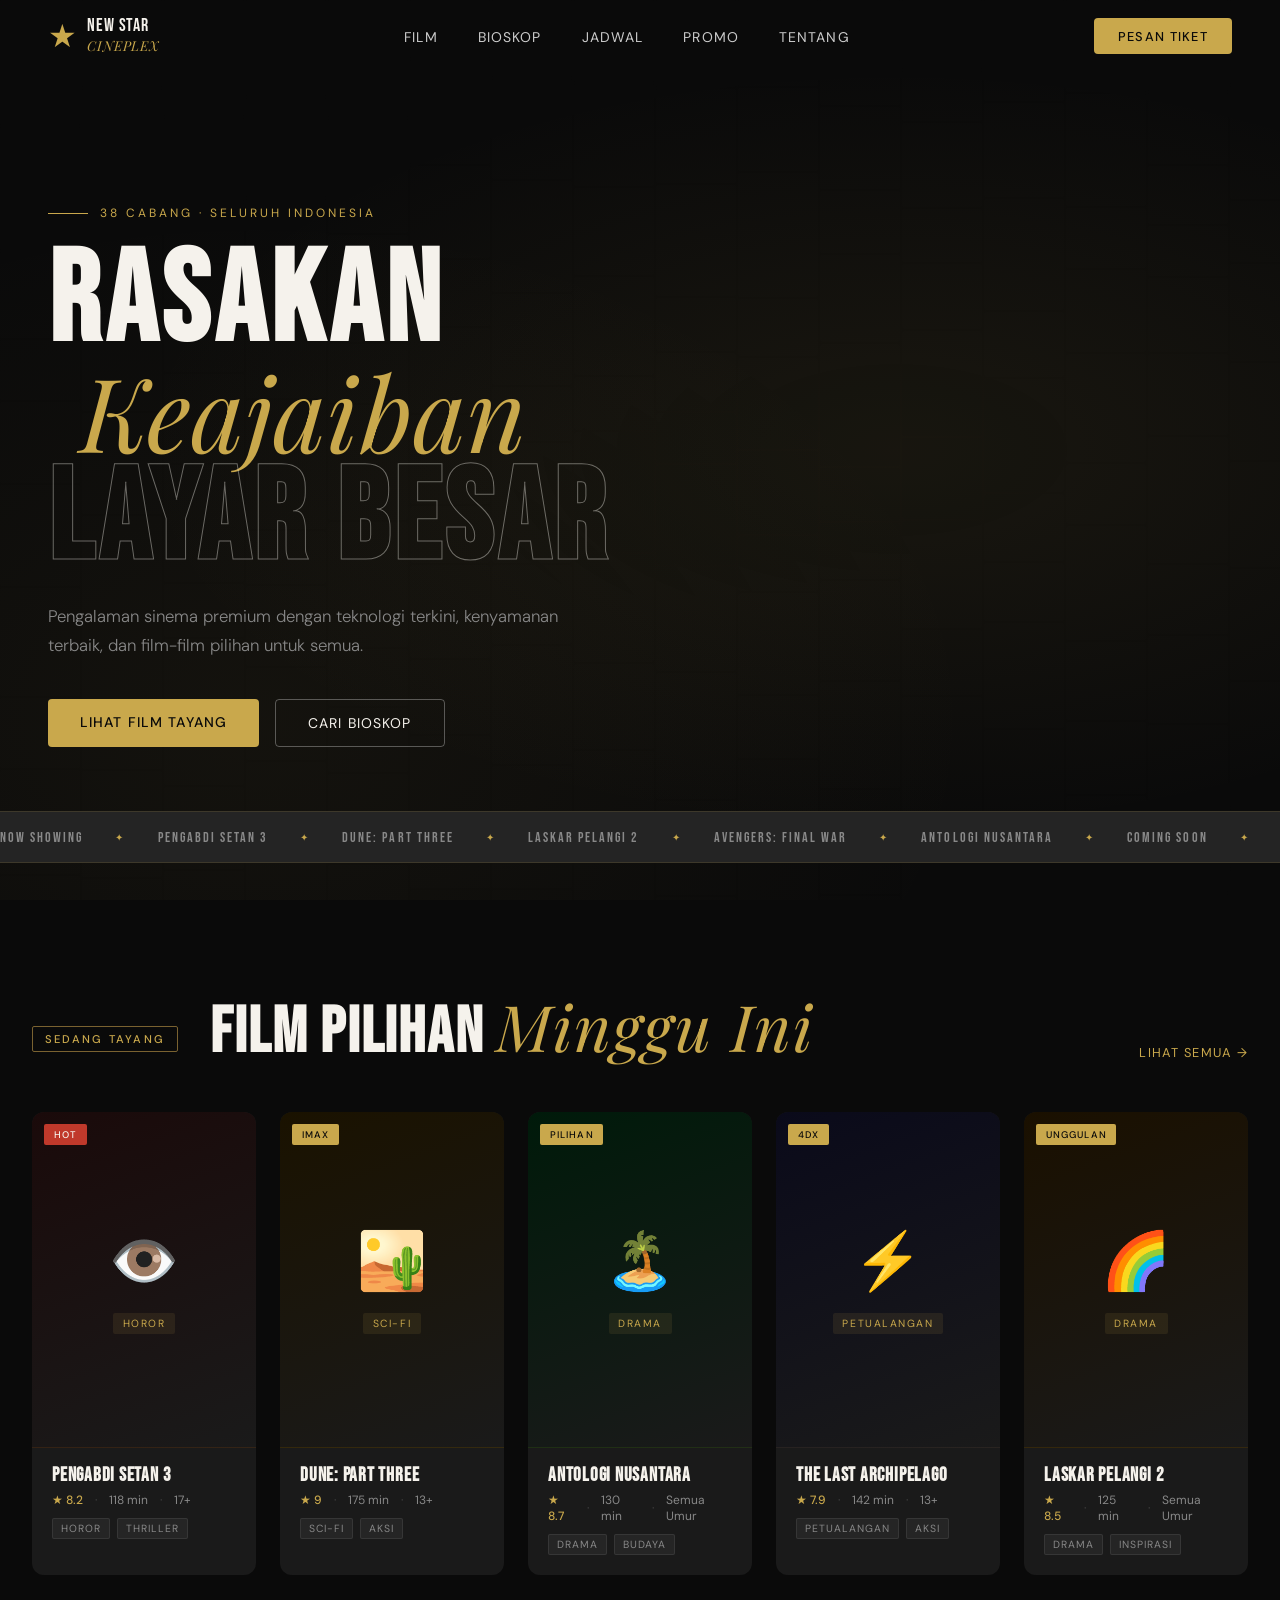
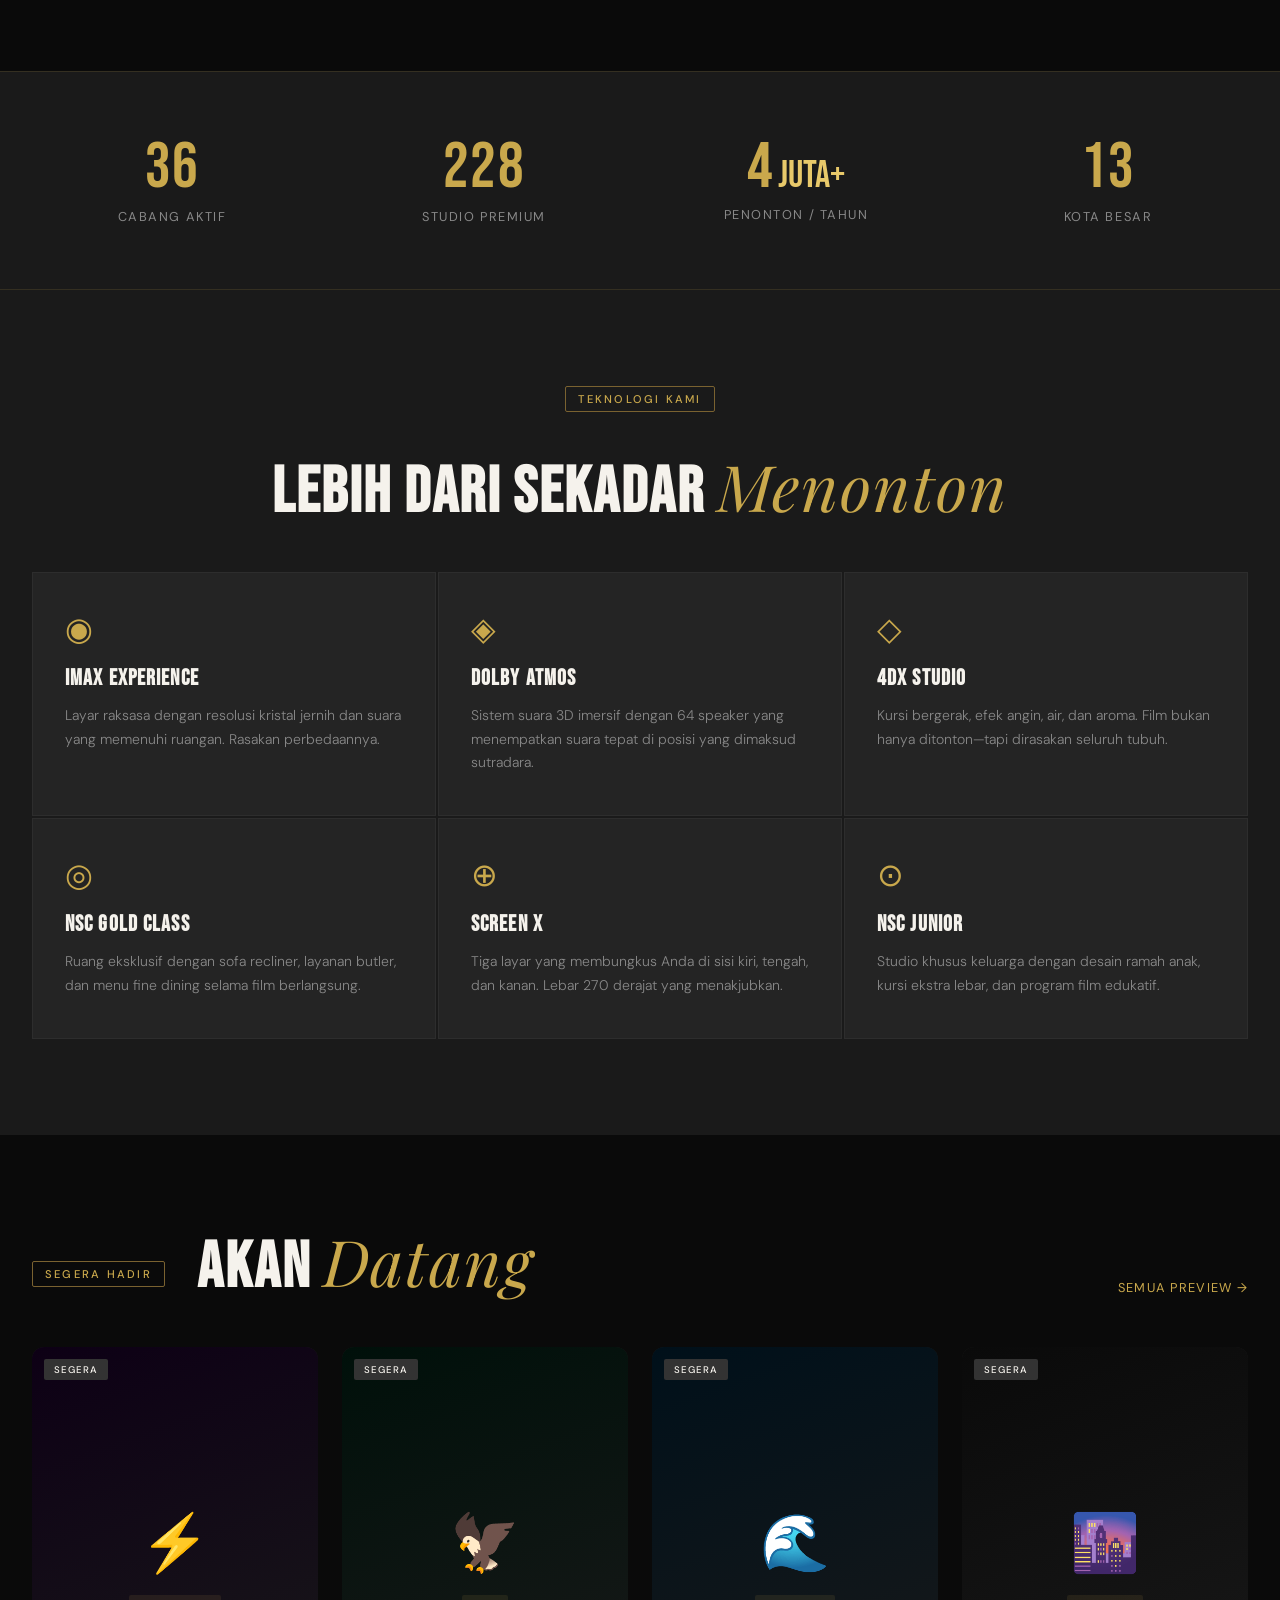
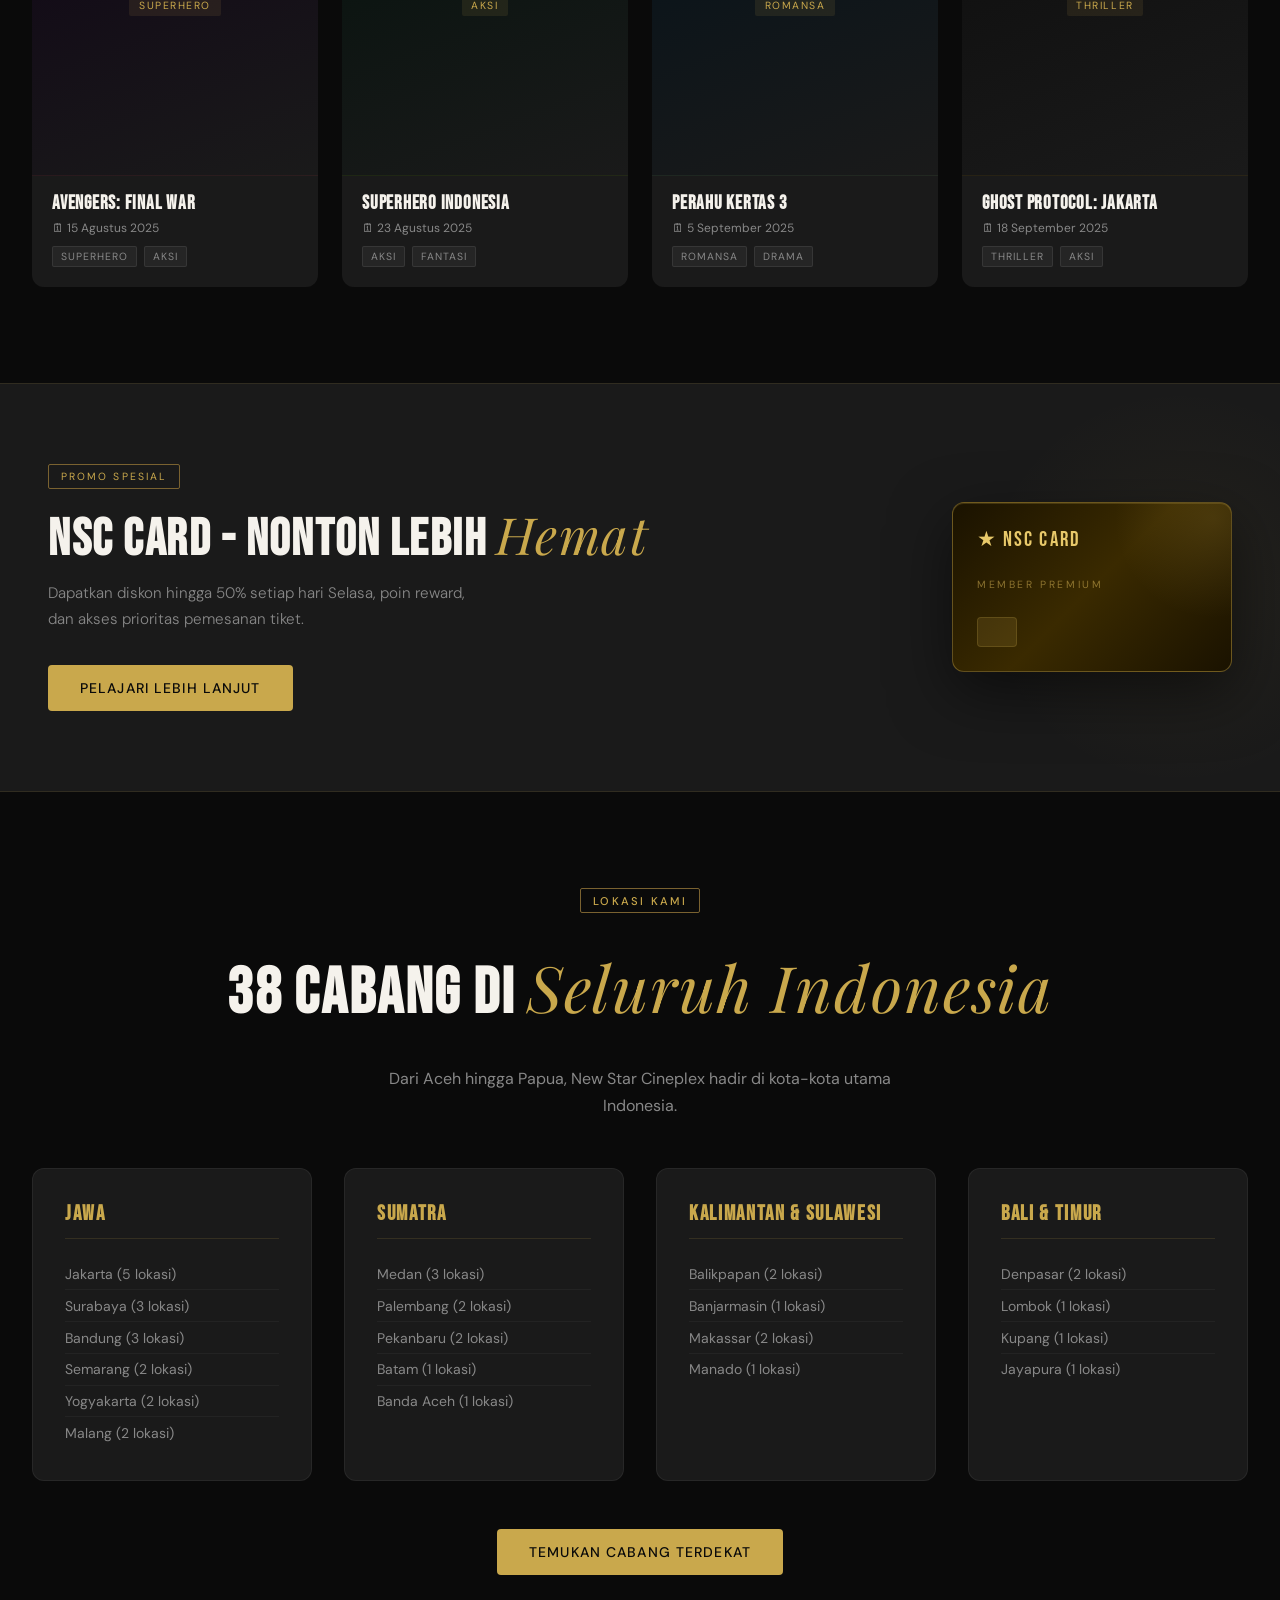
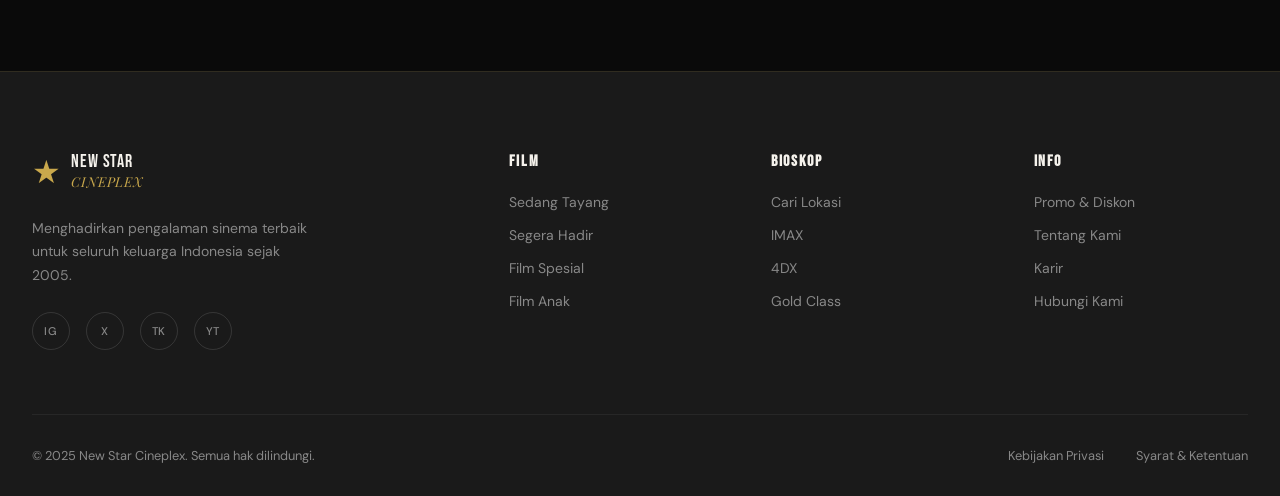
<file: index.html>
<!DOCTYPE html>
<html lang="id">
<head>
  <meta charset="UTF-8" />
  <meta name="viewport" content="width=device-width, initial-scale=1.0" />
  <title>New Star Cineplex</title>
  <link rel="icon" href="favicon.svg" type="image/svg+xml" />
  <link rel="stylesheet" href="css/global.css" />
  <link rel="stylesheet" href="css/home.css" />
  <link rel="preconnect" href="https://fonts.googleapis.com" />
  <link rel="preconnect" href="https://fonts.gstatic.com" crossorigin />
  <link href="https://fonts.googleapis.com/css2?family=Bebas+Neue&family=DM+Sans:ital,wght@0,300;0,400;0,500;1,300&family=Playfair+Display:ital@1&display=swap" rel="stylesheet" />
</head>
<body>

  <!-- CURSOR -->

  <!-- NAV -->
  <nav class="nav" id="nav">
    <a href="index.html" class="nav-logo">
      <span class="logo-star">★</span>
      <span class="logo-text">NEW STAR<br><em>CINEPLEX</em></span>
    </a>
    <ul class="nav-links">
      <li><a href="pages/films.html">Film</a></li>
      <li><a href="pages/cinemas.html">Bioskop</a></li>
      <li><a href="pages/schedule.html">Jadwal</a></li>
      <li><a href="pages/promo.html">Promo</a></li>
      <li><a href="pages/about.html">Tentang</a></li>
    </ul>
    <a href="pages/booking.html" class="btn-book">Pesan Tiket</a>
    <button class="nav-toggle" id="navToggle" aria-label="Menu">
      <span></span><span></span><span></span>
    </button>
  </nav>

  <!-- MOBILE MENU -->
  <div class="mobile-menu" id="mobileMenu">
    <ul>
      <li><a href="pages/films.html">Film</a></li>
      <li><a href="pages/cinemas.html">Bioskop</a></li>
      <li><a href="pages/schedule.html">Jadwal</a></li>
      <li><a href="pages/promo.html">Promo</a></li>
      <li><a href="pages/about.html">Tentang</a></li>
      <li><a href="pages/booking.html" class="btn-book">Pesan Tiket</a></li>
    </ul>
  </div>

  <!-- HERO -->
  <section class="hero">
    <div class="hero-bg">
      <div class="film-strip" id="filmStrip"></div>
    </div>
    <div class="hero-content">
      <p class="hero-tagline">38 Cabang · Seluruh Indonesia</p>
      <h1 class="hero-title">
        <span class="line1">RASAKAN</span>
        <span class="line2"><em>Keajaiban</em></span>
        <span class="line3">LAYAR BESAR</span>
      </h1>
      <p class="hero-sub">Pengalaman sinema premium dengan teknologi terkini, kenyamanan terbaik, dan film-film pilihan untuk semua.</p>
      <div class="hero-cta">
        <a href="pages/films.html" class="btn-primary">Lihat Film Tayang</a>
        <a href="pages/cinemas.html" class="btn-ghost">Cari Bioskop</a>
      </div>
    </div>
    <div class="hero-ticker">
      <div class="ticker-track" id="tickerTrack">
        <span>NOW SHOWING</span><span class="sep">✦</span>
        <span>PENGABDI SETAN 3</span><span class="sep">✦</span>
        <span>DUNE: PART THREE</span><span class="sep">✦</span>
        <span>LASKAR PELANGI 2</span><span class="sep">✦</span>
        <span>AVENGERS: FINAL WAR</span><span class="sep">✦</span>
        <span>ANTOLOGI NUSANTARA</span><span class="sep">✦</span>
        <span>COMING SOON</span><span class="sep">✦</span>
        <span>SUPERHERO INDONESIA</span><span class="sep">✦</span>
        <span>NOW SHOWING</span><span class="sep">✦</span>
        <span>PENGABDI SETAN 3</span><span class="sep">✦</span>
        <span>DUNE: PART THREE</span><span class="sep">✦</span>
        <span>LASKAR PELANGI 2</span><span class="sep">✦</span>
        <span>AVENGERS: FINAL WAR</span><span class="sep">✦</span>
        <span>ANTOLOGI NUSANTARA</span><span class="sep">✦</span>
        <span>COMING SOON</span><span class="sep">✦</span>
        <span>SUPERHERO INDONESIA</span><span class="sep">✦</span>
      </div>
    </div>
  </section>

  <!-- NOW SHOWING -->
  <section class="section-nowshowing">
    <div class="container">
      <div class="section-header">
        <span class="label">Sedang Tayang</span>
        <h2>Film Pilihan <em>Minggu Ini</em></h2>
        <a href="pages/films.html" class="see-all">Lihat Semua →</a>
      </div>
      <div class="films-grid" id="filmsGrid">
        <!-- Populated by JS -->
      </div>
    </div>
  </section>

  <!-- STATS BAND -->
  <section class="stats-band">
    <div class="container">
      <div class="stats-grid">
        <div class="stat-item">
          <span class="stat-num" data-count="38">0</span>
          <span class="stat-label">Cabang Aktif</span>
        </div>
        <div class="stat-item">
          <span class="stat-num" data-count="240">0</span>
          <span class="stat-label">Studio Premium</span>
        </div>
        <div class="stat-num-wrapper stat-item">
          <span class="stat-num" data-count="5">0</span>
          <span class="stat-suffix">Juta+</span>
          <span class="stat-label">Penonton / Tahun</span>
        </div>
        <div class="stat-item">
          <span class="stat-num" data-count="14">0</span>
          <span class="stat-label">Kota Besar</span>
        </div>
      </div>
    </div>
  </section>

  <!-- EXPERIENCE -->
  <section class="section-experience">
    <div class="container">
      <div class="section-header center">
        <span class="label">Teknologi Kami</span>
        <h2>Lebih dari Sekadar <em>Menonton</em></h2>
      </div>
      <div class="exp-grid">
        <div class="exp-card">
          <div class="exp-icon">◉</div>
          <h3>IMAX Experience</h3>
          <p>Layar raksasa dengan resolusi kristal jernih dan suara yang memenuhi ruangan. Rasakan perbedaannya.</p>
        </div>
        <div class="exp-card">
          <div class="exp-icon">◈</div>
          <h3>Dolby Atmos</h3>
          <p>Sistem suara 3D imersif dengan 64 speaker yang menempatkan suara tepat di posisi yang dimaksud sutradara.</p>
        </div>
        <div class="exp-card">
          <div class="exp-icon">◇</div>
          <h3>4DX Studio</h3>
          <p>Kursi bergerak, efek angin, air, dan aroma. Film bukan hanya ditonton—tapi dirasakan seluruh tubuh.</p>
        </div>
        <div class="exp-card">
          <div class="exp-icon">◎</div>
          <h3>NSC Gold Class</h3>
          <p>Ruang eksklusif dengan sofa recliner, layanan butler, dan menu fine dining selama film berlangsung.</p>
        </div>
        <div class="exp-card">
          <div class="exp-icon">⊕</div>
          <h3>Screen X</h3>
          <p>Tiga layar yang membungkus Anda di sisi kiri, tengah, dan kanan. Lebar 270 derajat yang menakjubkan.</p>
        </div>
        <div class="exp-card">
          <div class="exp-icon">⊙</div>
          <h3>NSC Junior</h3>
          <p>Studio khusus keluarga dengan desain ramah anak, kursi ekstra lebar, dan program film edukatif.</p>
        </div>
      </div>
    </div>
  </section>

  <!-- COMING SOON -->
  <section class="section-coming">
    <div class="container">
      <div class="section-header">
        <span class="label">Segera Hadir</span>
        <h2>Akan <em>Datang</em></h2>
        <a href="pages/films.html?tab=soon" class="see-all">Semua Preview →</a>
      </div>
      <div class="coming-grid" id="comingGrid">
        <!-- Populated by JS -->
      </div>
    </div>
  </section>

  <!-- PROMO BANNER -->
  <section class="promo-banner">
    <div class="promo-content">
      <span class="promo-badge">Promo Spesial</span>
      <h2>NSC CARD - Nonton Lebih <em>Hemat</em></h2>
      <p>Dapatkan diskon hingga 50% setiap hari Selasa, poin reward, dan akses prioritas pemesanan tiket.</p>
      <a href="pages/promo.html" class="btn-primary">Pelajari Lebih Lanjut</a>
    </div>
    <div class="promo-visual">
      <div class="card-mockup">
        <span class="card-logo">★ NSC CARD</span>
        <span class="card-name">MEMBER PREMIUM</span>
        <div class="card-dots"></div>
      </div>
    </div>
  </section>

  <!-- BRANCHES MAP TEASER -->
  <section class="section-branches">
    <div class="container">
      <div class="section-header center">
        <span class="label">Lokasi Kami</span>
        <h2>38 Cabang di <em>Seluruh Indonesia</em></h2>
        <p class="section-sub">Dari Aceh hingga Papua, New Star Cineplex hadir di kota-kota utama Indonesia.</p>
      </div>
      <div class="branches-islands">
        <div class="island-group">
          <h4>Jawa</h4>
          <ul>
            <li>Jakarta (5 lokasi)</li>
            <li>Surabaya (3 lokasi)</li>
            <li>Bandung (3 lokasi)</li>
            <li>Semarang (2 lokasi)</li>
            <li>Yogyakarta (2 lokasi)</li>
            <li>Malang (2 lokasi)</li>
          </ul>
        </div>
        <div class="island-group">
          <h4>Sumatra</h4>
          <ul>
            <li>Medan (3 lokasi)</li>
            <li>Palembang (2 lokasi)</li>
            <li>Pekanbaru (2 lokasi)</li>
            <li>Batam (1 lokasi)</li>
            <li>Banda Aceh (1 lokasi)</li>
          </ul>
        </div>
        <div class="island-group">
          <h4>Kalimantan & Sulawesi</h4>
          <ul>
            <li>Balikpapan (2 lokasi)</li>
            <li>Banjarmasin (1 lokasi)</li>
            <li>Makassar (2 lokasi)</li>
            <li>Manado (1 lokasi)</li>
          </ul>
        </div>
        <div class="island-group">
          <h4>Bali & Timur</h4>
          <ul>
            <li>Denpasar (2 lokasi)</li>
            <li>Lombok (1 lokasi)</li>
            <li>Kupang (1 lokasi)</li>
            <li>Jayapura (1 lokasi)</li>
          </ul>
        </div>
      </div>
      <div class="center" style="margin-top:3rem;">
        <a href="pages/cinemas.html" class="btn-primary">Temukan Cabang Terdekat</a>
      </div>
    </div>
  </section>

  <!-- FOOTER -->
  <footer class="footer">
    <div class="container">
      <div class="footer-grid">
        <div class="footer-brand">
          <a href="index.html" class="nav-logo">
            <span class="logo-star">★</span>
            <span class="logo-text">NEW STAR<br><em>CINEPLEX</em></span>
          </a>
          <p>Menghadirkan pengalaman sinema terbaik untuk seluruh keluarga Indonesia sejak 2005.</p>
          <div class="socials">
            <a href="#" aria-label="Instagram">IG</a>
            <a href="#" aria-label="Twitter/X">X</a>
            <a href="#" aria-label="TikTok">TK</a>
            <a href="#" aria-label="YouTube">YT</a>
          </div>
        </div>
        <div class="footer-col">
          <h5>Film</h5>
          <ul>
            <li><a href="pages/films.html">Sedang Tayang</a></li>
            <li><a href="pages/films.html?tab=soon">Segera Hadir</a></li>
            <li><a href="pages/films.html?tab=special">Film Spesial</a></li>
            <li><a href="pages/films.html?tab=kids">Film Anak</a></li>
          </ul>
        </div>
        <div class="footer-col">
          <h5>Bioskop</h5>
          <ul>
            <li><a href="pages/cinemas.html">Cari Lokasi</a></li>
            <li><a href="pages/cinemas.html?type=imax">IMAX</a></li>
            <li><a href="pages/cinemas.html?type=4dx">4DX</a></li>
            <li><a href="pages/cinemas.html?type=gold">Gold Class</a></li>
          </ul>
        </div>
        <div class="footer-col">
          <h5>Info</h5>
          <ul>
            <li><a href="pages/promo.html">Promo & Diskon</a></li>
            <li><a href="pages/about.html">Tentang Kami</a></li>
            <li><a href="pages/about.html#career">Karir</a></li>
            <li><a href="pages/about.html#contact">Hubungi Kami</a></li>
          </ul>
        </div>
      </div>
      <div class="footer-bottom">
        <p>© 2025 New Star Cineplex. Semua hak dilindungi.</p>
        <div class="footer-legal">
          <a href="#">Kebijakan Privasi</a>
          <a href="#">Syarat & Ketentuan</a>
        </div>
      </div>
    </div>
  </footer>

  <script src="js/data.js"></script>
  <script src="js/main.js"></script>
</body>
</html>
</file>
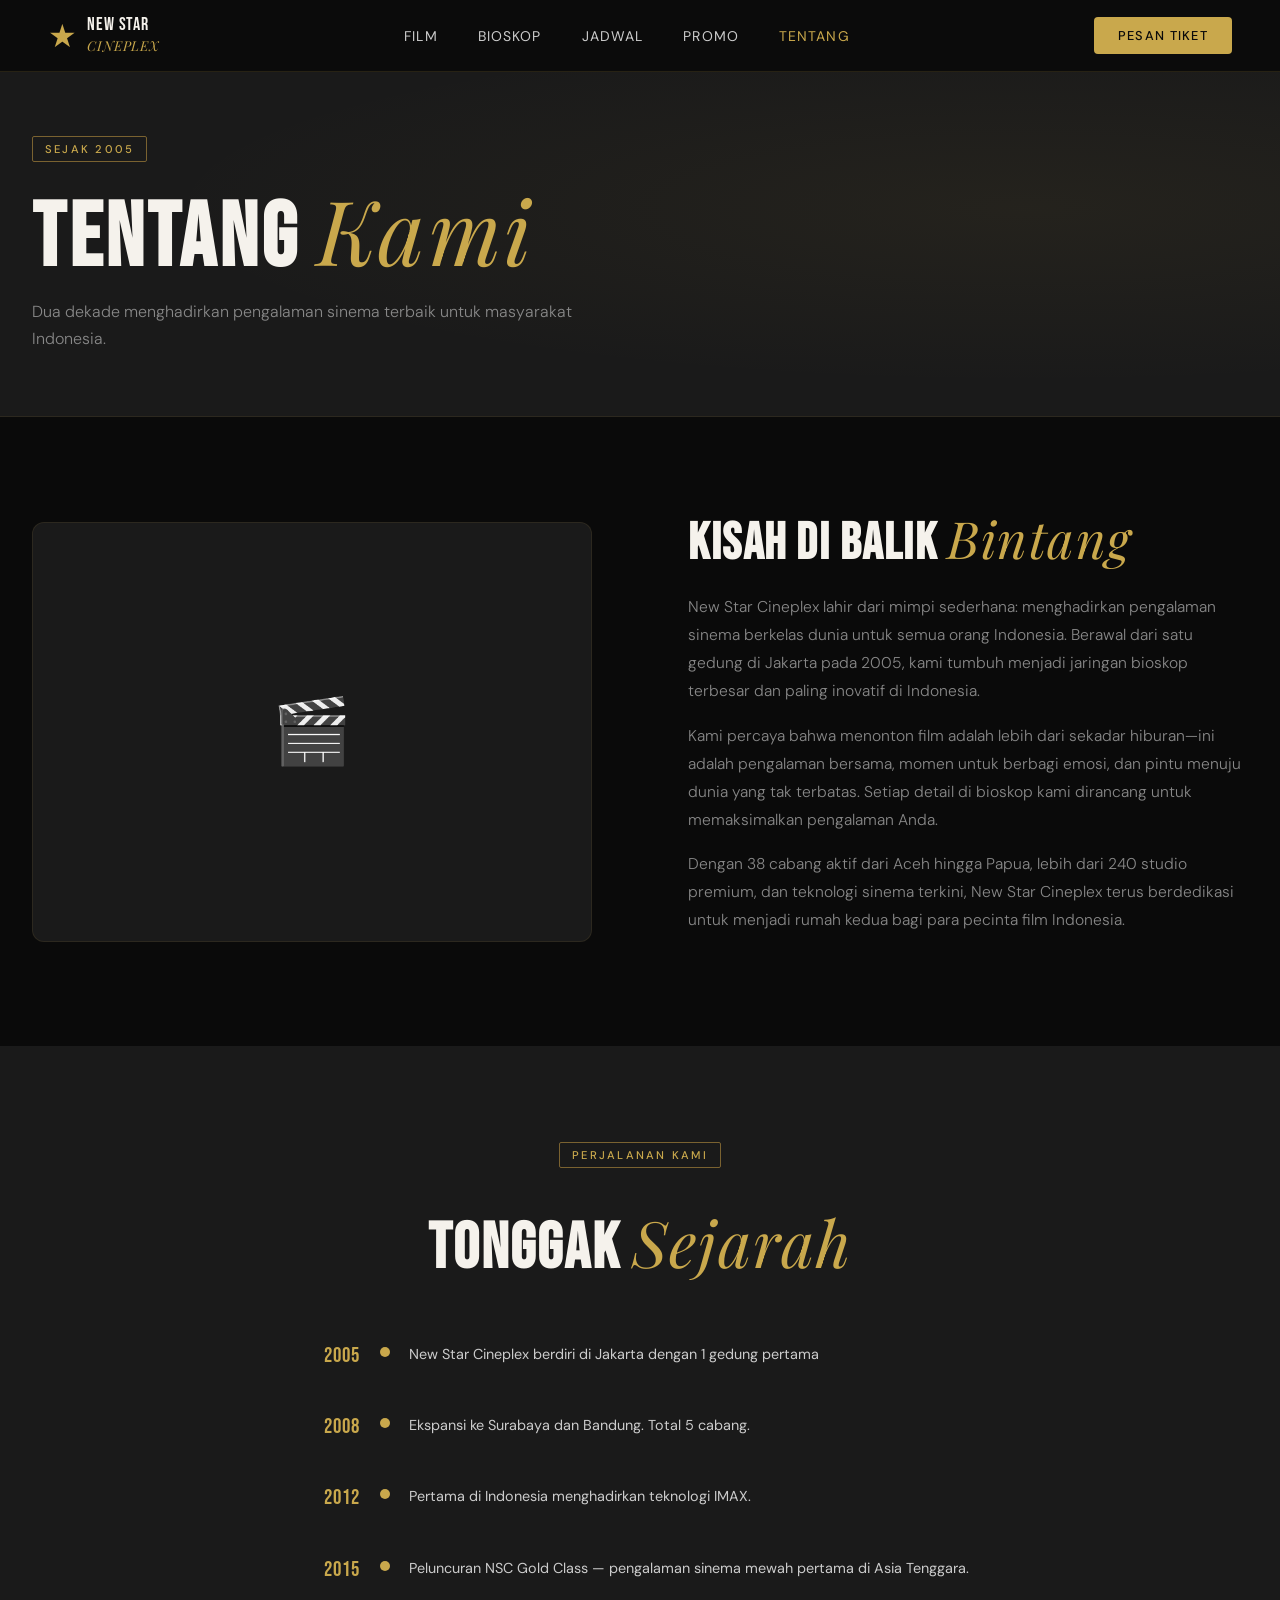
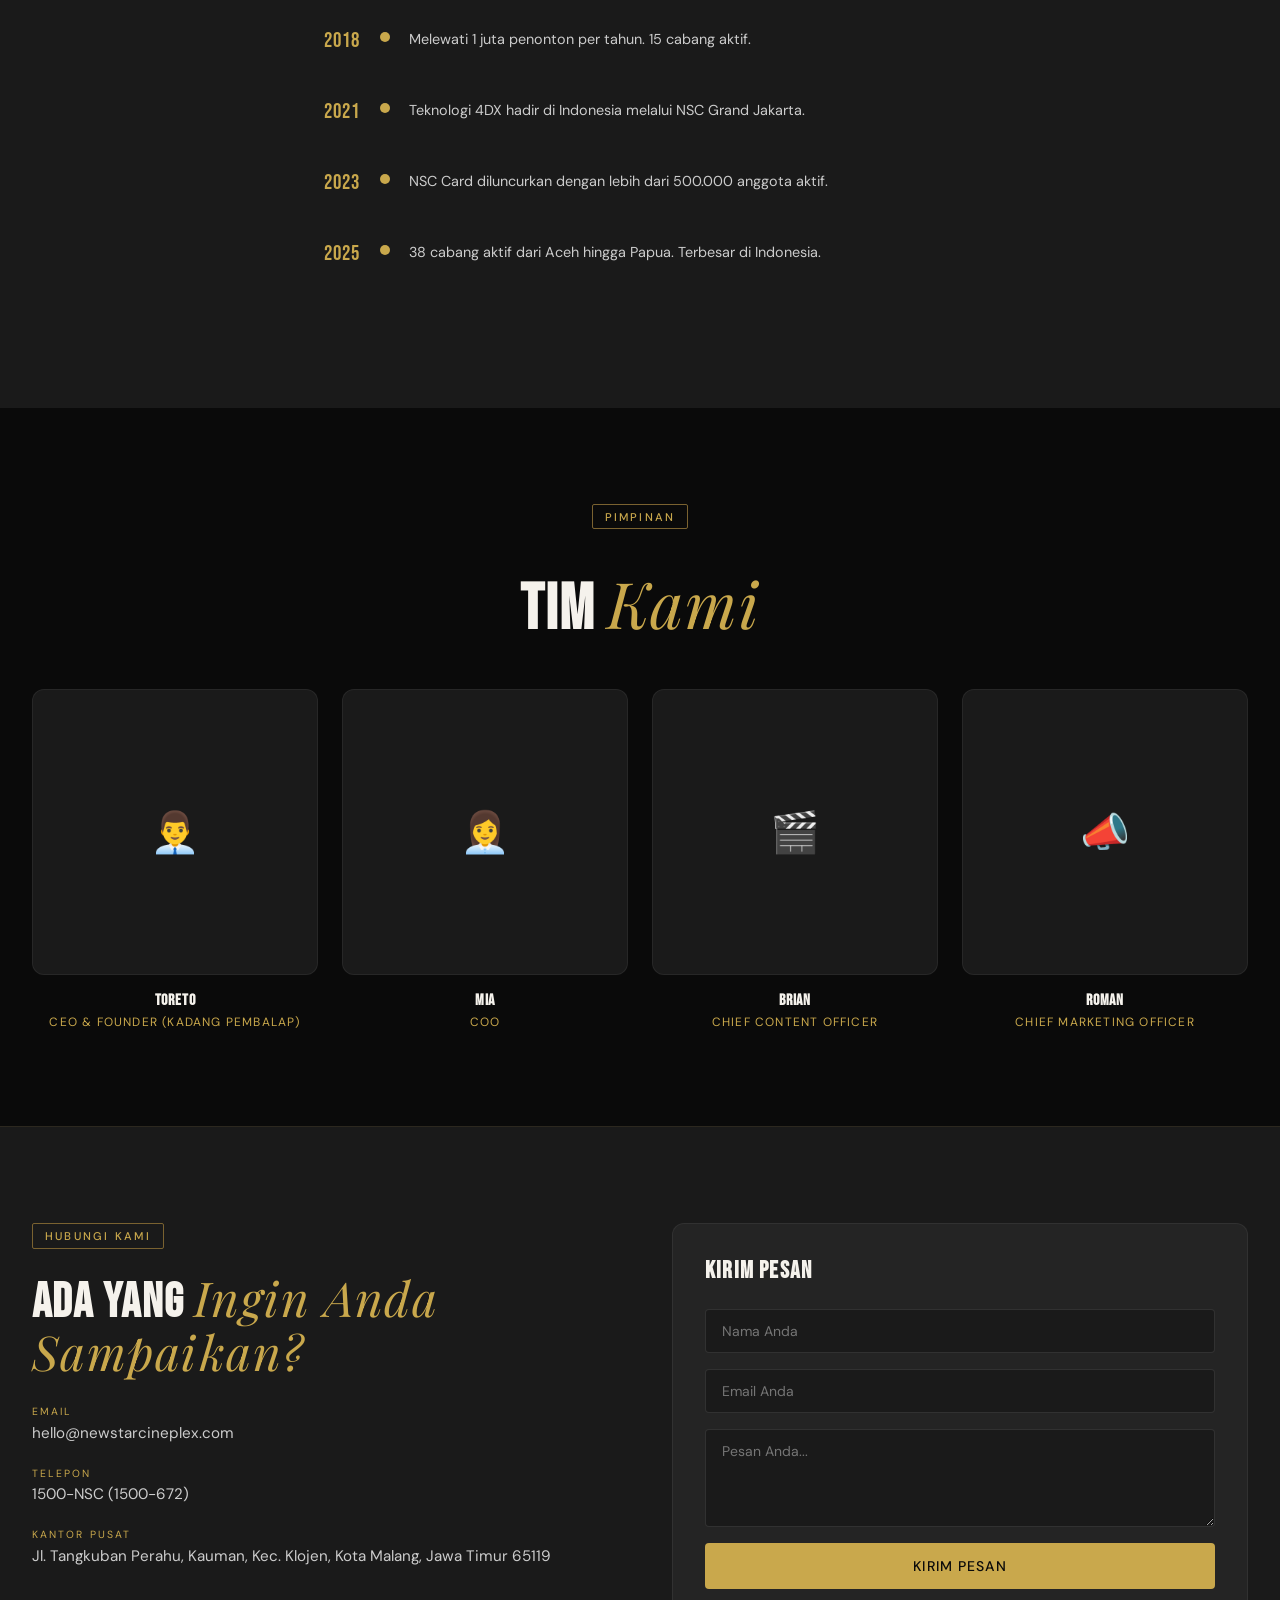
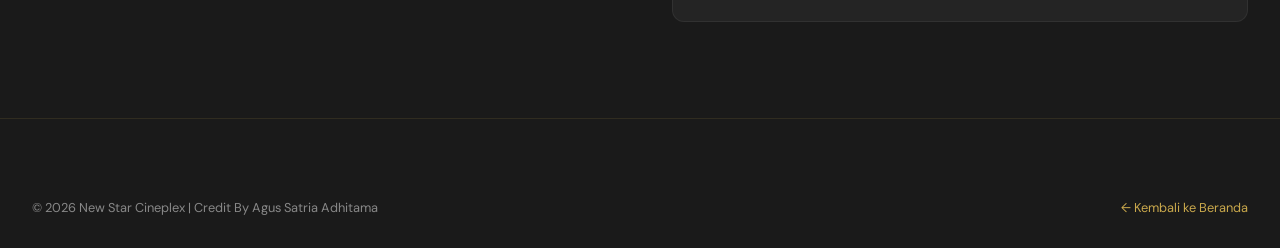
<file: pages/about.html>
<!DOCTYPE html>
<html lang="id">
<head>
  <meta charset="UTF-8" />
  <link rel="icon" href="../favicon.svg" type="image/svg+xml" />
  <meta name="viewport" content="width=device-width, initial-scale=1.0" />
  <title>Tentang Kami - New Star Cineplex</title>
  <link rel="stylesheet" href="../css/global.css" />
  <link rel="stylesheet" href="../css/pages.css" />
  <link href="https://fonts.googleapis.com/css2?family=Bebas+Neue&family=DM+Sans:ital,wght@0,300;0,400;0,500;1,300&family=Playfair+Display:ital@1&display=swap" rel="stylesheet" />
</head>
<body>
  <div class="cursor" id="cursor"></div>
  <div class="cursor-follower" id="cursorFollower"></div>

  <nav class="nav scrolled" id="nav">
    <a href="../index.html" class="nav-logo">
      <span class="logo-star">★</span>
      <span class="logo-text">NEW STAR<br><em>CINEPLEX</em></span>
    </a>
    <ul class="nav-links">
      <li><a href="films.html">Film</a></li>
      <li><a href="cinemas.html">Bioskop</a></li>
      <li><a href="schedule.html">Jadwal</a></li>
      <li><a href="promo.html">Promo</a></li>
      <li><a href="about.html" style="color:var(--gold)">Tentang</a></li>
    </ul>
    <a href="booking.html" class="btn-book">Pesan Tiket</a>
    <button class="nav-toggle" id="navToggle"><span></span><span></span><span></span></button>
  </nav>
  <div class="mobile-menu" id="mobileMenu">
    <ul>
      <li><a href="films.html">Film</a></li>
      <li><a href="cinemas.html">Bioskop</a></li>
      <li><a href="schedule.html">Jadwal</a></li>
      <li><a href="promo.html">Promo</a></li>
      <li><a href="about.html">Tentang</a></li>
      <li><a href="booking.html" class="btn-book">Pesan Tiket</a></li>
    </ul>
  </div>

  <section class="page-hero">
    <div class="container">
      <span class="label">Sejak 2005</span>
      <h1>Tentang <em>Kami</em></h1>
      <p>Dua dekade menghadirkan pengalaman sinema terbaik untuk masyarakat Indonesia.</p>
    </div>
  </section>

  <!-- STORY -->
  <section class="about-section" style="background:var(--black);">
    <div class="container">
      <div class="about-grid">
        <div class="about-visual">🎬</div>
        <div class="about-text">
          <h2>Kisah di Balik <em>Bintang</em></h2>
          <p>New Star Cineplex lahir dari mimpi sederhana: menghadirkan pengalaman sinema berkelas dunia untuk semua orang Indonesia. Berawal dari satu gedung di Jakarta pada 2005, kami tumbuh menjadi jaringan bioskop terbesar dan paling inovatif di Indonesia.</p>
          <p>Kami percaya bahwa menonton film adalah lebih dari sekadar hiburan—ini adalah pengalaman bersama, momen untuk berbagi emosi, dan pintu menuju dunia yang tak terbatas. Setiap detail di bioskop kami dirancang untuk memaksimalkan pengalaman Anda.</p>
          <p>Dengan 38 cabang aktif dari Aceh hingga Papua, lebih dari 240 studio premium, dan teknologi sinema terkini, New Star Cineplex terus berdedikasi untuk menjadi rumah kedua bagi para pecinta film Indonesia.</p>
        </div>
      </div>
    </div>
  </section>

  <!-- MILESTONES -->
  <section style="padding:6rem 0; background:var(--dark2);">
    <div class="container">
      <div class="section-header center" style="margin-bottom:4rem;">
        <span class="label">Perjalanan Kami</span>
        <h2>Tonggak <em>Sejarah</em></h2>
      </div>
      <div id="timeline" style="max-width:700px; margin:0 auto;"></div>
    </div>
  </section>

  <!-- TEAM -->
  <section id="team" style="padding:6rem 0; background:var(--black);">
    <div class="container">
      <div class="section-header center" style="margin-bottom:3rem;">
        <span class="label">Pimpinan</span>
        <h2>Tim <em>Kami</em></h2>
      </div>
      <div class="team-grid" id="teamGrid"></div>
    </div>
  </section>

  <!-- CONTACT -->
  <section id="contact" style="padding:6rem 0; background:var(--dark2); border-top:1px solid rgba(201,168,76,0.1);">
    <div class="container">
      <div style="display:grid; grid-template-columns:1fr 1fr; gap:4rem;">
        <div>
          <span class="label">Hubungi Kami</span>
          <h2 style="font-family:var(--font-display); font-size:3rem; letter-spacing:0.03em; line-height:1; margin:0.75rem 0 1.5rem;">Ada yang <em style="color:var(--gold)">Ingin Anda Sampaikan?</em></h2>
          <div style="display:flex; flex-direction:column; gap:1.5rem;">
            <div>
              <div style="font-size:0.65rem; letter-spacing:0.2em; text-transform:uppercase; color:var(--gold); margin-bottom:0.3rem;">Email</div>
              <div style="font-size:0.95rem; color:var(--gray-light);">hello@newstarcineplex.com</div>
            </div>
            <div>
              <div style="font-size:0.65rem; letter-spacing:0.2em; text-transform:uppercase; color:var(--gold); margin-bottom:0.3rem;">Telepon</div>
              <div style="font-size:0.95rem; color:var(--gray-light);">1500-NSC (1500-672)</div>
            </div>
            <div>
              <div style="font-size:0.65rem; letter-spacing:0.2em; text-transform:uppercase; color:var(--gold); margin-bottom:0.3rem;">Kantor Pusat</div>
              <div style="font-size:0.95rem; color:var(--gray-light);">Jl. Tangkuban Perahu, Kauman, Kec. Klojen, Kota Malang, Jawa Timur 65119</div>
            </div>
          </div>
        </div>
        <div>
          <div style="background:var(--dark3); border:1px solid rgba(255,255,255,0.06); border-radius:var(--radius-lg); padding:2rem;">
            <h3 style="font-family:var(--font-display); font-size:1.5rem; letter-spacing:0.05em; margin-bottom:1.5rem;">Kirim Pesan</h3>
            <div style="display:flex; flex-direction:column; gap:1rem;">
              <input type="text" placeholder="Nama Anda" style="background:var(--dark2); border:1px solid rgba(255,255,255,0.1); color:var(--white); padding:0.75rem 1rem; border-radius:var(--radius); font-family:var(--font-body); font-size:0.875rem; outline:none; width:100%;" />
              <input type="email" placeholder="Email Anda" style="background:var(--dark2); border:1px solid rgba(255,255,255,0.1); color:var(--white); padding:0.75rem 1rem; border-radius:var(--radius); font-family:var(--font-body); font-size:0.875rem; outline:none; width:100%;" />
              <textarea placeholder="Pesan Anda..." rows="4" style="background:var(--dark2); border:1px solid rgba(255,255,255,0.1); color:var(--white); padding:0.75rem 1rem; border-radius:var(--radius); font-family:var(--font-body); font-size:0.875rem; outline:none; width:100%; resize:vertical;"></textarea>
              <button class="btn-primary" style="width:100%;">Kirim Pesan</button>
            </div>
          </div>
        </div>
      </div>
    </div>
  </section>

  <footer class="footer">
    <div class="container">
      <div class="footer-bottom" style="border-top:none; padding-top:0;">
        <p>© 2026 New Star Cineplex | Credit By Agus Satria Adhitama</p>
        <a href="../index.html" style="color:var(--gold); font-size:0.8rem;">← Kembali ke Beranda</a>
      </div>
    </div>
  </footer>

  <script src="../js/data.js"></script>
  <script src="../js/pages.js"></script>
  <script>renderAboutPage();</script>
</body>
</html>
</file>
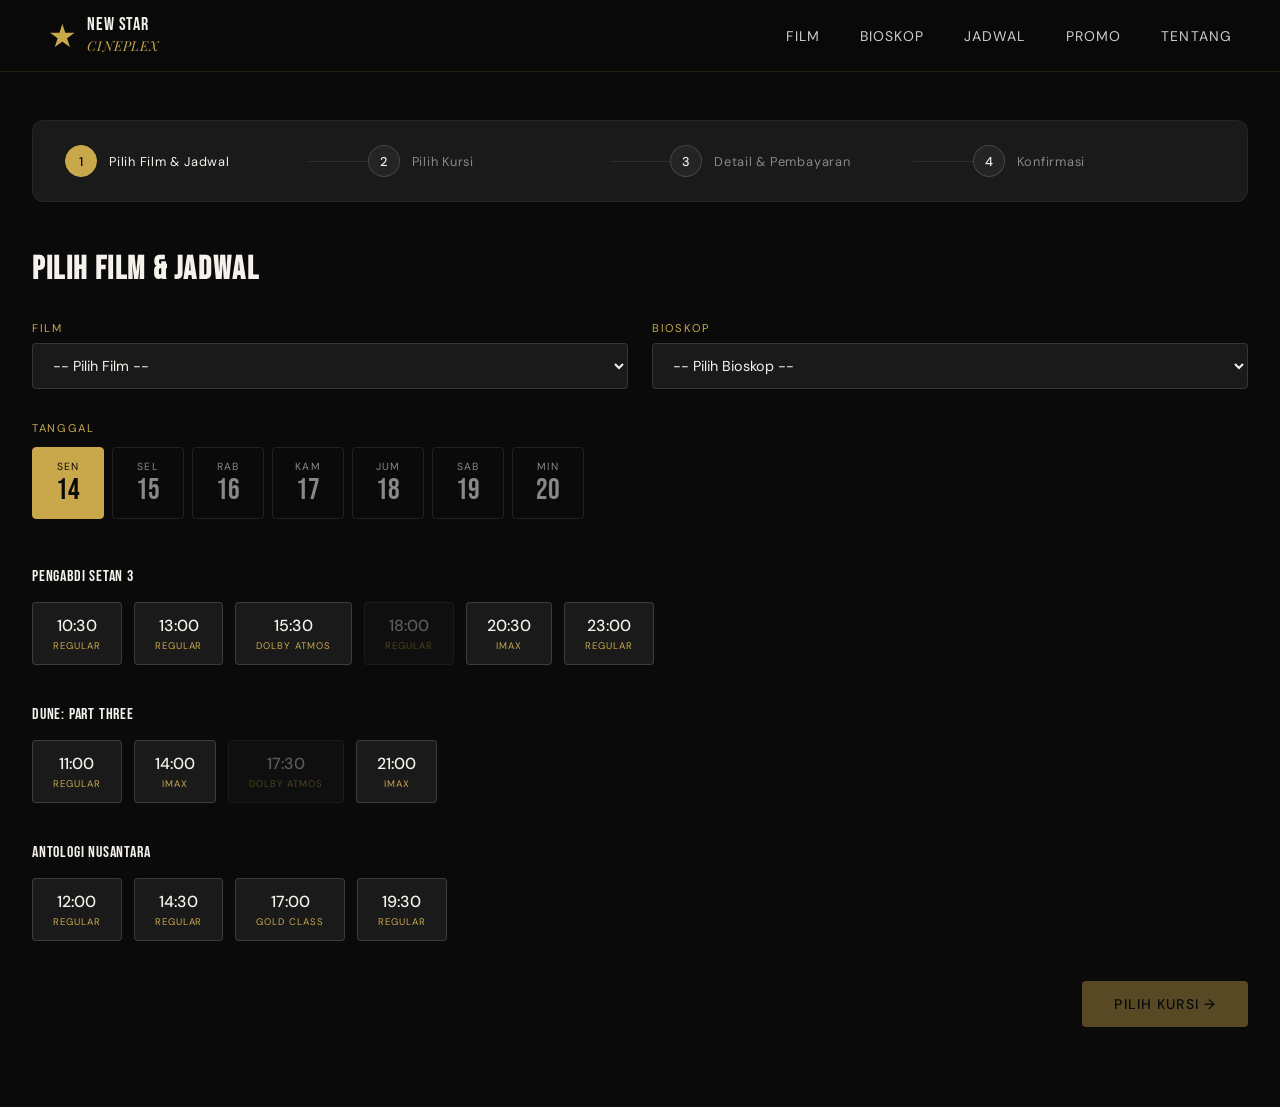
<file: pages/booking.html>
<!DOCTYPE html>
<html lang="id">
<head>
  <meta charset="UTF-8" />
  <link rel="icon" href="../favicon.svg" type="image/svg+xml" />
  <meta name="viewport" content="width=device-width, initial-scale=1.0" />
  <title>Pesan Tiket - New Star Cineplex</title>
  <link rel="stylesheet" href="../css/global.css" />
  <link rel="stylesheet" href="../css/pages.css" />
  <link href="https://fonts.googleapis.com/css2?family=Bebas+Neue&family=DM+Sans:ital,wght@0,300;0,400;0,500;1,300&family=Playfair+Display:ital@1&display=swap" rel="stylesheet" />
</head>
<body>
  <div class="cursor" id="cursor"></div>
  <div class="cursor-follower" id="cursorFollower"></div>

  <nav class="nav scrolled">
    <a href="../index.html" class="nav-logo">
      <span class="logo-star">★</span>
      <span class="logo-text">NEW STAR<br><em>CINEPLEX</em></span>
    </a>
    <ul class="nav-links">
      <li><a href="films.html">Film</a></li>
      <li><a href="cinemas.html">Bioskop</a></li>
      <li><a href="schedule.html">Jadwal</a></li>
      <li><a href="promo.html">Promo</a></li>
      <li><a href="about.html">Tentang</a></li>
    </ul>
  </nav>

  <div class="booking-container">
    <div class="container">
      <!-- STEPS -->
      <div class="booking-steps">
        <div class="step active" id="step1">
          <div class="step-num">1</div>
          <span class="step-label">Pilih Film & Jadwal</span>
        </div>
        <div class="step-divider"></div>
        <div class="step" id="step2">
          <div class="step-num">2</div>
          <span class="step-label">Pilih Kursi</span>
        </div>
        <div class="step-divider"></div>
        <div class="step" id="step3">
          <div class="step-num">3</div>
          <span class="step-label">Detail & Pembayaran</span>
        </div>
        <div class="step-divider"></div>
        <div class="step" id="step4">
          <div class="step-num">4</div>
          <span class="step-label">Konfirmasi</span>
        </div>
      </div>

      <!-- STEP 1: Film Selection -->
      <div id="bookStep1">
        <h2 style="font-family:var(--font-display); font-size:2rem; letter-spacing:0.05em; margin-bottom:2rem;">Pilih Film & Jadwal</h2>
        <div style="display:grid; grid-template-columns:1fr 1fr; gap:1.5rem; margin-bottom:2rem;">
          <div>
            <label style="font-size:0.7rem; letter-spacing:0.15em; text-transform:uppercase; color:var(--gold); display:block; margin-bottom:0.5rem;">Film</label>
            <select id="filmSelect" style="background:var(--dark2); border:1px solid rgba(255,255,255,0.12); color:var(--white); padding:0.75rem 1rem; border-radius:var(--radius); font-family:var(--font-body); width:100%; font-size:0.9rem;">
              <option value="">-- Pilih Film --</option>
            </select>
          </div>
          <div>
            <label style="font-size:0.7rem; letter-spacing:0.15em; text-transform:uppercase; color:var(--gold); display:block; margin-bottom:0.5rem;">Bioskop</label>
            <select id="cinemaSelectBook" style="background:var(--dark2); border:1px solid rgba(255,255,255,0.12); color:var(--white); padding:0.75rem 1rem; border-radius:var(--radius); font-family:var(--font-body); width:100%; font-size:0.9rem;">
              <option value="">-- Pilih Bioskop --</option>
            </select>
          </div>
        </div>
        <div style="margin-bottom:2rem;">
          <label style="font-size:0.7rem; letter-spacing:0.15em; text-transform:uppercase; color:var(--gold); display:block; margin-bottom:0.75rem;">Tanggal</label>
          <div class="schedule-date-tabs" id="bookDateTabs"></div>
        </div>
        <div id="bookShowtimes"></div>
        <div style="margin-top:2rem; text-align:right;">
          <button class="btn-primary" id="goToSeats" disabled style="opacity:0.4; cursor:not-allowed;">Pilih Kursi →</button>
        </div>
      </div>

      <!-- STEP 2: Seat Selection -->
      <div id="bookStep2" style="display:none;">
        <div style="display:grid; grid-template-columns:1fr 340px; gap:2rem; align-items:start;">
          <div>
            <h2 style="font-family:var(--font-display); font-size:2rem; letter-spacing:0.05em; margin-bottom:0.5rem;">Pilih Kursi</h2>
            <p style="color:var(--gray); font-size:0.875rem; margin-bottom:2rem;">Klik kursi yang tersedia untuk memilih. Klik lagi untuk membatalkan pilihan.</p>
            <div class="seat-map-section" id="seatMap"></div>
          </div>
          <div>
            <div class="ticket-summary" id="ticketSummary">
              <h3>Ringkasan Tiket</h3>
              <div id="summaryContent">
                <p style="color:var(--gray); font-size:0.875rem;">Pilih kursi untuk melihat detail.</p>
              </div>
            </div>
          </div>
        </div>
        <div style="margin-top:2rem; display:flex; gap:1rem; justify-content:space-between;">
          <button class="btn-ghost" id="backToStep1">← Kembali</button>
          <button class="btn-primary" id="goToPayment" disabled style="opacity:0.4; cursor:not-allowed;">Lanjut ke Pembayaran →</button>
        </div>
      </div>

      <!-- STEP 3: Payment -->
      <div id="bookStep3" style="display:none;">
        <h2 style="font-family:var(--font-display); font-size:2rem; letter-spacing:0.05em; margin-bottom:2rem;">Detail & Pembayaran</h2>
        <div style="display:grid; grid-template-columns:1fr 340px; gap:2rem;">
          <div style="display:flex; flex-direction:column; gap:1.5rem;">
            <div style="background:var(--dark2); border:1px solid rgba(255,255,255,0.06); border-radius:var(--radius-lg); padding:1.75rem;">
              <h3 style="font-family:var(--font-display); letter-spacing:0.06em; margin-bottom:1.25rem; font-size:1.2rem;">Data Pemesan</h3>
              <div style="display:flex; flex-direction:column; gap:1rem;">
                <input type="text" placeholder="Nama Lengkap" style="background:var(--dark3); border:1px solid rgba(255,255,255,0.1); color:var(--white); padding:0.75rem 1rem; border-radius:var(--radius); font-family:var(--font-body); font-size:0.875rem; outline:none; width:100%;" />
                <input type="email" placeholder="Alamat Email" style="background:var(--dark3); border:1px solid rgba(255,255,255,0.1); color:var(--white); padding:0.75rem 1rem; border-radius:var(--radius); font-family:var(--font-body); font-size:0.875rem; outline:none; width:100%;" />
                <input type="tel" placeholder="Nomor Handphone" style="background:var(--dark3); border:1px solid rgba(255,255,255,0.1); color:var(--white); padding:0.75rem 1rem; border-radius:var(--radius); font-family:var(--font-body); font-size:0.875rem; outline:none; width:100%;" />
              </div>
            </div>
            <div style="background:var(--dark2); border:1px solid rgba(255,255,255,0.06); border-radius:var(--radius-lg); padding:1.75rem;">
              <h3 style="font-family:var(--font-display); letter-spacing:0.06em; margin-bottom:1.25rem; font-size:1.2rem;">Metode Pembayaran</h3>
              <div style="display:grid; grid-template-columns:repeat(3,1fr); gap:0.75rem;" id="paymentMethods"></div>
            </div>
          </div>
          <div class="ticket-summary" id="ticketSummary2" style="position:sticky; top:calc(var(--nav-h) + 1rem);"></div>
        </div>
        <div style="margin-top:2rem; display:flex; gap:1rem; justify-content:space-between;">
          <button class="btn-ghost" id="backToStep2">← Kembali</button>
          <button class="btn-primary" id="confirmOrder">Bayar Sekarang ★</button>
        </div>
      </div>

      <!-- STEP 4: Confirmation -->
      <div id="bookStep4" style="display:none; text-align:center; padding:4rem 0;">
        <div style="font-size:5rem; margin-bottom:1.5rem;">🎟️</div>
        <h2 style="font-family:var(--font-display); font-size:3rem; letter-spacing:0.05em; margin-bottom:1rem; color:var(--gold);">Pemesanan Berhasil!</h2>
        <p style="color:var(--gray); max-width:480px; margin:0 auto 2rem; line-height:1.7;">Tiket Anda telah dikonfirmasi. E-tiket akan dikirim ke email Anda dalam beberapa menit. Tunjukkan e-tiket di loket atau scan di turnstile bioskop.</p>
        <div style="display:inline-block; background:var(--dark2); border:1px solid rgba(201,168,76,0.2); border-radius:var(--radius-lg); padding:2rem; margin-bottom:2rem; text-align:left; min-width:300px;" id="confirmTicket"></div>
        <div style="display:flex; gap:1rem; justify-content:center; flex-wrap:wrap;">
          <a href="films.html" class="btn-primary">Lihat Film Lainnya</a>
          <a href="../index.html" class="btn-ghost">Kembali ke Beranda</a>
        </div>
      </div>

    </div>
  </div>

  <script src="../js/data.js"></script>
  <script src="../js/pages.js"></script>
  <script>renderBookingPage();</script>
</body>
</html>
</file>
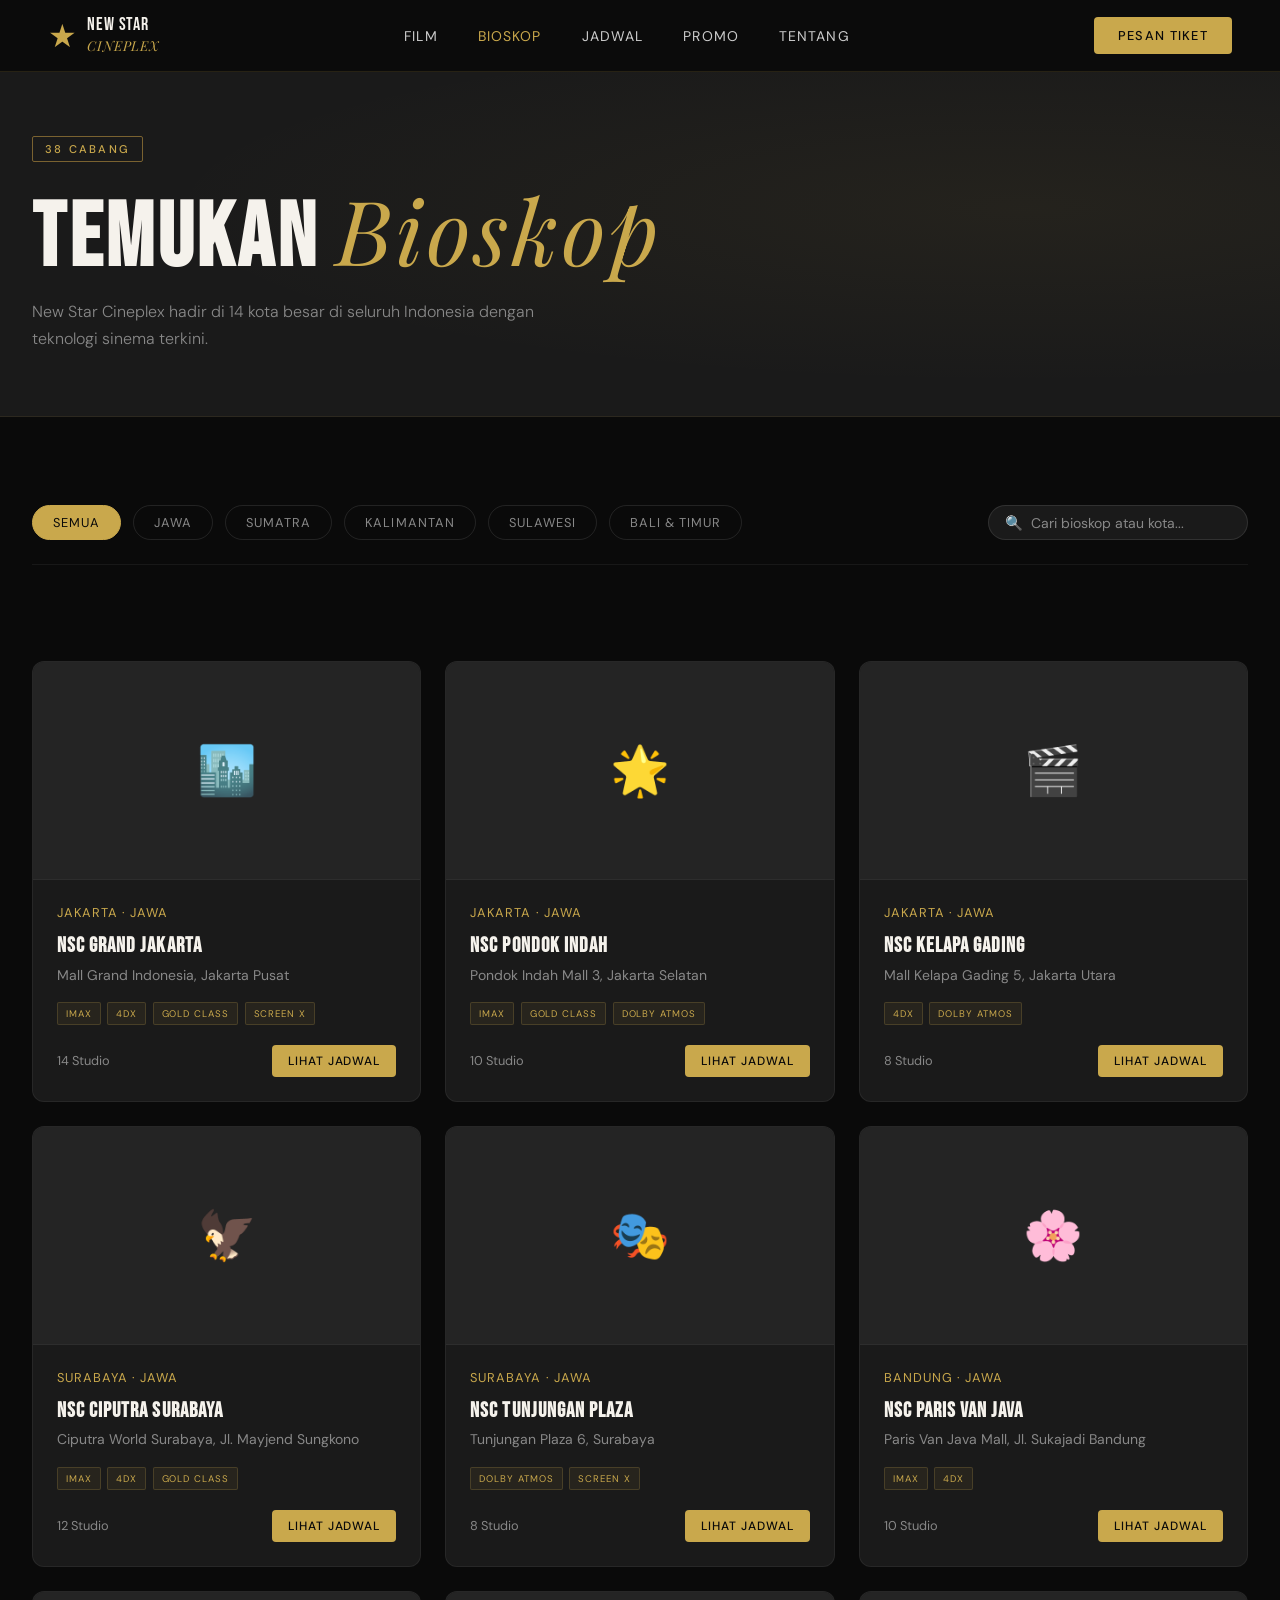
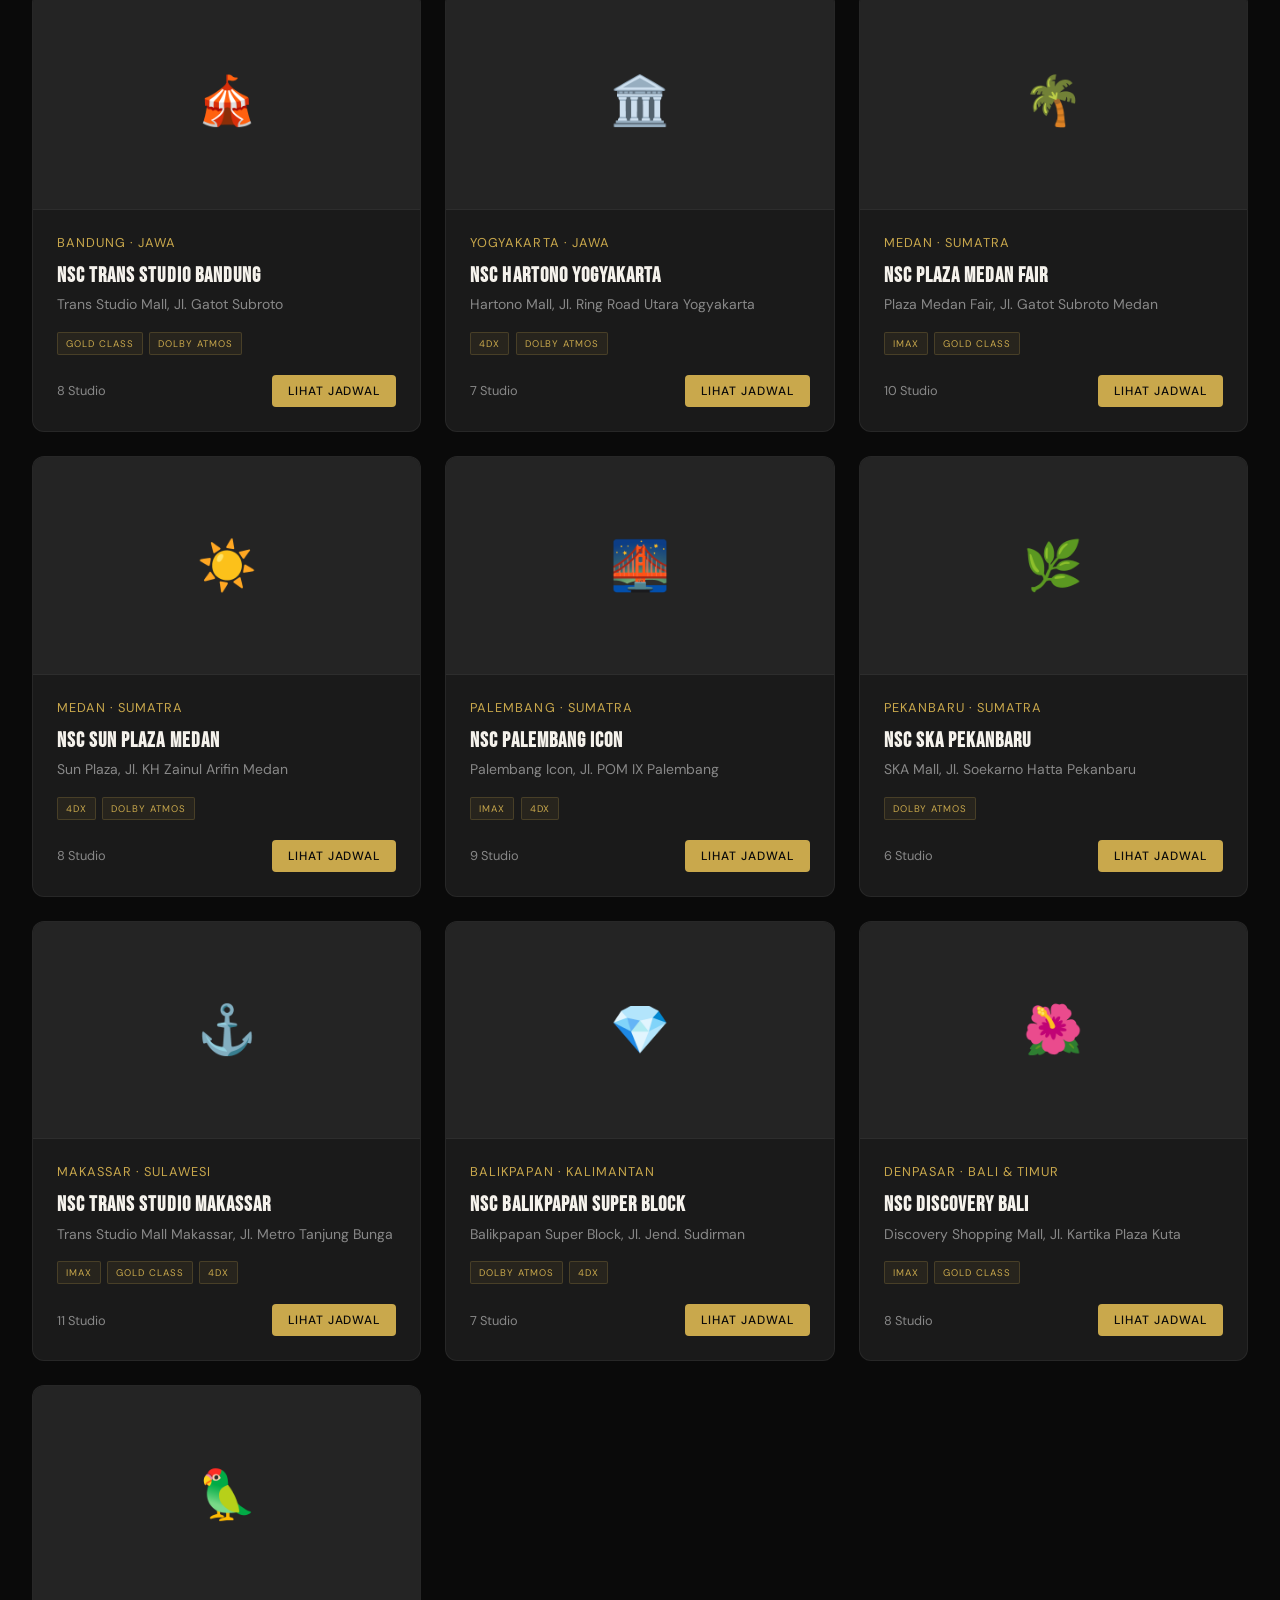
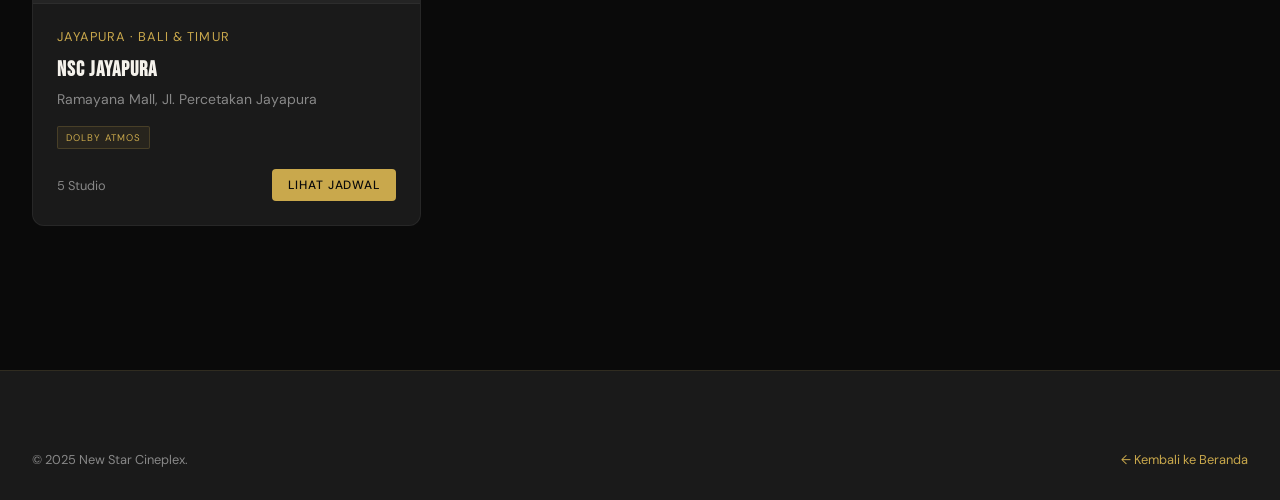
<file: pages/cinemas.html>
<!DOCTYPE html>
<html lang="id">
<head>
  <meta charset="UTF-8" />
  <link rel="icon" href="../favicon.svg" type="image/svg+xml" />
  <meta name="viewport" content="width=device-width, initial-scale=1.0" />
  <title>Bioskop - New Star Cineplex</title>
  <link rel="stylesheet" href="../css/global.css" />
  <link rel="stylesheet" href="../css/pages.css" />
  <link href="https://fonts.googleapis.com/css2?family=Bebas+Neue&family=DM+Sans:ital,wght@0,300;0,400;0,500;1,300&family=Playfair+Display:ital@1&display=swap" rel="stylesheet" />
</head>
<body>
  <div class="cursor" id="cursor"></div>
  <div class="cursor-follower" id="cursorFollower"></div>

  <nav class="nav scrolled" id="nav">
    <a href="../index.html" class="nav-logo">
      <span class="logo-star">★</span>
      <span class="logo-text">NEW STAR<br><em>CINEPLEX</em></span>
    </a>
    <ul class="nav-links">
      <li><a href="films.html">Film</a></li>
      <li><a href="cinemas.html" style="color:var(--gold)">Bioskop</a></li>
      <li><a href="schedule.html">Jadwal</a></li>
      <li><a href="promo.html">Promo</a></li>
      <li><a href="about.html">Tentang</a></li>
    </ul>
    <a href="booking.html" class="btn-book">Pesan Tiket</a>
    <button class="nav-toggle" id="navToggle"><span></span><span></span><span></span></button>
  </nav>
  <div class="mobile-menu" id="mobileMenu">
    <ul>
      <li><a href="films.html">Film</a></li>
      <li><a href="cinemas.html">Bioskop</a></li>
      <li><a href="schedule.html">Jadwal</a></li>
      <li><a href="promo.html">Promo</a></li>
      <li><a href="about.html">Tentang</a></li>
      <li><a href="booking.html" class="btn-book">Pesan Tiket</a></li>
    </ul>
  </div>

  <section class="page-hero">
    <div class="container">
      <span class="label">38 Cabang</span>
      <h1>Temukan <em>Bioskop</em></h1>
      <p>New Star Cineplex hadir di 14 kota besar di seluruh Indonesia dengan teknologi sinema terkini.</p>
    </div>
  </section>

  <section style="padding: 4rem 0; background: var(--black);">
    <div class="container">
      <div class="filter-bar">
        <button class="filter-btn active" data-area="all">Semua</button>
        <button class="filter-btn" data-area="Jawa">Jawa</button>
        <button class="filter-btn" data-area="Sumatra">Sumatra</button>
        <button class="filter-btn" data-area="Kalimantan">Kalimantan</button>
        <button class="filter-btn" data-area="Sulawesi">Sulawesi</button>
        <button class="filter-btn" data-area="Bali & Timur">Bali & Timur</button>
        <div class="search-bar">
          <span>🔍</span>
          <input type="text" id="cinemaSearch" placeholder="Cari bioskop atau kota..." />
        </div>
      </div>
      <div class="cinemas-grid" id="cinemasGrid"></div>
    </div>
  </section>

  <footer class="footer">
    <div class="container">
      <div class="footer-bottom" style="border-top:none; padding-top:0;">
        <p>© 2025 New Star Cineplex.</p>
        <a href="../index.html" style="color:var(--gold); font-size:0.8rem;">← Kembali ke Beranda</a>
      </div>
    </div>
  </footer>

  <script src="../js/data.js"></script>
  <script src="../js/pages.js"></script>
  <script>renderCinemasPage();</script>
</body>
</html>
</file>
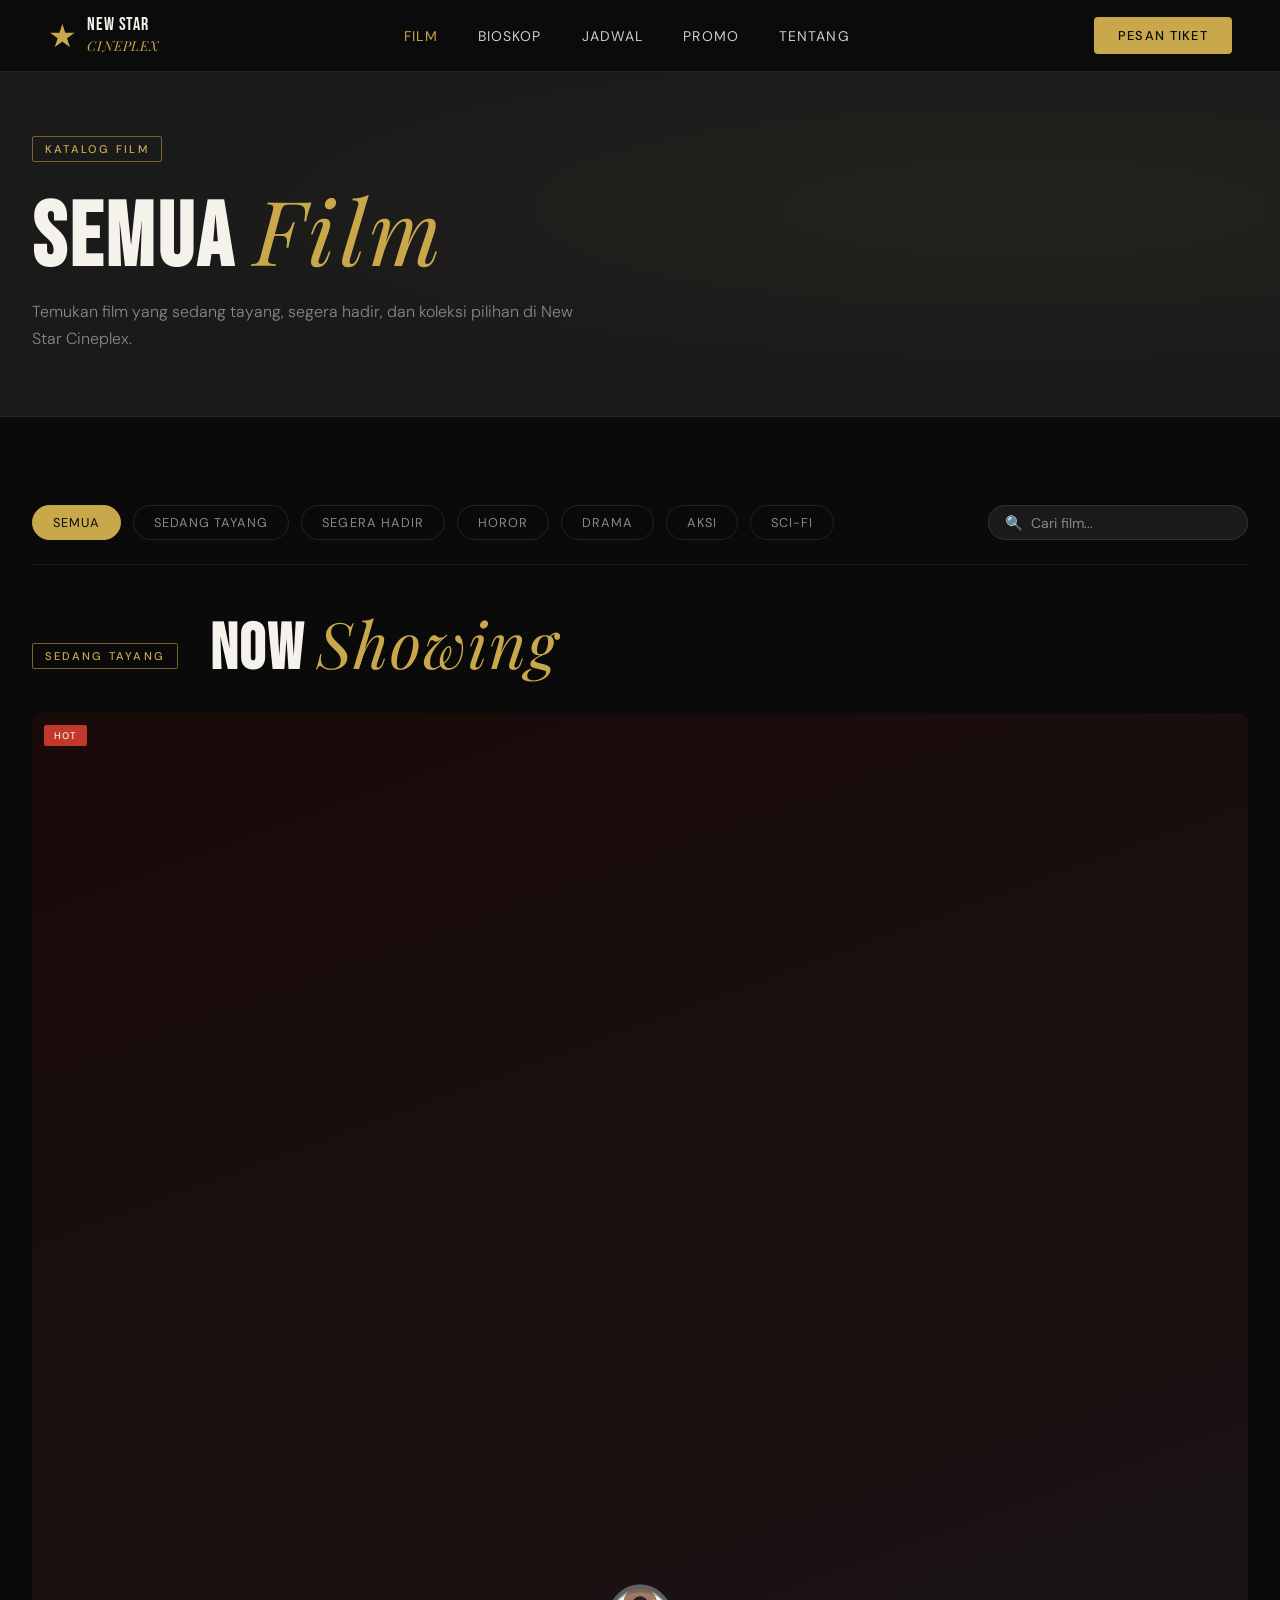
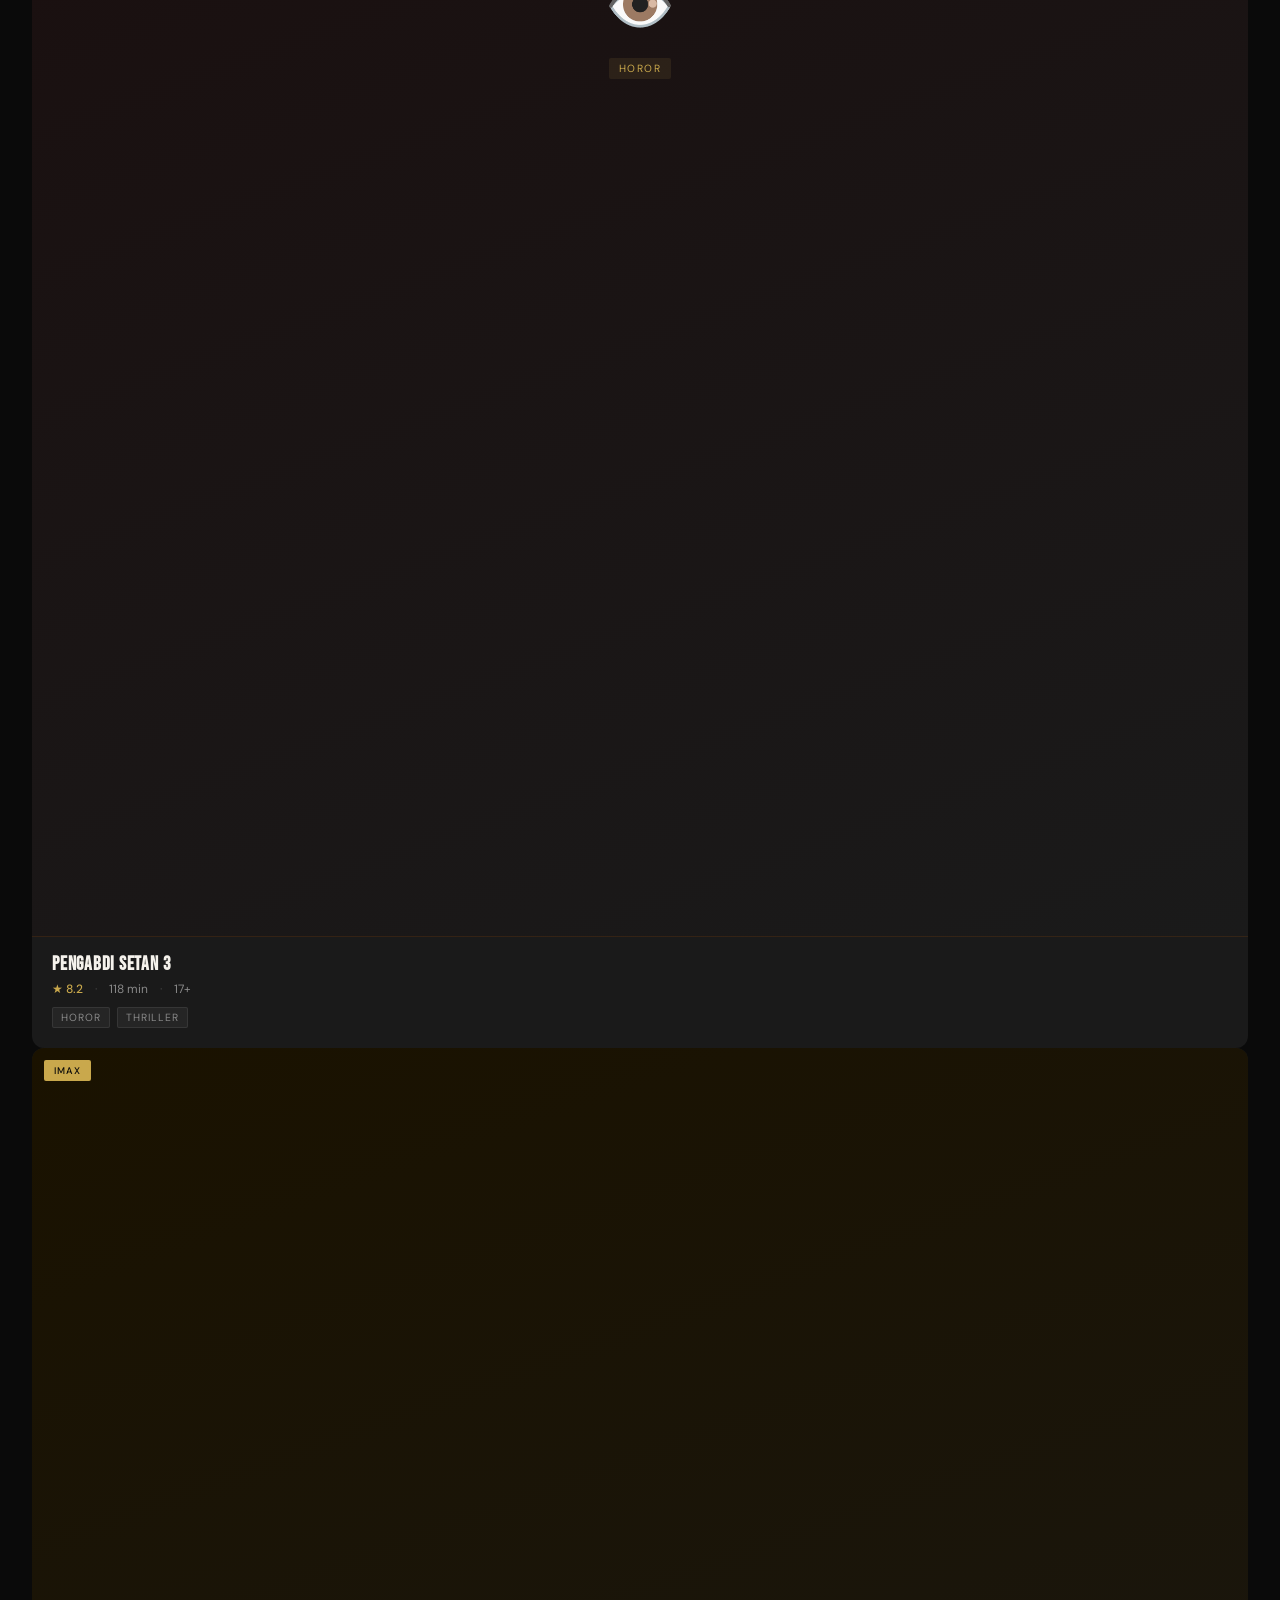
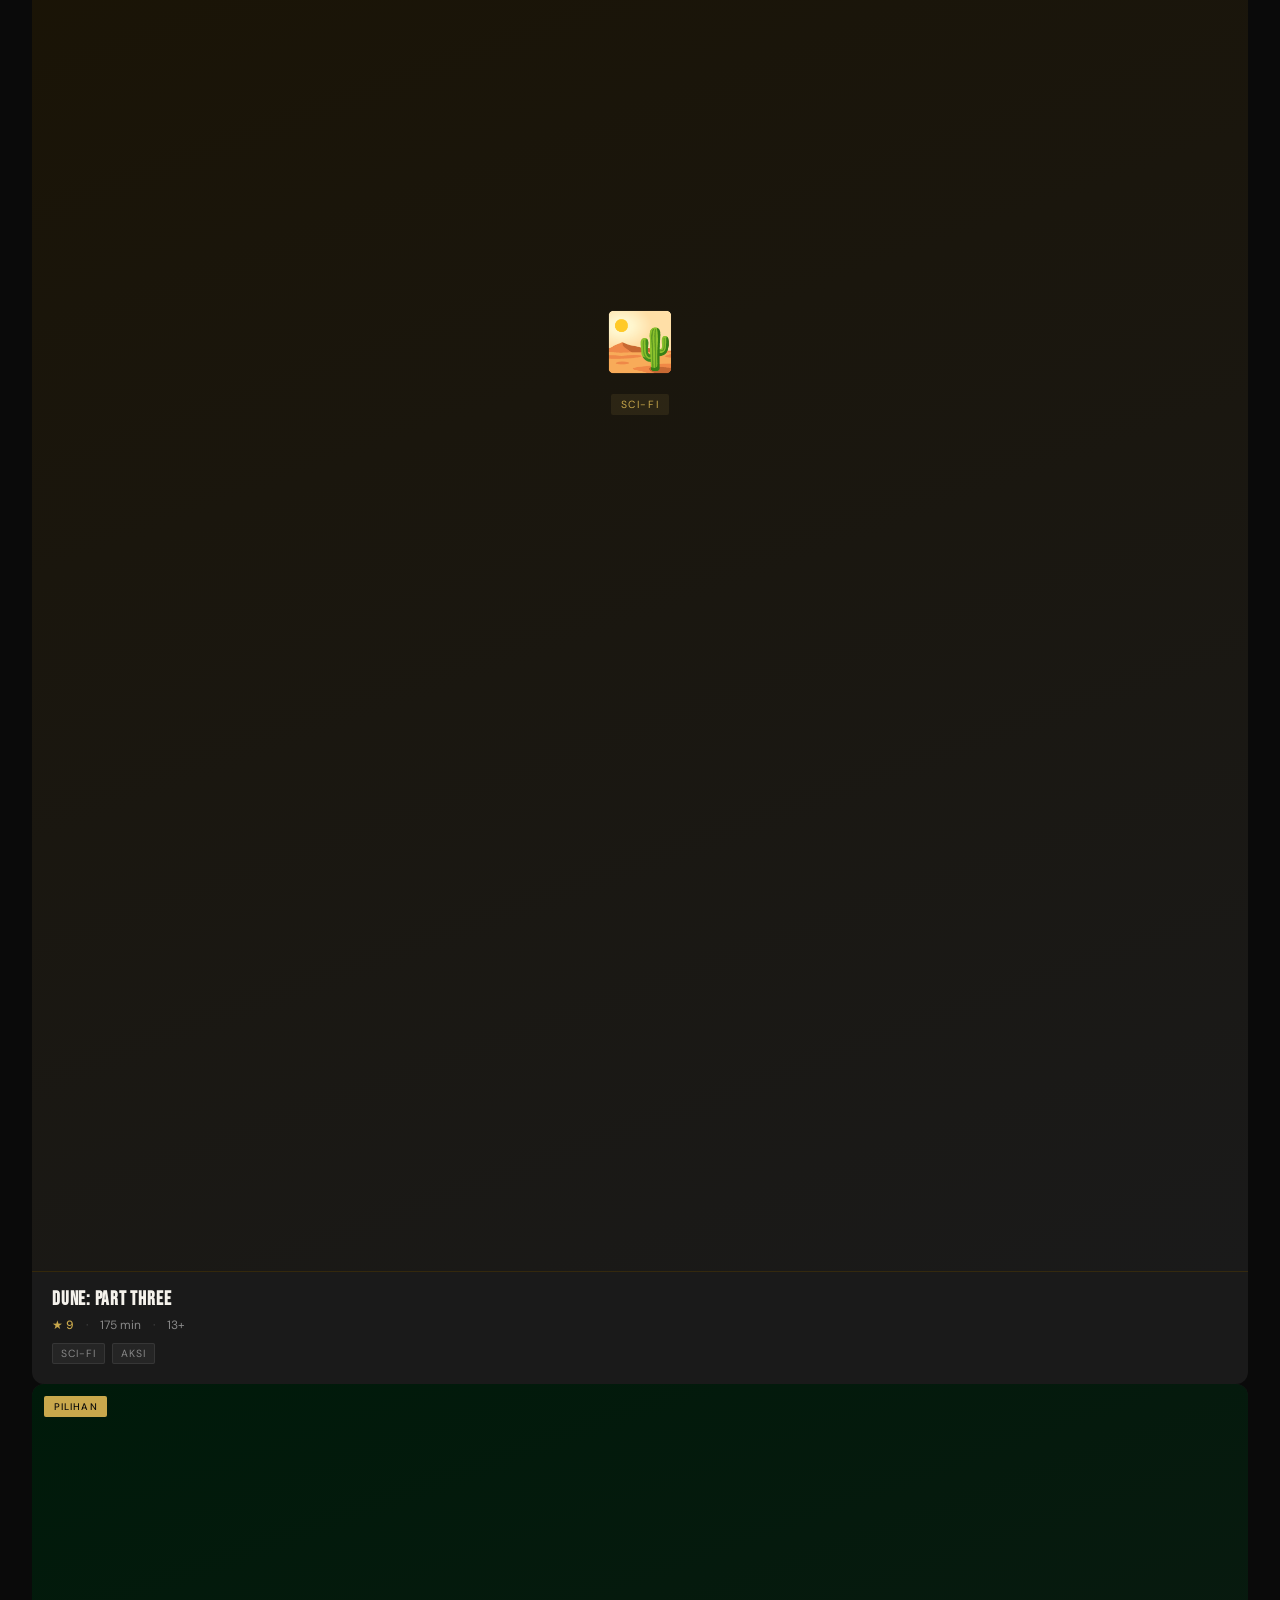
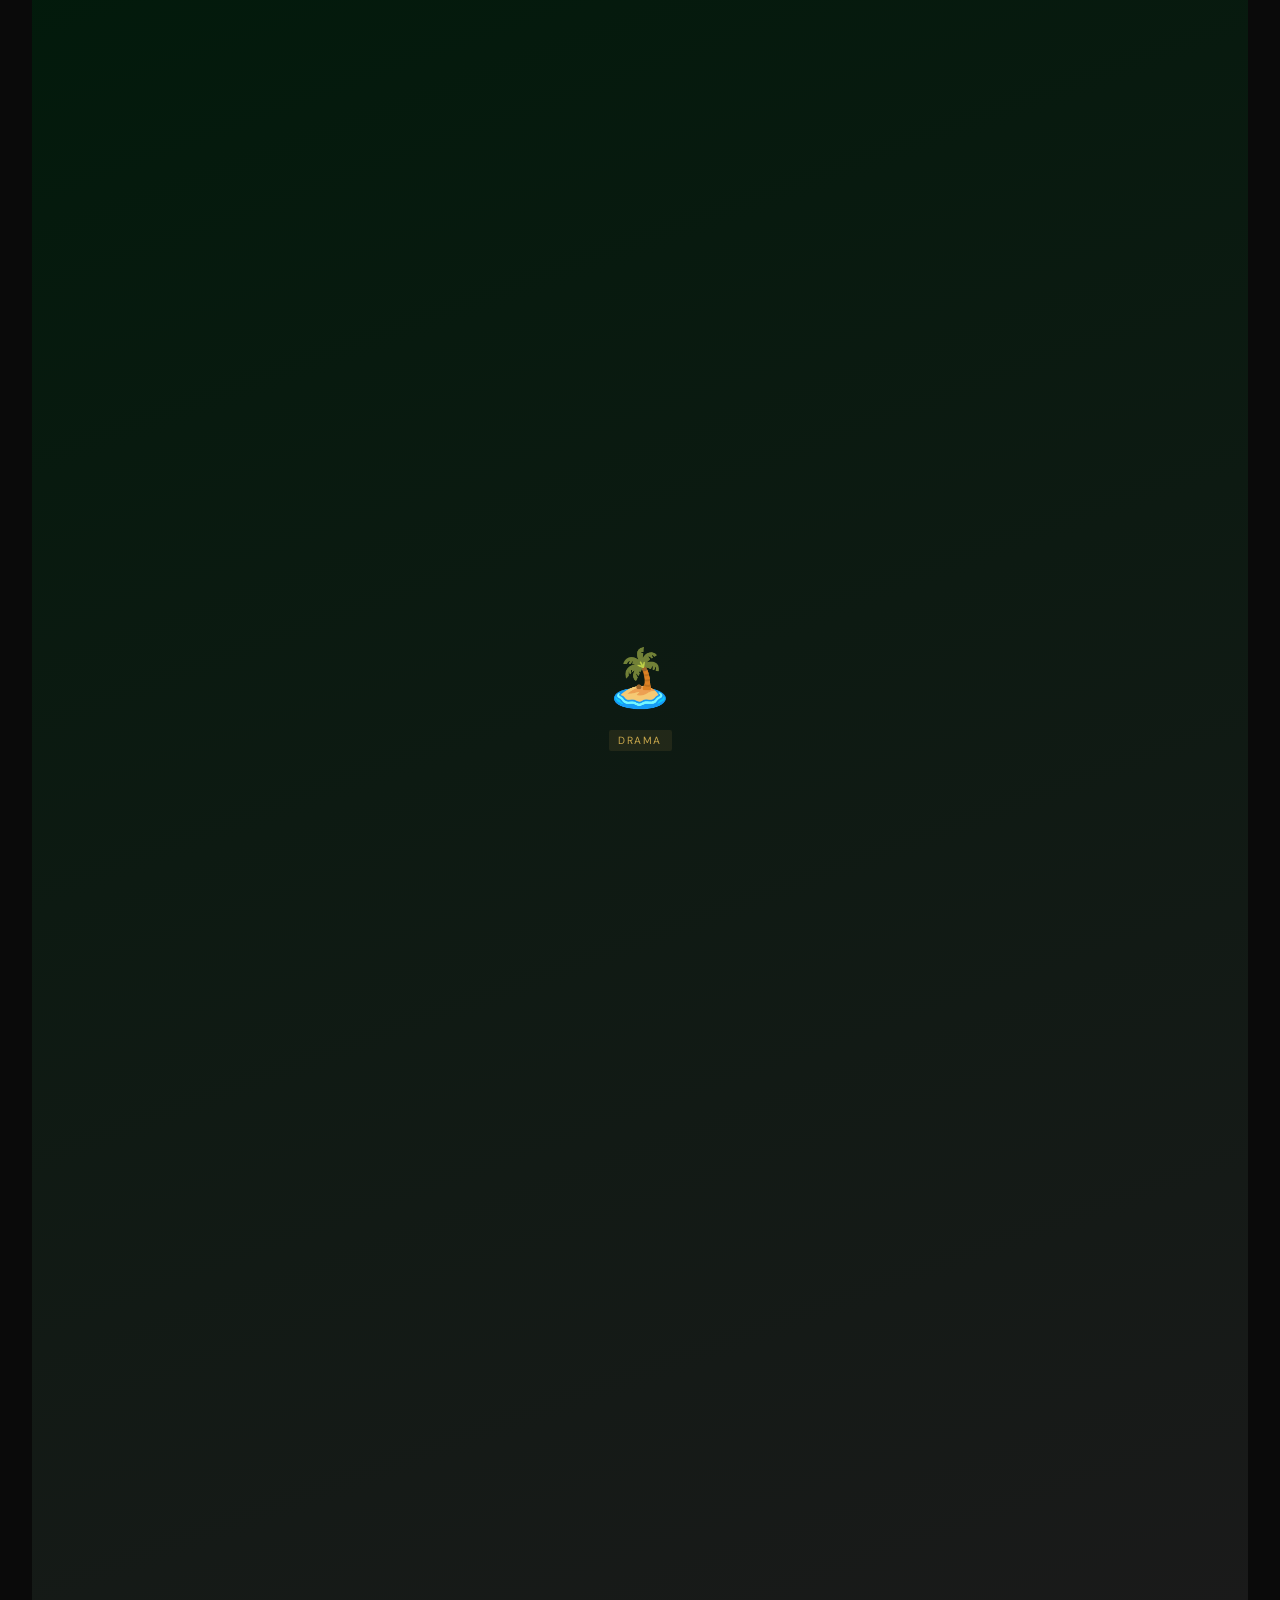
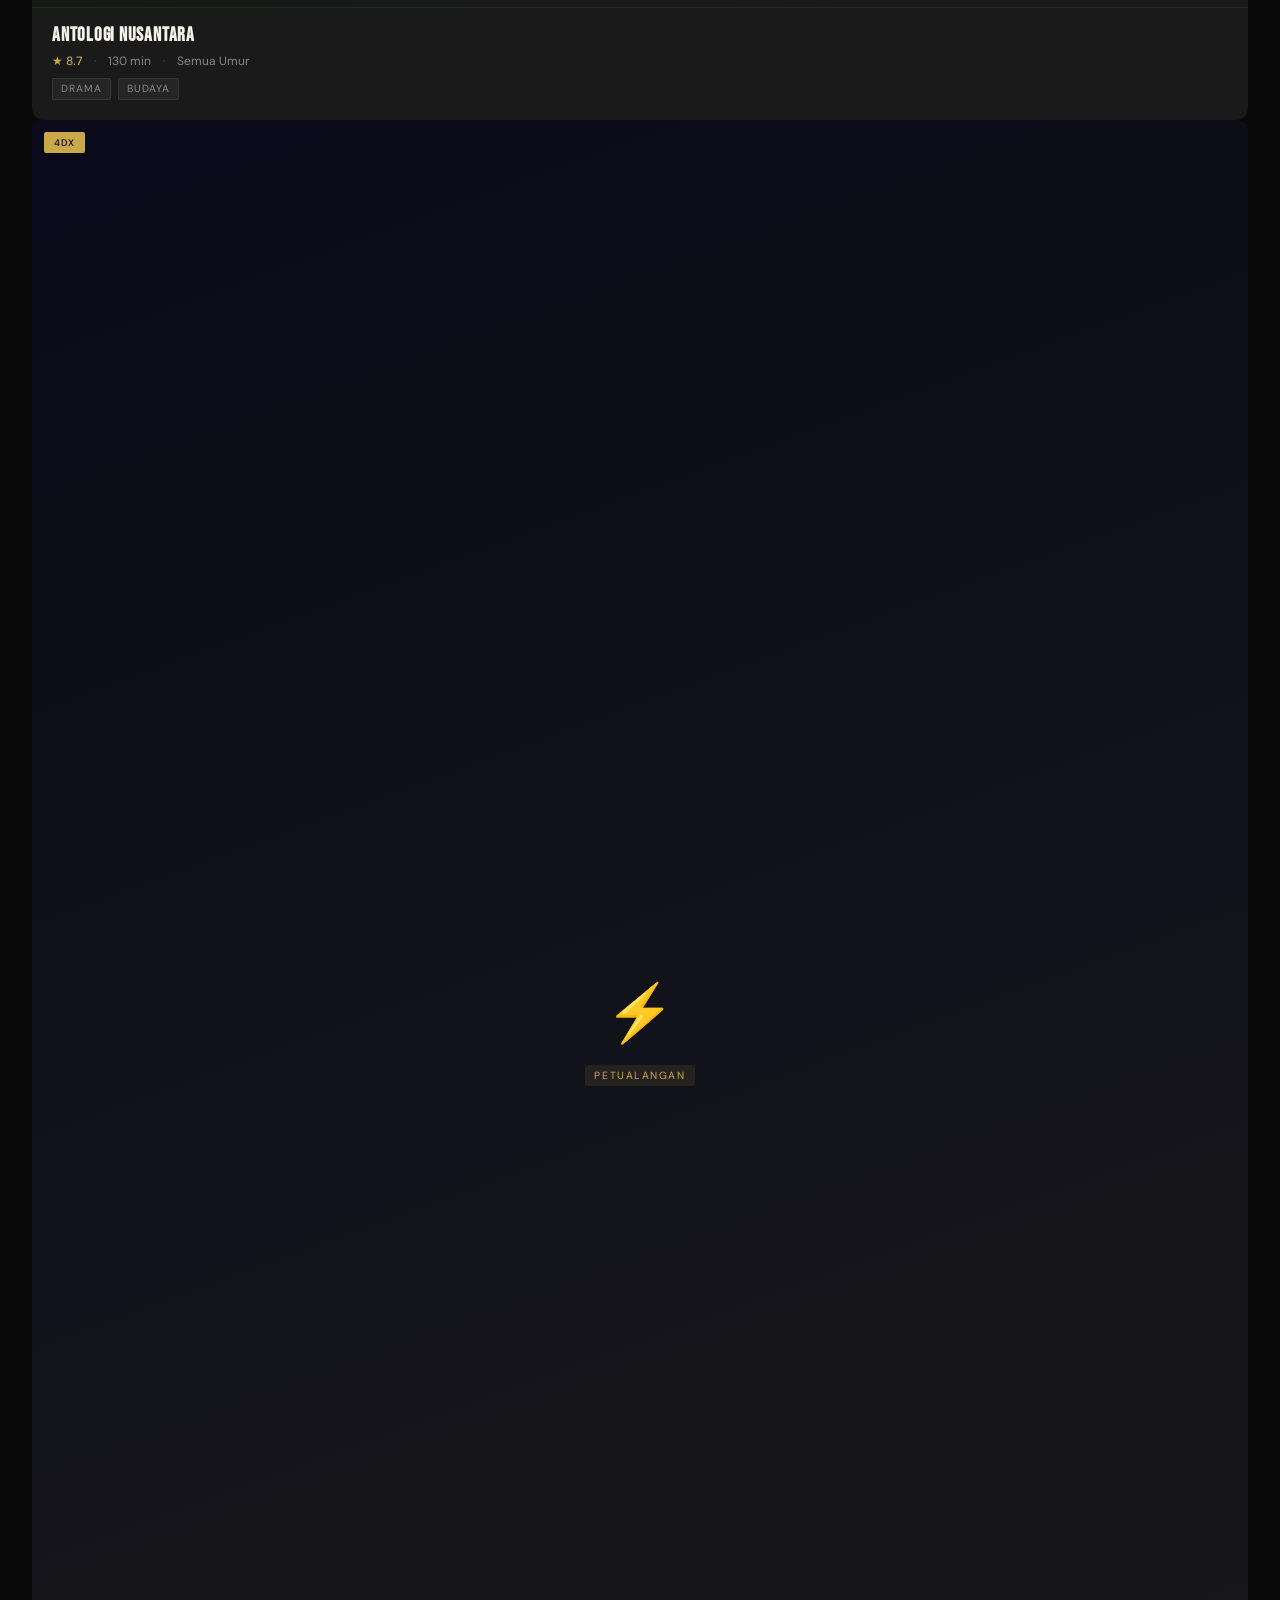
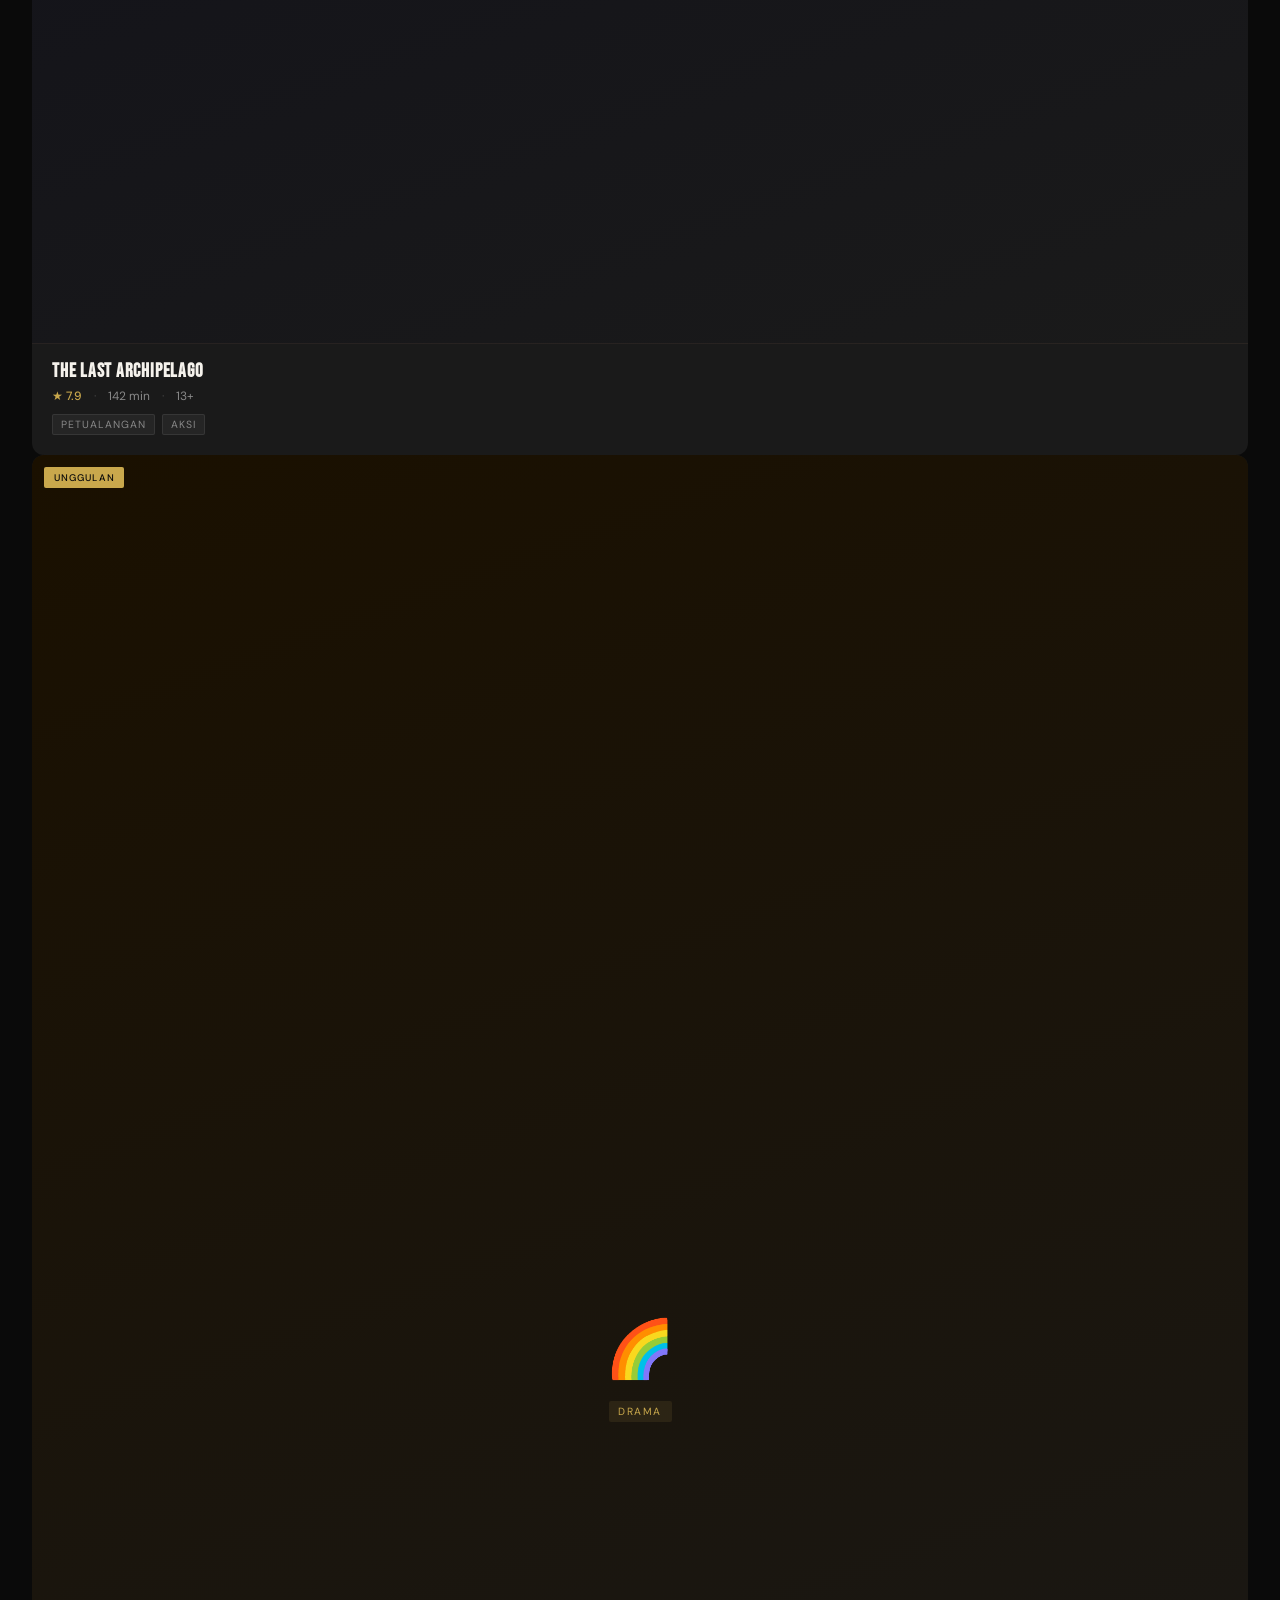
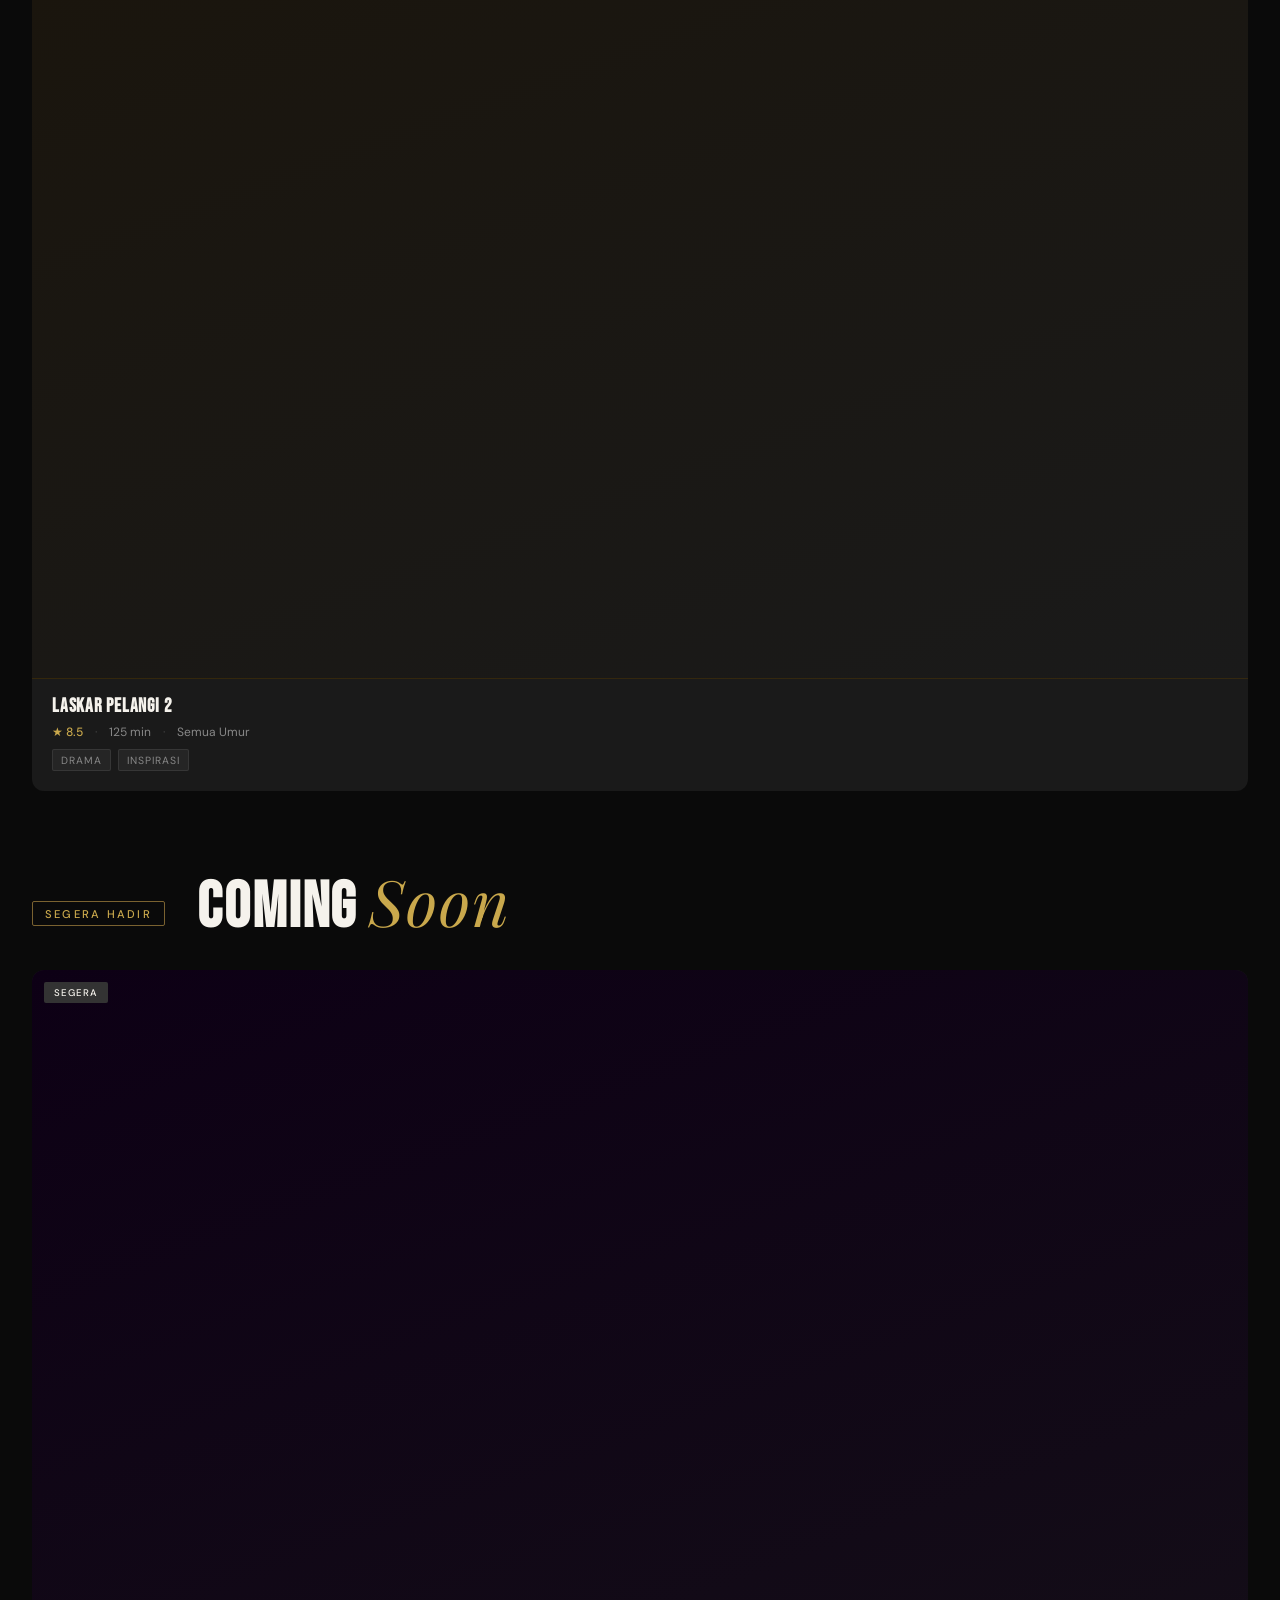
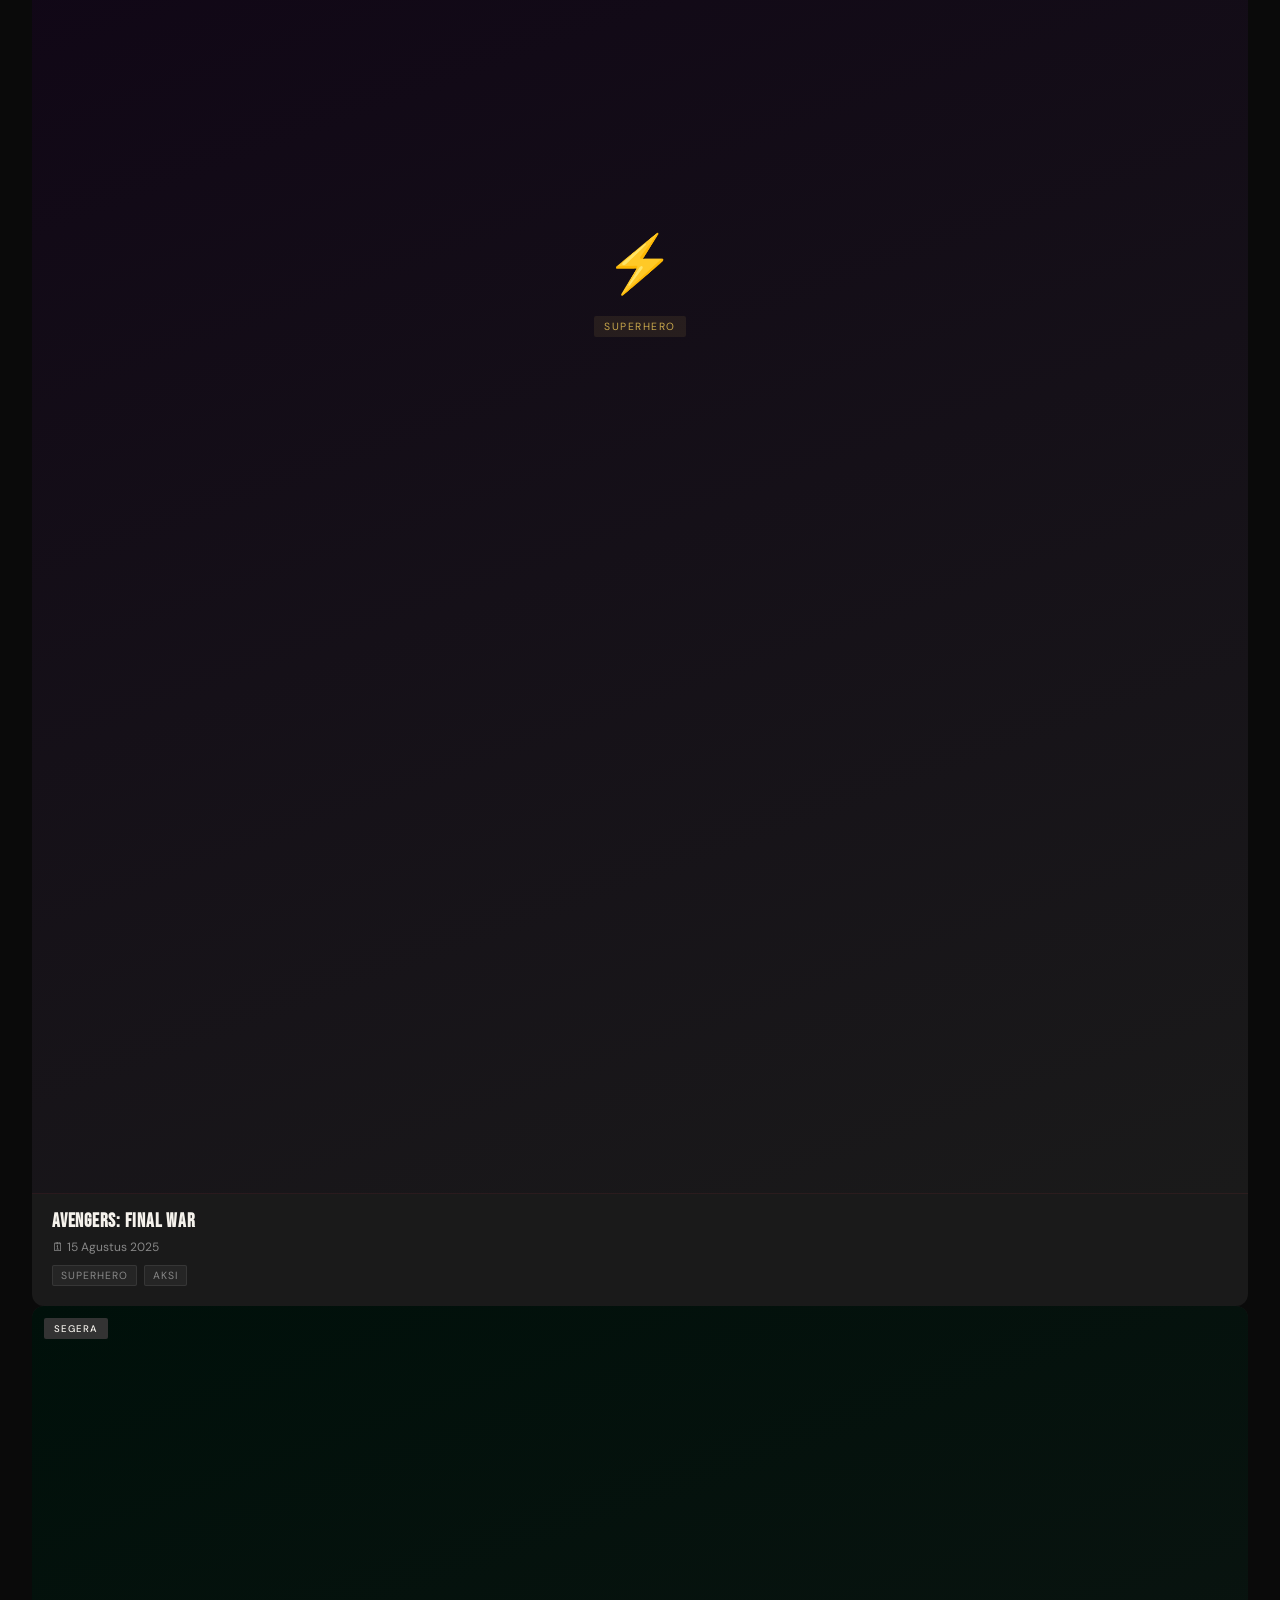
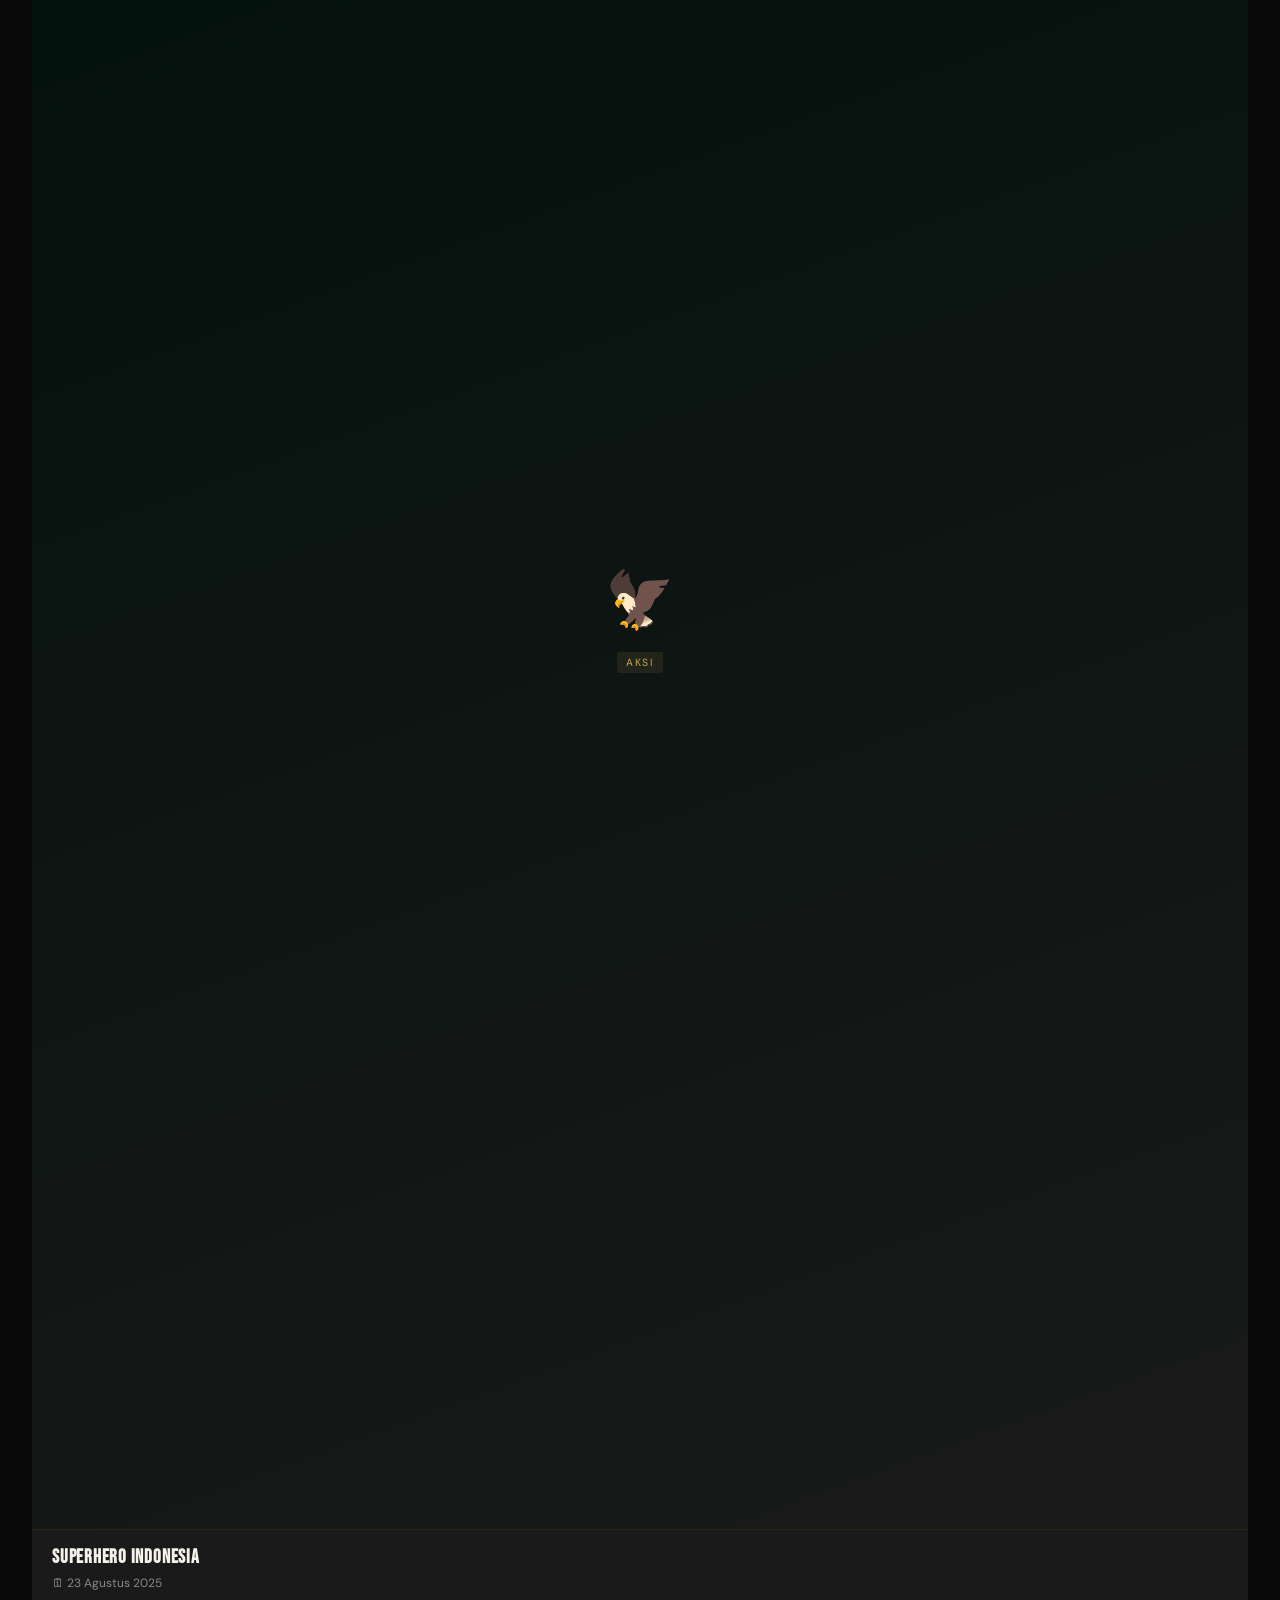
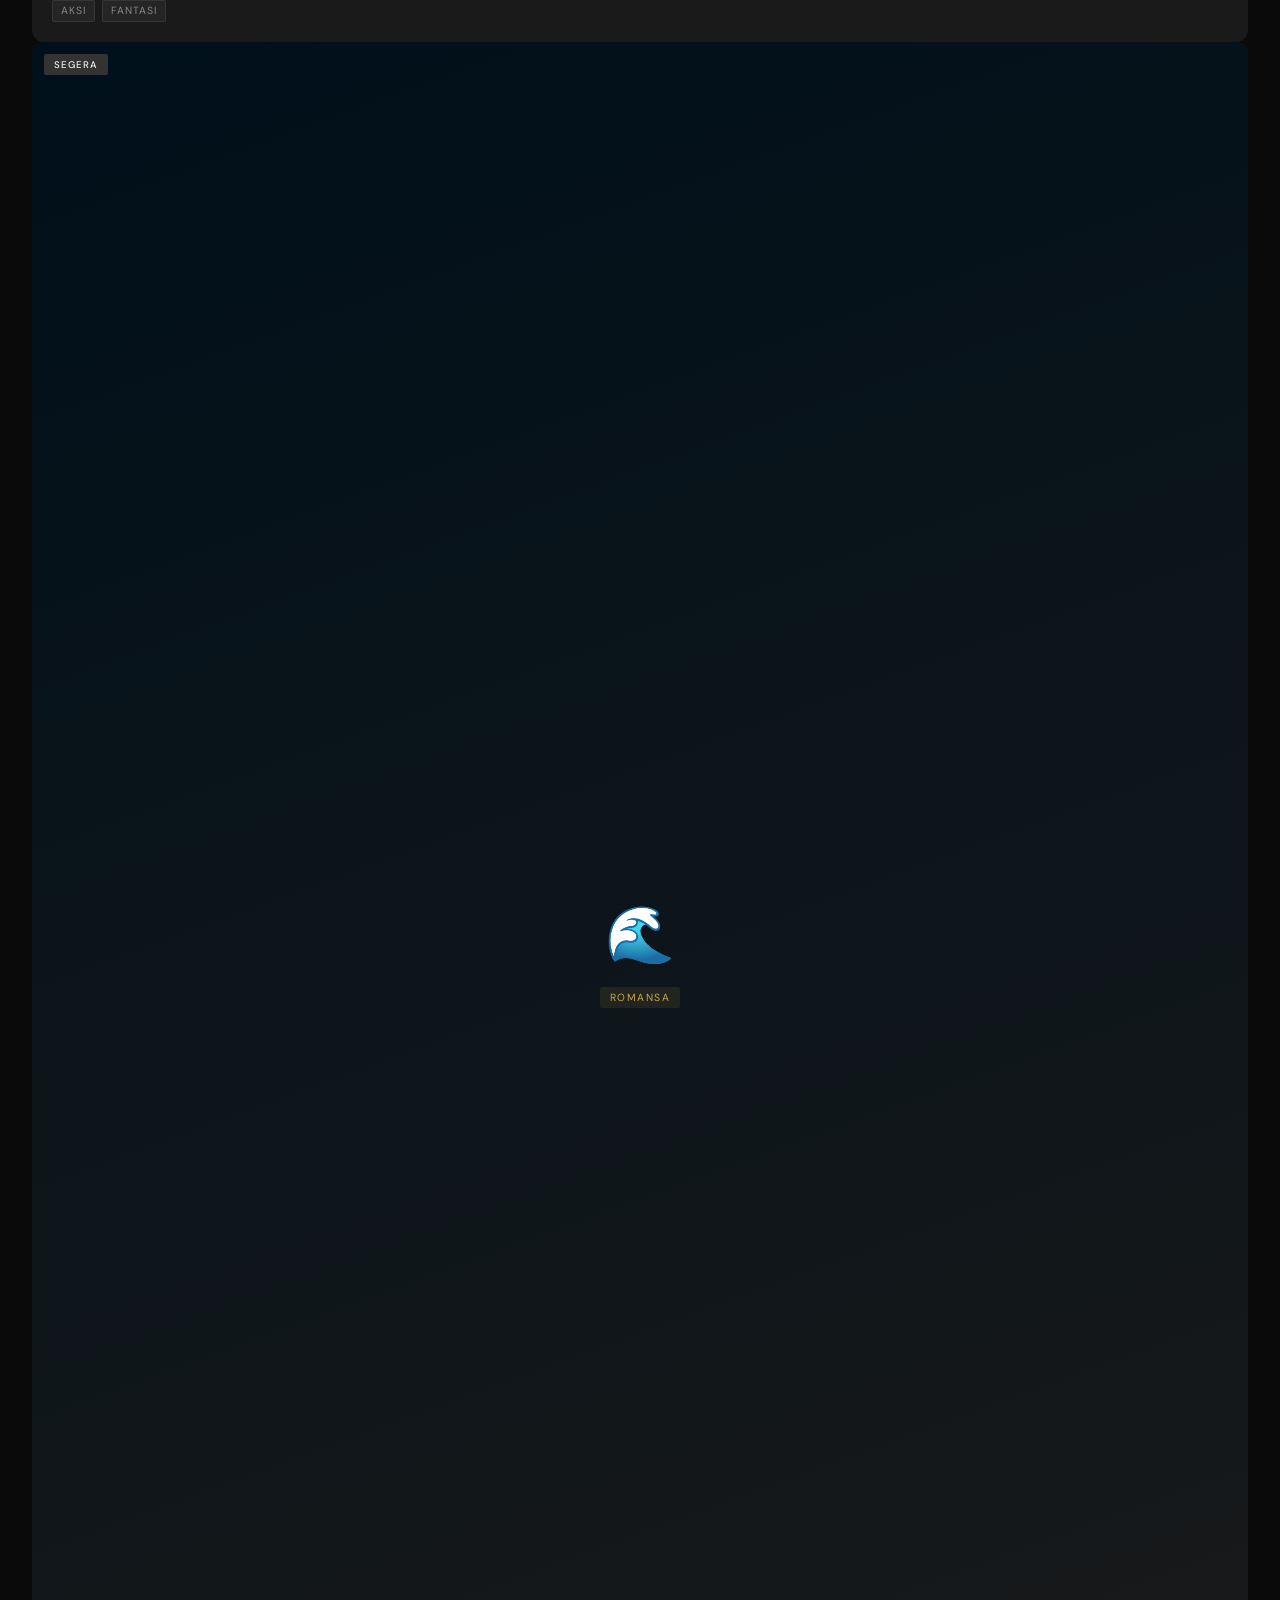
<file: pages/films.html>
<!DOCTYPE html>
<html lang="id">
<head>
  <meta charset="UTF-8" />
  <link rel="icon" href="../favicon.svg" type="image/svg+xml" />
  <meta name="viewport" content="width=device-width, initial-scale=1.0" />
  <title>Film - New Star Cineplex</title>
  <link rel="stylesheet" href="../css/global.css" />
  <link rel="stylesheet" href="../css/pages.css" />
  <link href="https://fonts.googleapis.com/css2?family=Bebas+Neue&family=DM+Sans:ital,wght@0,300;0,400;0,500;1,300&family=Playfair+Display:ital@1&display=swap" rel="stylesheet" />
</head>
<body>
  <div class="cursor" id="cursor"></div>
  <div class="cursor-follower" id="cursorFollower"></div>

  <nav class="nav scrolled" id="nav">
    <a href="../index.html" class="nav-logo">
      <span class="logo-star">★</span>
      <span class="logo-text">NEW STAR<br><em>CINEPLEX</em></span>
    </a>
    <ul class="nav-links">
      <li><a href="films.html" style="color:var(--gold)">Film</a></li>
      <li><a href="cinemas.html">Bioskop</a></li>
      <li><a href="schedule.html">Jadwal</a></li>
      <li><a href="promo.html">Promo</a></li>
      <li><a href="about.html">Tentang</a></li>
    </ul>
    <a href="booking.html" class="btn-book">Pesan Tiket</a>
    <button class="nav-toggle" id="navToggle"><span></span><span></span><span></span></button>
  </nav>

  <div class="mobile-menu" id="mobileMenu">
    <ul>
      <li><a href="films.html">Film</a></li>
      <li><a href="cinemas.html">Bioskop</a></li>
      <li><a href="schedule.html">Jadwal</a></li>
      <li><a href="promo.html">Promo</a></li>
      <li><a href="about.html">Tentang</a></li>
      <li><a href="booking.html" class="btn-book">Pesan Tiket</a></li>
    </ul>
  </div>

  <!-- PAGE HERO -->
  <section class="page-hero">
    <div class="container">
      <span class="label">Katalog Film</span>
      <h1>Semua <em>Film</em></h1>
      <p>Temukan film yang sedang tayang, segera hadir, dan koleksi pilihan di New Star Cineplex.</p>
    </div>
  </section>

  <!-- FILMS CONTENT -->
  <section style="padding: 4rem 0; background: var(--black);">
    <div class="container">
      <!-- FILTER -->
      <div class="filter-bar">
        <button class="filter-btn active" data-filter="all">Semua</button>
        <button class="filter-btn" data-filter="now">Sedang Tayang</button>
        <button class="filter-btn" data-filter="soon">Segera Hadir</button>
        <button class="filter-btn" data-filter="Horor">Horor</button>
        <button class="filter-btn" data-filter="Drama">Drama</button>
        <button class="filter-btn" data-filter="Aksi">Aksi</button>
        <button class="filter-btn" data-filter="Sci-Fi">Sci-Fi</button>
        <div class="search-bar">
          <span>🔍</span>
          <input type="text" id="filmSearch" placeholder="Cari film..." />
        </div>
      </div>

      <!-- SECTION: NOW SHOWING -->
      <div id="nowSection">
        <div class="section-header" style="margin-bottom:2rem;">
          <span class="label">Sedang Tayang</span>
          <h2>Now <em>Showing</em></h2>
        </div>
        <div class="films-grid" id="nowGrid"></div>
      </div>

      <!-- SECTION: COMING SOON -->
      <div id="soonSection" style="margin-top:5rem;">
        <div class="section-header" style="margin-bottom:2rem;">
          <span class="label">Segera Hadir</span>
          <h2>Coming <em>Soon</em></h2>
        </div>
        <div class="coming-grid" id="soonGrid"></div>
      </div>
    </div>
  </section>

  <footer class="footer">
    <div class="container">
      <div class="footer-bottom" style="border-top:none; padding-top:0;">
        <p>© 2025 New Star Cineplex. Semua hak dilindungi.</p>
        <a href="../index.html" style="color:var(--gold); font-size:0.8rem;">← Kembali ke Beranda</a>
      </div>
    </div>
  </footer>

  <script src="../js/data.js"></script>
  <script src="../js/pages.js"></script>
  <script>
    renderFilmsPage();
  </script>
</body>
</html>
</file>
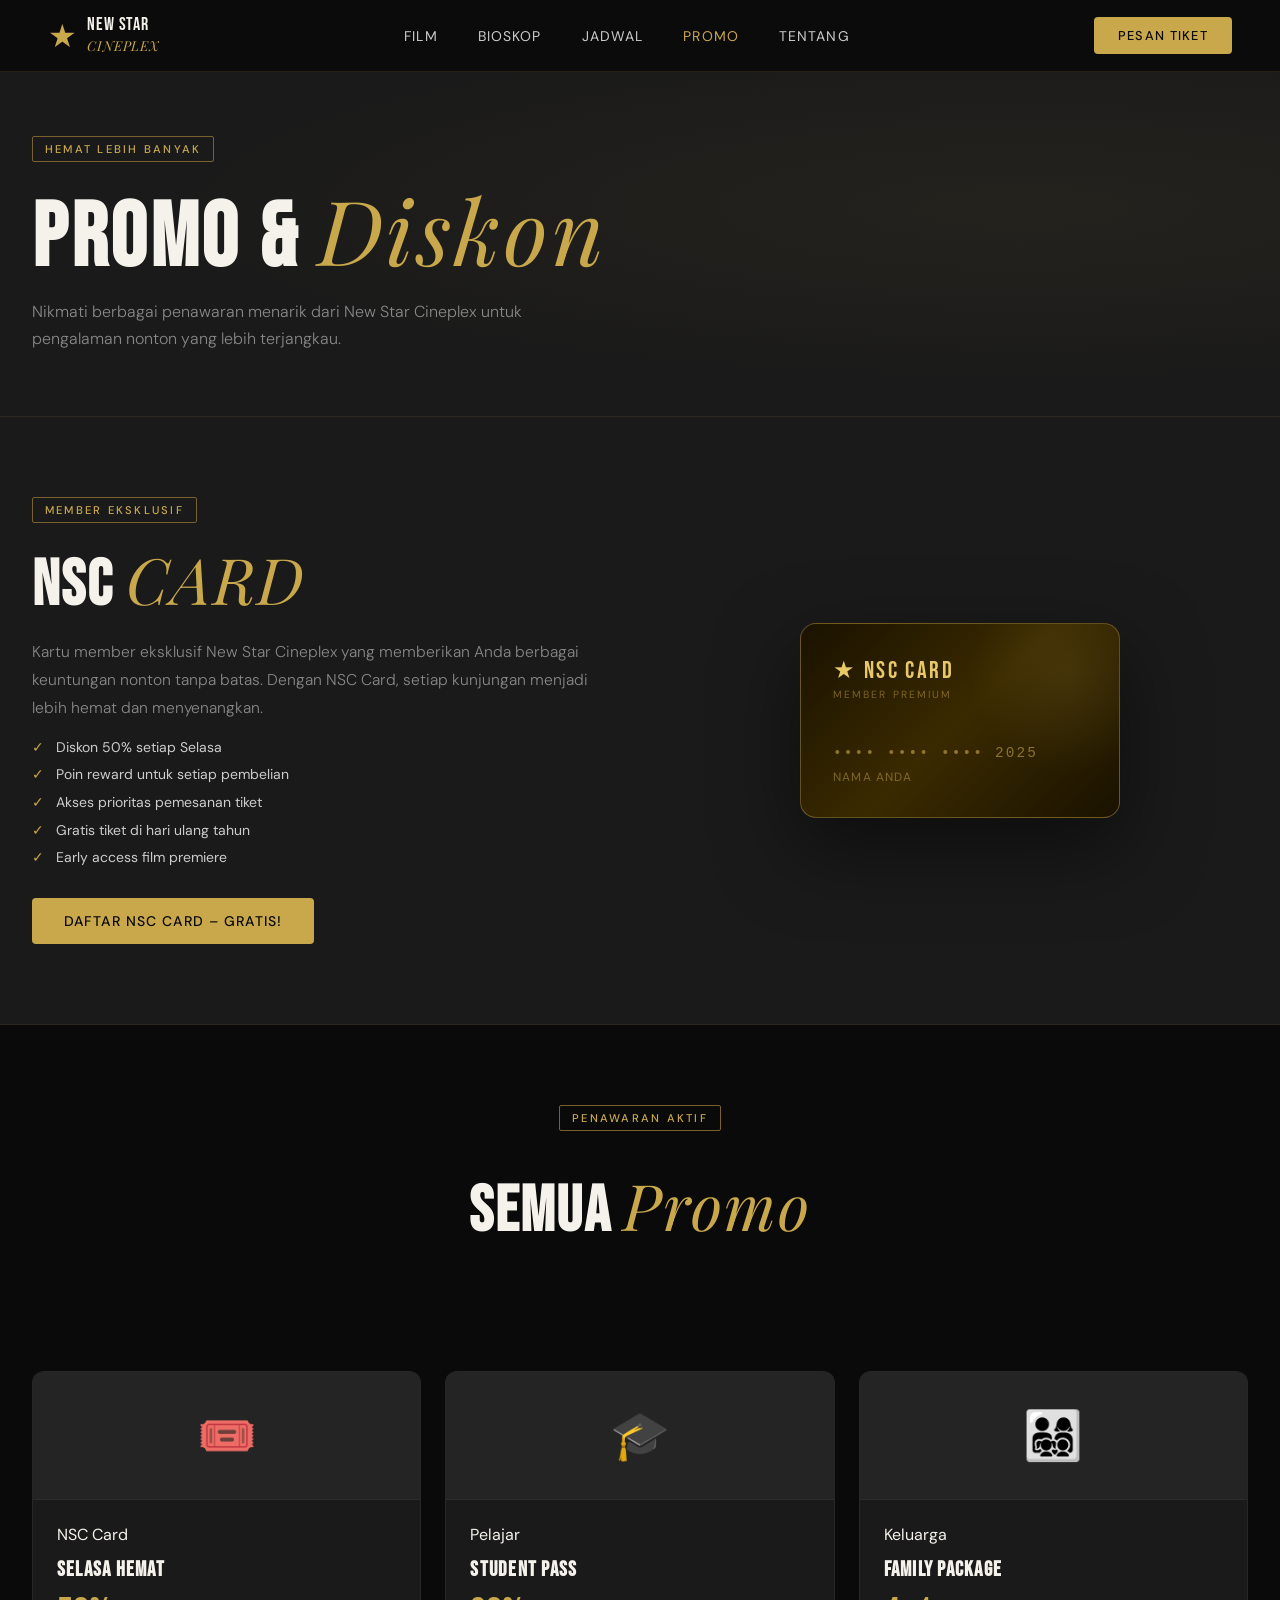
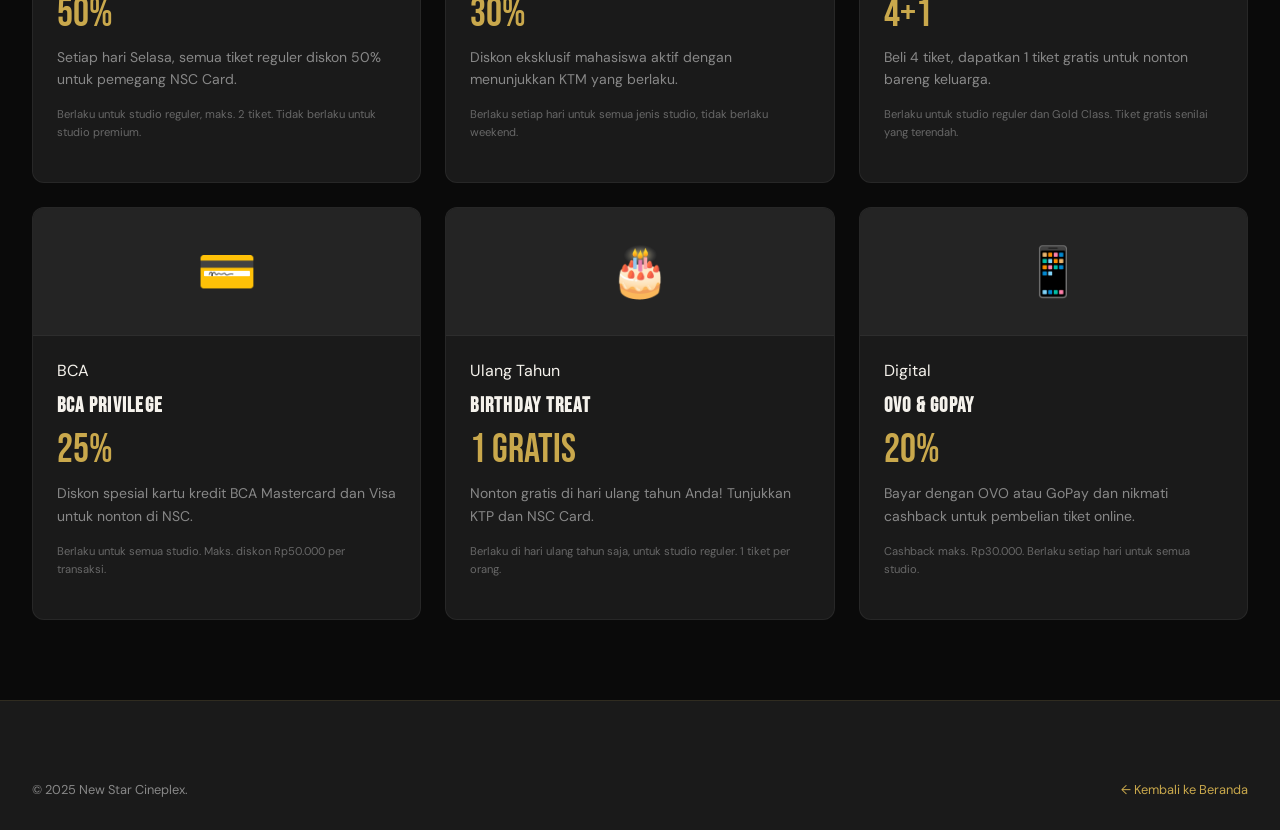
<file: pages/promo.html>
<!DOCTYPE html>
<html lang="id">
<head>
  <meta charset="UTF-8" />
  <link rel="icon" href="../favicon.svg" type="image/svg+xml" />
  <meta name="viewport" content="width=device-width, initial-scale=1.0" />
  <title>Promo & Diskon - New Star Cineplex</title>
  <link rel="stylesheet" href="../css/global.css" />
  <link rel="stylesheet" href="../css/pages.css" />
  <link href="https://fonts.googleapis.com/css2?family=Bebas+Neue&family=DM+Sans:ital,wght@0,300;0,400;0,500;1,300&family=Playfair+Display:ital@1&display=swap" rel="stylesheet" />
</head>
<body>
  <div class="cursor" id="cursor"></div>
  <div class="cursor-follower" id="cursorFollower"></div>

  <nav class="nav scrolled" id="nav">
    <a href="../index.html" class="nav-logo">
      <span class="logo-star">★</span>
      <span class="logo-text">NEW STAR<br><em>CINEPLEX</em></span>
    </a>
    <ul class="nav-links">
      <li><a href="films.html">Film</a></li>
      <li><a href="cinemas.html">Bioskop</a></li>
      <li><a href="schedule.html">Jadwal</a></li>
      <li><a href="promo.html" style="color:var(--gold)">Promo</a></li>
      <li><a href="about.html">Tentang</a></li>
    </ul>
    <a href="booking.html" class="btn-book">Pesan Tiket</a>
    <button class="nav-toggle" id="navToggle"><span></span><span></span><span></span></button>
  </nav>
  <div class="mobile-menu" id="mobileMenu">
    <ul>
      <li><a href="films.html">Film</a></li>
      <li><a href="cinemas.html">Bioskop</a></li>
      <li><a href="schedule.html">Jadwal</a></li>
      <li><a href="promo.html">Promo</a></li>
      <li><a href="about.html">Tentang</a></li>
      <li><a href="booking.html" class="btn-book">Pesan Tiket</a></li>
    </ul>
  </div>

  <section class="page-hero">
    <div class="container">
      <span class="label">Hemat Lebih Banyak</span>
      <h1>Promo & <em>Diskon</em></h1>
      <p>Nikmati berbagai penawaran menarik dari New Star Cineplex untuk pengalaman nonton yang lebih terjangkau.</p>
    </div>
  </section>

  <!-- NSC CARD HIGHLIGHT -->
  <section style="padding:5rem 0; background:var(--dark2); border-bottom:1px solid rgba(201,168,76,0.1);">
    <div class="container">
      <div style="display:grid; grid-template-columns:1fr 1fr; gap:4rem; align-items:center;">
        <div>
          <span class="label">Member Eksklusif</span>
          <h2 style="font-family:var(--font-display); font-size:clamp(2.5rem,5vw,4rem); letter-spacing:0.03em; line-height:1; margin:0.75rem 0 1.25rem;">NSC <em style="color:var(--gold)">CARD</em></h2>
          <p style="color:var(--gray); font-size:0.975rem; line-height:1.8; font-weight:300; margin-bottom:1rem;">Kartu member eksklusif New Star Cineplex yang memberikan Anda berbagai keuntungan nonton tanpa batas. Dengan NSC Card, setiap kunjungan menjadi lebih hemat dan menyenangkan.</p>
          <ul style="list-style:none; display:flex; flex-direction:column; gap:0.6rem; margin-bottom:2rem;">
            <li style="font-size:0.875rem; color:var(--gray-light); display:flex; align-items:center; gap:0.75rem;"><span style="color:var(--gold)">✓</span> Diskon 50% setiap Selasa</li>
            <li style="font-size:0.875rem; color:var(--gray-light); display:flex; align-items:center; gap:0.75rem;"><span style="color:var(--gold)">✓</span> Poin reward untuk setiap pembelian</li>
            <li style="font-size:0.875rem; color:var(--gray-light); display:flex; align-items:center; gap:0.75rem;"><span style="color:var(--gold)">✓</span> Akses prioritas pemesanan tiket</li>
            <li style="font-size:0.875rem; color:var(--gray-light); display:flex; align-items:center; gap:0.75rem;"><span style="color:var(--gold)">✓</span> Gratis tiket di hari ulang tahun</li>
            <li style="font-size:0.875rem; color:var(--gray-light); display:flex; align-items:center; gap:0.75rem;"><span style="color:var(--gold)">✓</span> Early access film premiere</li>
          </ul>
          <a href="booking.html" class="btn-primary">Daftar NSC Card – Gratis!</a>
        </div>
        <div style="display:flex; justify-content:center;">
          <div style="width:320px; height:195px; background:linear-gradient(135deg,#1a1200,#3a2a00,#1a1200); border:1px solid rgba(201,168,76,0.4); border-radius:16px; padding:2rem; display:flex; flex-direction:column; justify-content:space-between; position:relative; overflow:hidden; box-shadow:0 30px 80px rgba(0,0,0,0.5);">
            <div style="position:absolute; top:-50px; right:-50px; width:200px; height:200px; background:radial-gradient(ellipse,rgba(201,168,76,0.12),transparent 70%); pointer-events:none;"></div>
            <div>
              <div style="font-family:var(--font-display); font-size:1.5rem; letter-spacing:0.1em; color:var(--gold-light);">★ NSC CARD</div>
              <div style="font-size:0.65rem; letter-spacing:0.2em; color:rgba(201,168,76,0.5); margin-top:0.2rem; text-transform:uppercase;">Member Premium</div>
            </div>
            <div>
              <div style="font-family:monospace; letter-spacing:0.15em; font-size:0.9rem; color:rgba(201,168,76,0.6); margin-bottom:0.5rem;">•••• •••• •••• 2025</div>
              <div style="font-size:0.75rem; letter-spacing:0.1em; color:rgba(201,168,76,0.5); text-transform:uppercase;">NAMA ANDA</div>
            </div>
          </div>
        </div>
      </div>
    </div>
  </section>

  <!-- ALL PROMOS -->
  <section style="background:var(--black);">
    <div class="container">
      <div class="section-header center" style="padding-top:5rem;">
        <span class="label">Penawaran Aktif</span>
        <h2>Semua <em>Promo</em></h2>
      </div>
      <div class="promo-grid" id="promoGrid"></div>
    </div>
  </section>

  <footer class="footer">
    <div class="container">
      <div class="footer-bottom" style="border-top:none; padding-top:0;">
        <p>© 2025 New Star Cineplex.</p>
        <a href="../index.html" style="color:var(--gold); font-size:0.8rem;">← Kembali ke Beranda</a>
      </div>
    </div>
  </footer>

  <script src="../js/data.js"></script>
  <script src="../js/pages.js"></script>
  <script>renderPromoPage();</script>
</body>
</html>
</file>
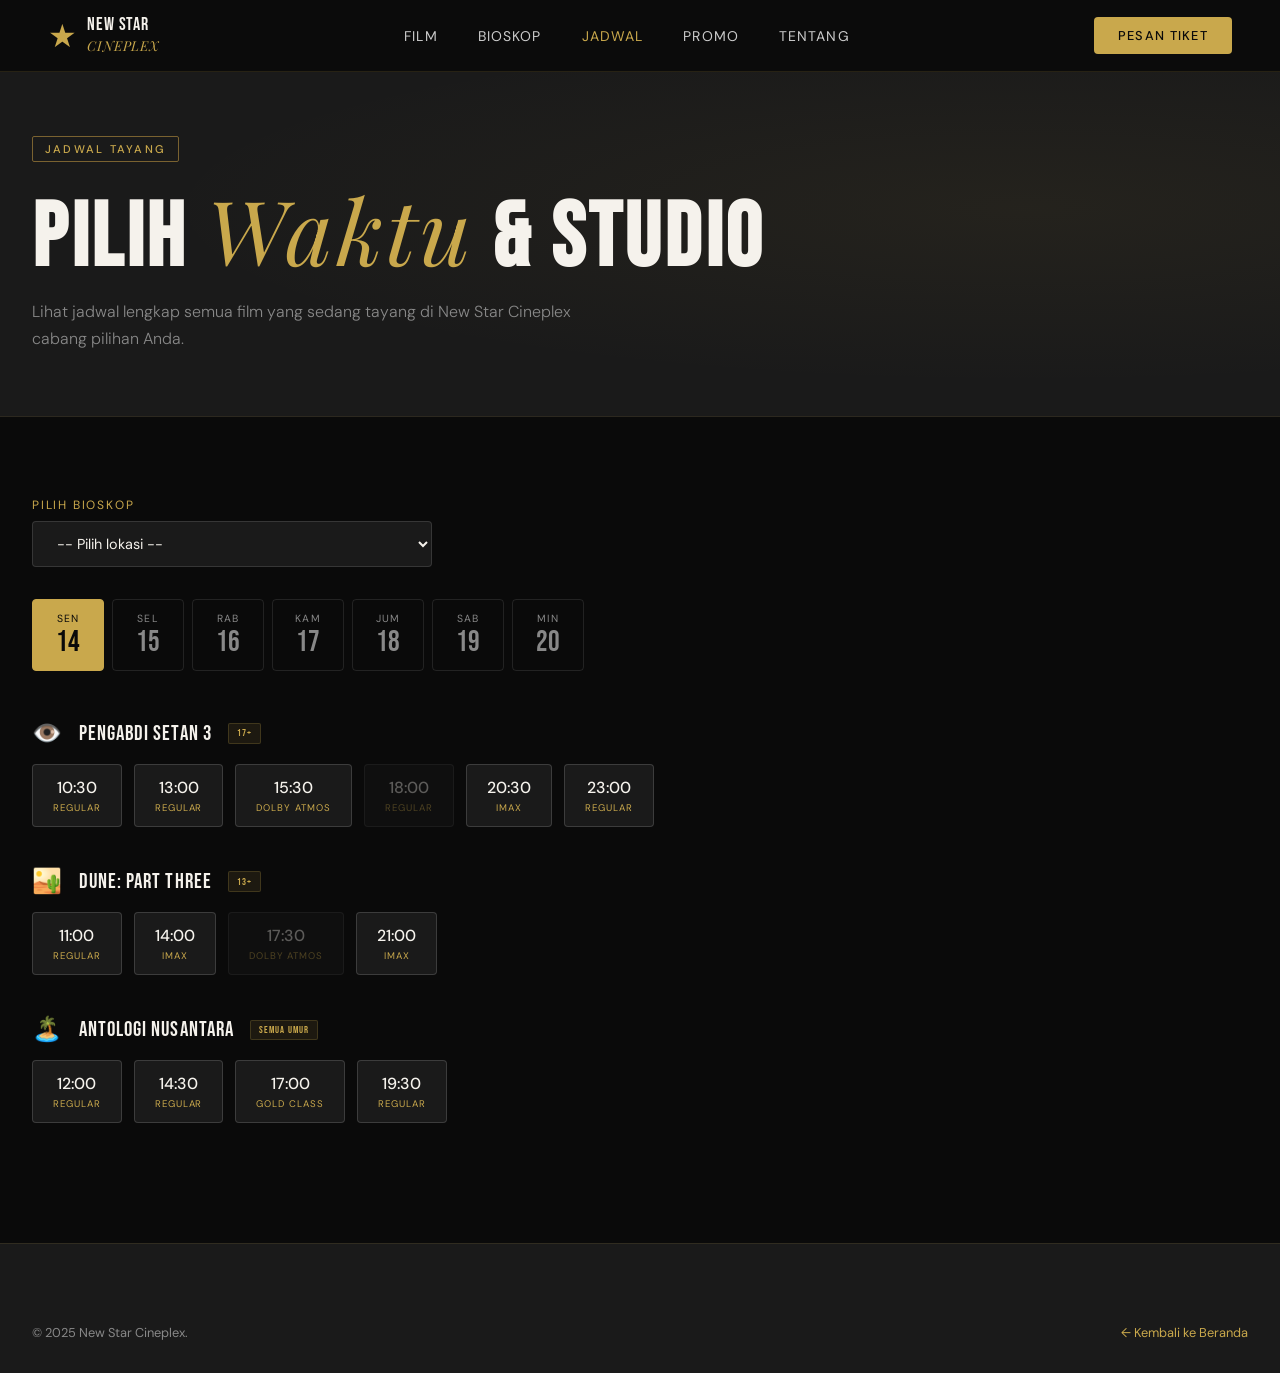
<file: pages/schedule.html>
<!DOCTYPE html>
<html lang="id">
<head>
  <meta charset="UTF-8" />
  <link rel="icon" href="../favicon.svg" type="image/svg+xml" />
  <meta name="viewport" content="width=device-width, initial-scale=1.0" />
  <title>Jadwal Tayang - New Star Cineplex</title>
  <link rel="stylesheet" href="../css/global.css" />
  <link rel="stylesheet" href="../css/pages.css" />
  <link href="https://fonts.googleapis.com/css2?family=Bebas+Neue&family=DM+Sans:ital,wght@0,300;0,400;0,500;1,300&family=Playfair+Display:ital@1&display=swap" rel="stylesheet" />
</head>
<body>
  <div class="cursor" id="cursor"></div>
  <div class="cursor-follower" id="cursorFollower"></div>

  <nav class="nav scrolled" id="nav">
    <a href="../index.html" class="nav-logo">
      <span class="logo-star">★</span>
      <span class="logo-text">NEW STAR<br><em>CINEPLEX</em></span>
    </a>
    <ul class="nav-links">
      <li><a href="films.html">Film</a></li>
      <li><a href="cinemas.html">Bioskop</a></li>
      <li><a href="schedule.html" style="color:var(--gold)">Jadwal</a></li>
      <li><a href="promo.html">Promo</a></li>
      <li><a href="about.html">Tentang</a></li>
    </ul>
    <a href="booking.html" class="btn-book">Pesan Tiket</a>
    <button class="nav-toggle" id="navToggle"><span></span><span></span><span></span></button>
  </nav>
  <div class="mobile-menu" id="mobileMenu">
    <ul>
      <li><a href="films.html">Film</a></li>
      <li><a href="cinemas.html">Bioskop</a></li>
      <li><a href="schedule.html">Jadwal</a></li>
      <li><a href="promo.html">Promo</a></li>
      <li><a href="about.html">Tentang</a></li>
      <li><a href="booking.html" class="btn-book">Pesan Tiket</a></li>
    </ul>
  </div>

  <section class="page-hero">
    <div class="container">
      <span class="label">Jadwal Tayang</span>
      <h1>Pilih <em>Waktu</em> & Studio</h1>
      <p>Lihat jadwal lengkap semua film yang sedang tayang di New Star Cineplex cabang pilihan Anda.</p>
    </div>
  </section>

  <section class="schedule-section" style="background: var(--black);">
    <div class="container">

      <!-- CINEMA SELECT -->
      <div style="margin-bottom:2rem;">
        <label style="font-size:0.75rem; letter-spacing:0.15em; text-transform:uppercase; color:var(--gold); display:block; margin-bottom:0.5rem;">Pilih Bioskop</label>
        <select id="cinemaSelect" style="background:var(--dark2); border:1px solid rgba(255,255,255,0.12); color:var(--white); padding:0.75rem 1.25rem; border-radius:var(--radius); font-family:var(--font-body); font-size:0.9rem; width:100%; max-width:400px; cursor:pointer;">
          <option value="">-- Pilih lokasi --</option>
        </select>
      </div>

      <!-- DATE TABS -->
      <div class="schedule-date-tabs" id="dateTabs"></div>

      <!-- SHOWTIMES -->
      <div id="showtimesContainer"></div>

    </div>
  </section>

  <footer class="footer">
    <div class="container">
      <div class="footer-bottom" style="border-top:none; padding-top:0;">
        <p>© 2025 New Star Cineplex.</p>
        <a href="../index.html" style="color:var(--gold); font-size:0.8rem;">← Kembali ke Beranda</a>
      </div>
    </div>
  </footer>

  <script src="../js/data.js"></script>
  <script src="../js/pages.js"></script>
  <script>renderSchedulePage();</script>
</body>
</html>
</file>
<file: css/global.css>
/* ========================
   NEW STAR CINEPLEX
   global.css - Design System
   ======================== */

@import url('https://fonts.googleapis.com/css2?family=Bebas+Neue&family=DM+Sans:ital,wght@0,300;0,400;0,500;1,300&family=Playfair+Display:ital@1&display=swap');

/* ── TOKENS ── */
:root {
  --gold: #C9A84C;
  --gold-light: #E8C96A;
  --gold-dim: #7A6230;
  --black: #0A0A0A;
  --dark: #111111;
  --dark2: #1A1A1A;
  --dark3: #242424;
  --gray: #888;
  --gray-light: #CCC;
  --white: #F5F2EC;
  --cream: #EDE9DF;

  --font-display: 'Bebas Neue', sans-serif;
  --font-body: 'DM Sans', sans-serif;
  --font-italic: 'Playfair Display', serif;

  --nav-h: 72px;
  --radius: 4px;
  --radius-lg: 12px;
  --transition: 0.35s cubic-bezier(0.4, 0, 0.2, 1);
}

/* ── RESET ── */
*, *::before, *::after { box-sizing: border-box; margin: 0; padding: 0; }
html { scroll-behavior: smooth; font-size: 16px; }
body {
  font-family: var(--font-body);
  background: var(--black);
  color: var(--white);
  overflow-x: hidden;
}
img { display: block; max-width: 100%; }
a { color: inherit; text-decoration: none; }
ul { list-style: none; }
button { cursor: pointer; font-family: inherit; }
em { font-family: var(--font-italic); font-style: italic; font-weight: 400; }

/* ── SCROLLBAR ── */
::-webkit-scrollbar { width: 6px; }
::-webkit-scrollbar-track { background: var(--dark); }
::-webkit-scrollbar-thumb { background: var(--gold-dim); border-radius: 3px; }


/* ── CONTAINER ── */
.container {
  max-width: 1280px;
  margin: 0 auto;
  padding: 0 2rem;
}
@media (max-width: 768px) { .container { padding: 0 1.25rem; } }

/* ── NAV ── */
.nav {
  position: fixed;
  top: 0; left: 0; right: 0;
  height: var(--nav-h);
  display: flex;
  align-items: center;
  justify-content: space-between;
  padding: 0 3rem;
  z-index: 100;
  transition: background var(--transition), backdrop-filter var(--transition);
}
.nav.scrolled {
  background: rgba(10, 10, 10, 0.92);
  backdrop-filter: blur(12px);
  border-bottom: 1px solid rgba(201,168,76,0.15);
}
.nav-logo {
  display: flex;
  align-items: center;
  gap: 10px;
}
.logo-star {
  font-size: 2rem;
  color: var(--gold);
  line-height: 1;
}
.logo-text {
  font-family: var(--font-display);
  font-size: 1.1rem;
  line-height: 1.15;
  letter-spacing: 0.05em;
  color: var(--white);
}
.logo-text em {
  color: var(--gold);
  font-family: var(--font-italic);
  font-size: 0.85rem;
}
.nav-links {
  display: flex;
  gap: 2.5rem;
  align-items: center;
}
.nav-links a {
  font-size: 0.875rem;
  font-weight: 400;
  letter-spacing: 0.08em;
  text-transform: uppercase;
  color: var(--gray-light);
  transition: color var(--transition);
  position: relative;
}
.nav-links a::after {
  content: '';
  position: absolute;
  bottom: -3px; left: 0;
  width: 0; height: 1px;
  background: var(--gold);
  transition: width var(--transition);
}
.nav-links a:hover { color: var(--white); }
.nav-links a:hover::after { width: 100%; }
.btn-book {
  background: var(--gold);
  color: var(--black);
  font-size: 0.8rem;
  font-weight: 500;
  letter-spacing: 0.1em;
  text-transform: uppercase;
  padding: 0.6rem 1.5rem;
  border-radius: var(--radius);
  transition: background var(--transition), transform var(--transition);
}
.btn-book:hover { background: var(--gold-light); transform: translateY(-1px); }
.nav-toggle {
  display: none;
  flex-direction: column;
  gap: 5px;
  background: none;
  border: none;
  padding: 4px;
}
.nav-toggle span {
  display: block;
  width: 24px; height: 1.5px;
  background: var(--white);
  transition: var(--transition);
}

/* ── MOBILE MENU ── */
.mobile-menu {
  position: fixed;
  inset: 0;
  background: var(--black);
  z-index: 99;
  display: flex;
  align-items: center;
  justify-content: center;
  opacity: 0;
  pointer-events: none;
  transition: opacity var(--transition);
}
.mobile-menu.open { opacity: 1; pointer-events: all; }
.mobile-menu ul {
  display: flex;
  flex-direction: column;
  align-items: center;
  gap: 2rem;
  text-align: center;
}
.mobile-menu a {
  font-family: var(--font-display);
  font-size: 2.5rem;
  letter-spacing: 0.05em;
  color: var(--white);
  transition: color var(--transition);
}
.mobile-menu a:hover { color: var(--gold); }

/* ── BUTTONS ── */
.btn-primary {
  display: inline-block;
  background: var(--gold);
  color: var(--black);
  font-size: 0.875rem;
  font-weight: 500;
  letter-spacing: 0.08em;
  text-transform: uppercase;
  padding: 0.875rem 2rem;
  border-radius: var(--radius);
  border: none;
  transition: background var(--transition), transform var(--transition);
}
.btn-primary:hover { background: var(--gold-light); transform: translateY(-2px); }
.btn-ghost {
  display: inline-block;
  background: transparent;
  color: var(--white);
  font-size: 0.875rem;
  font-weight: 400;
  letter-spacing: 0.08em;
  text-transform: uppercase;
  padding: 0.875rem 2rem;
  border: 1px solid rgba(255,255,255,0.3);
  border-radius: var(--radius);
  transition: border-color var(--transition), color var(--transition), transform var(--transition);
}
.btn-ghost:hover { border-color: var(--gold); color: var(--gold); transform: translateY(-2px); }

/* ── SECTION HEADERS ── */
.section-header {
  display: flex;
  align-items: flex-end;
  gap: 2rem;
  margin-bottom: 3rem;
  flex-wrap: wrap;
}
.section-header.center {
  flex-direction: column;
  align-items: center;
  text-align: center;
}
.section-header h2 {
  font-family: var(--font-display);
  font-size: clamp(2.5rem, 5vw, 4rem);
  line-height: 0.95;
  letter-spacing: 0.03em;
}
.section-header h2 em { color: var(--gold); }
.label {
  display: inline-block;
  font-size: 0.7rem;
  font-weight: 500;
  letter-spacing: 0.2em;
  text-transform: uppercase;
  color: var(--gold);
  border: 1px solid var(--gold-dim);
  padding: 0.3rem 0.75rem;
  border-radius: 2px;
  margin-bottom: 0.75rem;
}
.see-all {
  margin-left: auto;
  font-size: 0.8rem;
  letter-spacing: 0.1em;
  text-transform: uppercase;
  color: var(--gold);
  border-bottom: 1px solid transparent;
  transition: border-color var(--transition);
  padding-bottom: 2px;
  white-space: nowrap;
}
.see-all:hover { border-color: var(--gold); }
.section-sub {
  color: var(--gray);
  font-size: 1rem;
  max-width: 520px;
  line-height: 1.7;
  margin-top: 0.5rem;
}
.center { text-align: center; }

/* ── FILM CARD ── */
.film-card {
  position: relative;
  border-radius: var(--radius-lg);
  overflow: hidden;
  background: var(--dark2);
  transition: transform 0.4s cubic-bezier(0.4,0,0.2,1);
}
.film-card:hover { transform: translateY(-8px); }
.film-poster {
  aspect-ratio: 2/3;
  overflow: hidden;
  position: relative;
}
.film-poster-img {
  width: 100%; height: 100%;
  object-fit: cover;
  transition: transform 0.6s ease;
}
.film-card:hover .film-poster-img { transform: scale(1.07); }
.film-poster-placeholder {
  width: 100%; height: 100%;
  display: flex;
  flex-direction: column;
  align-items: center;
  justify-content: center;
  gap: 1rem;
  font-size: 3rem;
  background: linear-gradient(160deg, var(--dark3) 0%, var(--dark2) 100%);
  border-bottom: 1px solid rgba(201,168,76,0.15);
}
.film-poster-placeholder .genre-tag {
  font-size: 0.65rem;
  letter-spacing: 0.15em;
  text-transform: uppercase;
  color: var(--gold);
  background: rgba(201,168,76,0.1);
  padding: 0.25rem 0.6rem;
  border-radius: 2px;
}
.film-overlay {
  position: absolute;
  inset: 0;
  background: linear-gradient(to top, rgba(0,0,0,0.9) 0%, transparent 60%);
  display: flex;
  align-items: flex-end;
  padding: 1.25rem;
  opacity: 0;
  transition: opacity var(--transition);
}
.film-card:hover .film-overlay { opacity: 1; }
.film-play-btn {
  width: 48px; height: 48px;
  border-radius: 50%;
  background: var(--gold);
  border: none;
  display: flex;
  align-items: center;
  justify-content: center;
  font-size: 1.1rem;
  color: var(--black);
  margin-left: auto;
  transition: transform 0.2s;
}
.film-play-btn:hover { transform: scale(1.1); }
.film-badge {
  position: absolute;
  top: 12px; left: 12px;
  font-size: 0.6rem;
  font-weight: 500;
  letter-spacing: 0.12em;
  text-transform: uppercase;
  padding: 0.25rem 0.6rem;
  border-radius: 2px;
  background: var(--gold);
  color: var(--black);
}
.film-badge.soon { background: #333; color: var(--white); }
.film-badge.hot { background: #C0392B; color: var(--white); }
.film-info { padding: 1rem 1.25rem 1.25rem; }
.film-title {
  font-family: var(--font-display);
  font-size: 1.2rem;
  letter-spacing: 0.04em;
  margin-bottom: 0.35rem;
  white-space: nowrap;
  overflow: hidden;
  text-overflow: ellipsis;
}
.film-meta {
  display: flex;
  align-items: center;
  gap: 0.75rem;
  font-size: 0.75rem;
  color: var(--gray);
}
.film-meta .rating {
  color: var(--gold);
  font-weight: 500;
}
.film-meta .dot { opacity: 0.4; }
.film-genres {
  display: flex;
  gap: 0.4rem;
  margin-top: 0.6rem;
  flex-wrap: wrap;
}
.film-genres span {
  font-size: 0.65rem;
  letter-spacing: 0.1em;
  text-transform: uppercase;
  color: var(--gray);
  background: rgba(255,255,255,0.05);
  border: 1px solid rgba(255,255,255,0.08);
  padding: 0.2rem 0.5rem;
  border-radius: 2px;
}

/* ── STATS ── */
.stats-band {
  background: var(--dark2);
  border-top: 1px solid rgba(201,168,76,0.15);
  border-bottom: 1px solid rgba(201,168,76,0.15);
  padding: 4rem 0;
}
.stats-grid {
  display: grid;
  grid-template-columns: repeat(4, 1fr);
  gap: 2rem;
  text-align: center;
}
.stat-item { display: flex; flex-direction: column; align-items: center; gap: 0.5rem; }
.stat-num-wrapper { flex-direction: row; flex-wrap: wrap; justify-content: center; align-items: baseline; gap: 0.25rem; }
.stat-num {
  font-family: var(--font-display);
  font-size: clamp(3rem, 5vw, 5rem);
  line-height: 1;
  color: var(--gold);
  letter-spacing: 0.02em;
}
.stat-suffix {
  font-family: var(--font-display);
  font-size: clamp(1.5rem, 3vw, 2.5rem);
  color: var(--gold-light);
}
.stat-label {
  font-size: 0.8rem;
  letter-spacing: 0.12em;
  text-transform: uppercase;
  color: var(--gray);
  width: 100%;
  text-align: center;
}

/* ── FOOTER ── */
.footer {
  background: var(--dark2);
  border-top: 1px solid rgba(201,168,76,0.12);
  padding: 5rem 0 2rem;
}
.footer-grid {
  display: grid;
  grid-template-columns: 2fr 1fr 1fr 1fr;
  gap: 3rem;
  margin-bottom: 4rem;
}
.footer-brand p {
  color: var(--gray);
  font-size: 0.875rem;
  line-height: 1.7;
  margin: 1.5rem 0 1.5rem;
  max-width: 280px;
}
.socials { display: flex; gap: 1rem; }
.socials a {
  display: flex;
  align-items: center;
  justify-content: center;
  width: 38px; height: 38px;
  border: 1px solid rgba(255,255,255,0.12);
  border-radius: 50%;
  font-size: 0.7rem;
  font-weight: 500;
  letter-spacing: 0.05em;
  color: var(--gray);
  transition: border-color var(--transition), color var(--transition);
}
.socials a:hover { border-color: var(--gold); color: var(--gold); }
.footer-col h5 {
  font-family: var(--font-display);
  font-size: 1rem;
  letter-spacing: 0.1em;
  color: var(--white);
  margin-bottom: 1.25rem;
}
.footer-col ul { display: flex; flex-direction: column; gap: 0.75rem; }
.footer-col a {
  font-size: 0.875rem;
  color: var(--gray);
  transition: color var(--transition);
}
.footer-col a:hover { color: var(--gold); }
.footer-bottom {
  display: flex;
  align-items: center;
  justify-content: space-between;
  padding-top: 2rem;
  border-top: 1px solid rgba(255,255,255,0.06);
  flex-wrap: wrap;
  gap: 1rem;
}
.footer-bottom p { font-size: 0.8rem; color: var(--gray); }
.footer-legal { display: flex; gap: 2rem; }
.footer-legal a { font-size: 0.8rem; color: var(--gray); transition: color var(--transition); }
.footer-legal a:hover { color: var(--gold); }

/* ── RESPONSIVE ── */
@media (max-width: 1024px) {
  .nav-links, .btn-book { display: none; }
  .nav-toggle { display: flex; }
  .footer-grid { grid-template-columns: 1fr 1fr; }
  .stats-grid { grid-template-columns: repeat(2, 1fr); }
}
@media (max-width: 600px) {
  .footer-grid { grid-template-columns: 1fr; }
  .footer-bottom { flex-direction: column; align-items: flex-start; }
}

/* ── PAGE TRANSITIONS ── */
.page-enter {
  animation: fadeUp 0.6s ease forwards;
}
@keyframes fadeUp {
  from { opacity: 0; transform: translateY(24px); }
  to   { opacity: 1; transform: translateY(0); }
}

/* ========================
   ADDITIONS - Polish & Fixes
   ======================== */

/* ── PAGE LOAD FADE ── */
body {
  animation: bodyFadeIn 0.5s ease forwards;
}
@keyframes bodyFadeIn {
  from { opacity: 0; }
  to   { opacity: 1; }
}

/* ── LINK TRANSITIONS ── */
a { transition: color var(--transition), opacity var(--transition); }

/* ── SELECTION COLOR ── */
::selection {
  background: var(--gold);
  color: var(--black);
}

/* ── INPUT FOCUS GLOW ── */
input:focus, select:focus, textarea:focus {
  border-color: rgba(201,168,76,0.5) !important;
  box-shadow: 0 0 0 3px rgba(201,168,76,0.08);
  outline: none;
}

/* ── SMOOTH SCROLL OFFSET FOR FIXED NAV ── */
:target {
  scroll-margin-top: calc(var(--nav-h) + 2rem);
}

/* ── MOBILE NAV TOGGLE ANIMATION ── */
.nav-toggle.open span:nth-child(1) { transform: translateY(6.5px) rotate(45deg); }
.nav-toggle.open span:nth-child(2) { opacity: 0; }
.nav-toggle.open span:nth-child(3) { transform: translateY(-6.5px) rotate(-45deg); }

/* ── BACK TO TOP BUTTON ── */
.back-to-top {
  position: fixed;
  bottom: 2rem;
  right: 2rem;
  width: 44px;
  height: 44px;
  background: var(--dark2);
  border: 1px solid rgba(201,168,76,0.3);
  color: var(--gold);
  border-radius: 50%;
  display: flex;
  align-items: center;
  justify-content: center;
  font-size: 1.1rem;
  z-index: 50;
  opacity: 0;
  transform: translateY(10px);
  transition: opacity 0.3s, transform 0.3s, background var(--transition);
  cursor: pointer;
  pointer-events: none;
}
.back-to-top.visible {
  opacity: 1;
  transform: translateY(0);
  pointer-events: all;
}
.back-to-top:hover {
  background: var(--gold);
  color: var(--black);
}

/* ── TOAST NOTIFICATION ── */
.nsc-toast {
  position: fixed;
  bottom: 2rem;
  left: 50%;
  transform: translateX(-50%) translateY(80px);
  background: var(--dark2);
  border: 1px solid rgba(201,168,76,0.3);
  color: var(--white);
  padding: 0.875rem 1.75rem;
  border-radius: 2rem;
  font-size: 0.875rem;
  letter-spacing: 0.04em;
  z-index: 200;
  transition: transform 0.35s cubic-bezier(0.34, 1.56, 0.64, 1), opacity 0.35s;
  opacity: 0;
  white-space: nowrap;
  pointer-events: none;
}
.nsc-toast.show {
  transform: translateX(-50%) translateY(0);
  opacity: 1;
}

/* ── MOBILE RESPONSIVE POLISH ── */
@media (max-width: 768px) {
  .nav { padding: 0 1.25rem; }
  .hero-content { padding: 5rem 1.25rem 3rem; }
  .promo-banner { flex-direction: column; padding: 3rem 1.25rem; }
  .promo-visual { display: none; }
  .stats-grid { grid-template-columns: repeat(2, 1fr); gap: 1.5rem; }
  .back-to-top { bottom: 1.25rem; right: 1.25rem; }
  .section-header { flex-direction: column; align-items: flex-start; gap: 0.5rem; }
  .section-header .see-all { margin-left: 0; }
  .film-detail-grid { grid-template-columns: 1fr; }
  .detail-credits { grid-template-columns: 1fr; }
}

@media (max-width: 480px) {
  .hero-title .line1,
  .hero-title .line3 { font-size: 3.2rem; }
  .hero-title .line2 { font-size: 2.5rem; }
  .footer-grid { grid-template-columns: 1fr; }
  .booking-steps { padding: 1rem; gap: 0.25rem; }
  .step-label { display: none; }
  .step-divider { max-width: 20px; }
}

/* ── SMOOTH NAV TRANSITION FIX ── */
.nav {
  transition: background 0.4s ease, backdrop-filter 0.4s ease, border-color 0.4s ease;
}
</file>
<file: css/home.css>
/* ========================
   home.css - Homepage Styles
   ======================== */

/* ── HERO ── */
.hero {
  min-height: 100vh;
  display: flex;
  flex-direction: column;
  justify-content: center;
  position: relative;
  overflow: hidden;
  padding-top: var(--nav-h);
}

.hero-bg {
  position: absolute;
  inset: 0;
  background: radial-gradient(ellipse at 70% 50%, rgba(201,168,76,0.08) 0%, transparent 60%),
              radial-gradient(ellipse at 20% 80%, rgba(201,168,76,0.05) 0%, transparent 50%);
  z-index: 0;
}

.film-strip {
  position: absolute;
  inset: 0;
  display: flex;
  gap: 2px;
  overflow: hidden;
  opacity: 0.04;
}
.film-strip-col {
  display: flex;
  flex-direction: column;
  gap: 2px;
  flex: 0 0 auto;
  animation: scrollDown linear infinite;
}
.film-strip-col:nth-child(even) { animation-direction: reverse; }
.film-strip-cell {
  width: 80px;
  flex-shrink: 0;
  background: var(--dark3);
  border-radius: 2px;
}
@keyframes scrollDown {
  from { transform: translateY(0); }
  to   { transform: translateY(-50%); }
}

.hero-content {
  position: relative;
  z-index: 2;
  max-width: 1280px;
  margin: 0 auto;
  padding: 6rem 3rem 4rem;
  width: 100%;
}
.hero-tagline {
  font-size: 0.75rem;
  letter-spacing: 0.25em;
  text-transform: uppercase;
  color: var(--gold);
  margin-bottom: 1.5rem;
  display: flex;
  align-items: center;
  gap: 0.75rem;
}
.hero-tagline::before {
  content: '';
  display: inline-block;
  width: 40px; height: 1px;
  background: var(--gold);
}
.hero-title {
  display: flex;
  flex-direction: column;
  gap: 0;
  margin-bottom: 1.5rem;
}
.hero-title .line1 {
  font-family: var(--font-display);
  font-size: clamp(4rem, 10vw, 9rem);
  line-height: 0.9;
  letter-spacing: 0.04em;
  color: var(--white);
}
.hero-title .line2 {
  font-family: var(--font-italic);
  font-style: italic;
  font-size: clamp(3rem, 8vw, 7rem);
  line-height: 1;
  color: var(--gold);
  margin-left: 2rem;
}
.hero-title .line3 {
  font-family: var(--font-display);
  font-size: clamp(4rem, 10vw, 9rem);
  line-height: 0.9;
  letter-spacing: 0.04em;
  color: transparent;
  -webkit-text-stroke: 1px rgba(245,242,236,0.4);
}
.hero-sub {
  max-width: 520px;
  font-size: 1.05rem;
  color: var(--gray);
  line-height: 1.7;
  margin-bottom: 2.5rem;
  font-weight: 300;
}
.hero-cta {
  display: flex;
  gap: 1rem;
  flex-wrap: wrap;
}
.hero-ticker {
  position: relative;
  z-index: 2;
  background: var(--dark3);
  border-top: 1px solid rgba(201,168,76,0.15);
  border-bottom: 1px solid rgba(201,168,76,0.15);
  padding: 0.9rem 0;
  overflow: hidden;
  white-space: nowrap;
}
.ticker-track {
  display: inline-flex;
  align-items: center;
  gap: 2rem;
  animation: ticker 40s linear infinite;
  font-family: var(--font-display);
  font-size: 0.85rem;
  letter-spacing: 0.15em;
  color: var(--gray);
}
.ticker-track:hover { animation-play-state: paused; }
.ticker-track .sep { color: var(--gold); font-size: 0.6rem; }
@keyframes ticker {
  from { transform: translateX(0); }
  to   { transform: translateX(-50%); }
}

/* ── NOW SHOWING ── */
.section-nowshowing {
  padding: 6rem 0;
  background: var(--black);
}
.films-grid {
  display: grid;
  grid-template-columns: repeat(5, 1fr);
  gap: 1.5rem;
}
@media (max-width: 1200px) { .films-grid { grid-template-columns: repeat(4, 1fr); } }
@media (max-width: 900px)  { .films-grid { grid-template-columns: repeat(3, 1fr); } }
@media (max-width: 600px)  { .films-grid { grid-template-columns: repeat(2, 1fr); } }
@media (max-width: 400px)  { .films-grid { grid-template-columns: 1fr; } }

/* ── EXPERIENCE ── */
.section-experience {
  padding: 6rem 0;
  background: var(--dark2);
}
.exp-grid {
  display: grid;
  grid-template-columns: repeat(3, 1fr);
  gap: 2px;
}
.exp-card {
  padding: 2.5rem 2rem;
  background: var(--dark3);
  border: 1px solid rgba(255,255,255,0.04);
  transition: background var(--transition), border-color var(--transition);
  position: relative;
  overflow: hidden;
}
.exp-card::after {
  content: '';
  position: absolute;
  bottom: 0; left: 0; right: 0;
  height: 2px;
  background: var(--gold);
  transform: scaleX(0);
  transform-origin: left;
  transition: transform 0.4s ease;
}
.exp-card:hover { background: rgba(201,168,76,0.04); border-color: rgba(201,168,76,0.15); }
.exp-card:hover::after { transform: scaleX(1); }
.exp-icon {
  font-size: 2rem;
  color: var(--gold);
  margin-bottom: 1.25rem;
  line-height: 1;
}
.exp-card h3 {
  font-family: var(--font-display);
  font-size: 1.4rem;
  letter-spacing: 0.05em;
  margin-bottom: 0.75rem;
}
.exp-card p { font-size: 0.875rem; color: var(--gray); line-height: 1.7; font-weight: 300; }
@media (max-width: 900px)  { .exp-grid { grid-template-columns: repeat(2, 1fr); } }
@media (max-width: 600px)  { .exp-grid { grid-template-columns: 1fr; } }

/* ── COMING SOON ── */
.section-coming {
  padding: 6rem 0;
  background: var(--black);
}
.coming-grid {
  display: grid;
  grid-template-columns: repeat(4, 1fr);
  gap: 1.5rem;
}
@media (max-width: 900px)  { .coming-grid { grid-template-columns: repeat(2, 1fr); } }
@media (max-width: 500px)  { .coming-grid { grid-template-columns: 1fr; } }

/* ── PROMO BANNER ── */
.promo-banner {
  padding: 5rem 3rem;
  background: var(--dark2);
  border-top: 1px solid rgba(201,168,76,0.12);
  border-bottom: 1px solid rgba(201,168,76,0.12);
  display: flex;
  align-items: center;
  justify-content: space-between;
  gap: 3rem;
  flex-wrap: wrap;
  max-width: 100%;
  overflow: hidden;
  position: relative;
}
.promo-banner::before {
  content: '';
  position: absolute;
  right: -100px;
  top: 50%;
  transform: translateY(-50%);
  width: 400px; height: 400px;
  background: radial-gradient(ellipse, rgba(201,168,76,0.06) 0%, transparent 70%);
  pointer-events: none;
}
.promo-content { flex: 1; min-width: 280px; }
.promo-badge {
  display: inline-block;
  font-size: 0.65rem;
  letter-spacing: 0.2em;
  text-transform: uppercase;
  color: var(--gold);
  border: 1px solid var(--gold-dim);
  padding: 0.3rem 0.75rem;
  border-radius: 2px;
  margin-bottom: 1.25rem;
}
.promo-content h2 {
  font-family: var(--font-display);
  font-size: clamp(2rem, 4vw, 3.5rem);
  line-height: 1;
  letter-spacing: 0.03em;
  margin-bottom: 1rem;
}
.promo-content h2 em { color: var(--gold); }
.promo-content p {
  color: var(--gray);
  font-size: 0.95rem;
  line-height: 1.7;
  font-weight: 300;
  max-width: 420px;
  margin-bottom: 2rem;
}
.promo-visual { flex: 0 0 auto; }
.card-mockup {
  width: 280px; height: 170px;
  background: linear-gradient(135deg, #1a1200 0%, #3a2a00 50%, #1a1200 100%);
  border: 1px solid rgba(201,168,76,0.4);
  border-radius: 12px;
  padding: 1.5rem;
  display: flex;
  flex-direction: column;
  justify-content: space-between;
  position: relative;
  overflow: hidden;
  box-shadow: 0 20px 60px rgba(0,0,0,0.5), inset 0 1px 0 rgba(201,168,76,0.2);
}
.card-mockup::before {
  content: '';
  position: absolute;
  top: -50%; right: -30%;
  width: 200px; height: 200px;
  background: radial-gradient(ellipse, rgba(201,168,76,0.15) 0%, transparent 70%);
}
.card-logo {
  font-family: var(--font-display);
  font-size: 1.3rem;
  letter-spacing: 0.1em;
  color: var(--gold-light);
}
.card-name {
  font-size: 0.65rem;
  letter-spacing: 0.25em;
  text-transform: uppercase;
  color: rgba(201,168,76,0.6);
}
.card-dots {
  width: 40px; height: 30px;
  border-radius: 4px;
  background: rgba(201,168,76,0.15);
  border: 1px solid rgba(201,168,76,0.2);
}

/* ── BRANCHES ── */
.section-branches {
  padding: 6rem 0;
  background: var(--black);
}
.branches-islands {
  display: grid;
  grid-template-columns: repeat(4, 1fr);
  gap: 2rem;
}
.island-group {
  background: var(--dark2);
  border: 1px solid rgba(255,255,255,0.06);
  border-radius: var(--radius-lg);
  padding: 2rem;
  transition: border-color var(--transition);
}
.island-group:hover { border-color: rgba(201,168,76,0.2); }
.island-group h4 {
  font-family: var(--font-display);
  font-size: 1.3rem;
  letter-spacing: 0.08em;
  color: var(--gold);
  margin-bottom: 1.25rem;
  padding-bottom: 0.75rem;
  border-bottom: 1px solid rgba(201,168,76,0.15);
}
.island-group li {
  font-size: 0.875rem;
  color: var(--gray);
  padding: 0.4rem 0;
  border-bottom: 1px solid rgba(255,255,255,0.04);
  transition: color var(--transition);
}
.island-group li:last-child { border-bottom: none; }
.island-group li:hover { color: var(--white); }
@media (max-width: 1024px) { .branches-islands { grid-template-columns: repeat(2, 1fr); } }
@media (max-width: 600px)  { .branches-islands { grid-template-columns: 1fr; } }

/* ── SCROLL REVEAL ── */
.reveal {
  opacity: 0;
  transform: translateY(30px);
  transition: opacity 0.7s ease, transform 0.7s ease;
}
.reveal.visible {
  opacity: 1;
  transform: translateY(0);
}
</file>
<file: css/pages.css>
/* ========================
   pages.css - Inner Page Styles
   ======================== */

/* ── PAGE HERO ── */
.page-hero {
  padding: calc(var(--nav-h) + 4rem) 0 4rem;
  background: var(--dark2);
  border-bottom: 1px solid rgba(201,168,76,0.1);
  position: relative;
  overflow: hidden;
}
.page-hero::before {
  content: '';
  position: absolute;
  inset: 0;
  background: radial-gradient(ellipse at 80% 50%, rgba(201,168,76,0.06) 0%, transparent 60%);
}
.page-hero .container { position: relative; z-index: 1; }
.page-hero h1 {
  font-family: var(--font-display);
  font-size: clamp(3rem, 7vw, 6rem);
  letter-spacing: 0.04em;
  line-height: 0.95;
  margin: 0.75rem 0 1rem;
}
.page-hero h1 em { color: var(--gold); }
.page-hero p {
  max-width: 560px;
  color: var(--gray);
  font-size: 1rem;
  line-height: 1.7;
  font-weight: 300;
}

/* ── FILTER BAR ── */
.filter-bar {
  display: flex;
  align-items: center;
  gap: 0.75rem;
  padding: 1.5rem 0;
  flex-wrap: wrap;
  border-bottom: 1px solid rgba(255,255,255,0.06);
  margin-bottom: 3rem;
}
.filter-btn {
  background: transparent;
  color: var(--gray);
  border: 1px solid rgba(255,255,255,0.1);
  padding: 0.5rem 1.25rem;
  border-radius: 2rem;
  font-size: 0.8rem;
  letter-spacing: 0.08em;
  text-transform: uppercase;
  transition: all var(--transition);
}
.filter-btn:hover, .filter-btn.active {
  background: var(--gold);
  color: var(--black);
  border-color: var(--gold);
}
.search-bar {
  margin-left: auto;
  display: flex;
  align-items: center;
  gap: 0.5rem;
  background: var(--dark2);
  border: 1px solid rgba(255,255,255,0.1);
  border-radius: 2rem;
  padding: 0.45rem 1rem;
}
.search-bar input {
  background: none;
  border: none;
  outline: none;
  color: var(--white);
  font-family: var(--font-body);
  font-size: 0.875rem;
  width: 200px;
}
.search-bar input::placeholder { color: var(--gray); }
.search-bar span { color: var(--gray); font-size: 0.9rem; }

/* ── FILM DETAIL ── */
.film-detail {
  padding: 5rem 0;
  background: var(--black);
}
.film-detail-grid {
  display: grid;
  grid-template-columns: 300px 1fr;
  gap: 4rem;
  align-items: start;
}
.film-detail-poster {
  border-radius: var(--radius-lg);
  overflow: hidden;
  aspect-ratio: 2/3;
  background: var(--dark2);
  position: sticky;
  top: calc(var(--nav-h) + 2rem);
}
.detail-title {
  font-family: var(--font-display);
  font-size: clamp(2.5rem, 5vw, 4.5rem);
  letter-spacing: 0.03em;
  line-height: 0.95;
  margin-bottom: 1rem;
}
.detail-title em { color: var(--gold); }
.detail-meta {
  display: flex;
  flex-wrap: wrap;
  gap: 1.5rem;
  margin-bottom: 2rem;
  font-size: 0.875rem;
  color: var(--gray);
}
.detail-meta .rating-big {
  font-size: 1.2rem;
  font-weight: 500;
  color: var(--gold);
}
.detail-synopsis {
  font-size: 0.975rem;
  color: var(--gray-light);
  line-height: 1.8;
  font-weight: 300;
  margin-bottom: 2rem;
}
.detail-credits {
  display: grid;
  grid-template-columns: repeat(2, 1fr);
  gap: 1.5rem;
  margin-bottom: 2.5rem;
  padding: 1.5rem 0;
  border-top: 1px solid rgba(255,255,255,0.07);
  border-bottom: 1px solid rgba(255,255,255,0.07);
}
.credit-item label {
  display: block;
  font-size: 0.65rem;
  letter-spacing: 0.2em;
  text-transform: uppercase;
  color: var(--gold);
  margin-bottom: 0.3rem;
}
.credit-item span {
  font-size: 0.875rem;
  color: var(--white);
}
.detail-actions { display: flex; gap: 1rem; flex-wrap: wrap; }

/* ── SCHEDULE TABLE ── */
.schedule-section { padding: 5rem 0; }
.schedule-date-tabs {
  display: flex;
  gap: 0.5rem;
  margin-bottom: 2.5rem;
  overflow-x: auto;
  padding-bottom: 0.5rem;
}
.date-tab {
  flex: 0 0 auto;
  display: flex;
  flex-direction: column;
  align-items: center;
  padding: 0.75rem 1.25rem;
  border: 1px solid rgba(255,255,255,0.1);
  border-radius: var(--radius);
  background: transparent;
  color: var(--gray);
  min-width: 72px;
  transition: all var(--transition);
}
.date-tab .day { font-size: 0.65rem; letter-spacing: 0.1em; text-transform: uppercase; margin-bottom: 0.25rem; }
.date-tab .num { font-family: var(--font-display); font-size: 1.8rem; line-height: 1; }
.date-tab.active, .date-tab:hover { background: var(--gold); color: var(--black); border-color: var(--gold); }
.showtimes-group { margin-bottom: 2.5rem; }
.showtime-film-name {
  font-family: var(--font-display);
  font-size: 1.3rem;
  letter-spacing: 0.05em;
  margin-bottom: 1rem;
  display: flex;
  align-items: center;
  gap: 1rem;
}
.showtime-slots {
  display: flex;
  gap: 0.75rem;
  flex-wrap: wrap;
}
.slot-btn {
  display: flex;
  flex-direction: column;
  align-items: center;
  padding: 0.75rem 1.25rem;
  border: 1px solid rgba(255,255,255,0.15);
  border-radius: var(--radius);
  background: var(--dark2);
  color: var(--white);
  transition: all var(--transition);
  min-width: 80px;
}
.slot-btn .time { font-size: 1rem; font-weight: 500; }
.slot-btn .type { font-size: 0.6rem; letter-spacing: 0.1em; text-transform: uppercase; color: var(--gold); margin-top: 0.2rem; }
.slot-btn:hover, .slot-btn.selected { background: var(--gold); color: var(--black); border-color: var(--gold); }
.slot-btn.selected .type, .slot-btn:hover .type { color: var(--black); }
.slot-btn.sold-out { opacity: 0.35; cursor: not-allowed; }

/* ── PROMO PAGE ── */
.promo-grid {
  display: grid;
  grid-template-columns: repeat(3, 1fr);
  gap: 1.5rem;
  padding: 5rem 0;
}
.promo-card {
  background: var(--dark2);
  border: 1px solid rgba(255,255,255,0.06);
  border-radius: var(--radius-lg);
  overflow: hidden;
  transition: transform 0.35s ease, border-color var(--transition);
}
.promo-card:hover { transform: translateY(-6px); border-color: rgba(201,168,76,0.25); }
.promo-card-header {
  padding: 2rem;
  background: var(--dark3);
  border-bottom: 1px solid rgba(255,255,255,0.04);
  font-size: 3rem;
  display: flex;
  align-items: center;
  justify-content: center;
  min-height: 120px;
}
.promo-card-body { padding: 1.5rem; }
.promo-card h3 {
  font-family: var(--font-display);
  font-size: 1.3rem;
  letter-spacing: 0.06em;
  margin-bottom: 0.5rem;
}
.promo-card p { font-size: 0.875rem; color: var(--gray); line-height: 1.6; margin-bottom: 1rem; }
.promo-card .discount {
  font-family: var(--font-display);
  font-size: 2.5rem;
  color: var(--gold);
  display: block;
  margin-bottom: 0.5rem;
}
.promo-card .terms { font-size: 0.7rem; color: var(--gray); opacity: 0.7; }
@media (max-width: 900px)  { .promo-grid { grid-template-columns: repeat(2, 1fr); } }
@media (max-width: 600px)  { .promo-grid { grid-template-columns: 1fr; } }

/* ── CINEMAS PAGE ── */
.cinemas-grid {
  display: grid;
  grid-template-columns: repeat(3, 1fr);
  gap: 1.5rem;
  padding: 3rem 0 5rem;
}
.cinema-card {
  background: var(--dark2);
  border: 1px solid rgba(255,255,255,0.06);
  border-radius: var(--radius-lg);
  overflow: hidden;
  transition: border-color var(--transition), transform 0.3s ease;
}
.cinema-card:hover { border-color: rgba(201,168,76,0.2); transform: translateY(-4px); }
.cinema-card-img {
  aspect-ratio: 16/9;
  background: var(--dark3);
  display: flex;
  align-items: center;
  justify-content: center;
  font-size: 3rem;
  border-bottom: 1px solid rgba(255,255,255,0.04);
}
.cinema-card-body { padding: 1.5rem; }
.cinema-card h3 {
  font-family: var(--font-display);
  font-size: 1.3rem;
  letter-spacing: 0.05em;
  margin-bottom: 0.35rem;
}
.cinema-card .location {
  font-size: 0.8rem;
  color: var(--gold);
  letter-spacing: 0.08em;
  text-transform: uppercase;
  margin-bottom: 0.75rem;
}
.cinema-card p { font-size: 0.875rem; color: var(--gray); line-height: 1.6; margin-bottom: 1rem; }
.cinema-features { display: flex; gap: 0.4rem; flex-wrap: wrap; margin-bottom: 1.25rem; }
.cinema-features span {
  font-size: 0.6rem;
  letter-spacing: 0.1em;
  text-transform: uppercase;
  color: var(--gold);
  background: rgba(201,168,76,0.08);
  border: 1px solid rgba(201,168,76,0.2);
  padding: 0.25rem 0.5rem;
  border-radius: 2px;
}
@media (max-width: 900px)  { .cinemas-grid { grid-template-columns: repeat(2, 1fr); } }
@media (max-width: 600px)  { .cinemas-grid { grid-template-columns: 1fr; } }

/* ── ABOUT PAGE ── */
.about-section { padding: 6rem 0; }
.about-grid {
  display: grid;
  grid-template-columns: 1fr 1fr;
  gap: 6rem;
  align-items: center;
}
.about-grid img, .about-visual {
  aspect-ratio: 4/3;
  background: var(--dark2);
  border-radius: var(--radius-lg);
  border: 1px solid rgba(201,168,76,0.1);
  display: flex;
  align-items: center;
  justify-content: center;
  font-size: 4rem;
}
.about-text h2 {
  font-family: var(--font-display);
  font-size: clamp(2rem, 4vw, 3.5rem);
  letter-spacing: 0.03em;
  line-height: 1;
  margin-bottom: 1.5rem;
}
.about-text h2 em { color: var(--gold); }
.about-text p {
  font-size: 0.975rem;
  color: var(--gray);
  line-height: 1.8;
  font-weight: 300;
  margin-bottom: 1rem;
}
.team-grid {
  display: grid;
  grid-template-columns: repeat(4, 1fr);
  gap: 1.5rem;
  margin-top: 3rem;
}
.team-card { text-align: center; }
.team-avatar {
  width: 100%;
  aspect-ratio: 1;
  border-radius: var(--radius-lg);
  background: var(--dark2);
  border: 1px solid rgba(255,255,255,0.06);
  display: flex;
  align-items: center;
  justify-content: center;
  font-size: 2.5rem;
  margin-bottom: 1rem;
  transition: border-color var(--transition);
}
.team-card:hover .team-avatar { border-color: rgba(201,168,76,0.3); }
.team-card h4 { font-family: var(--font-display); font-size: 1rem; letter-spacing: 0.05em; margin-bottom: 0.25rem; }
.team-card p { font-size: 0.75rem; color: var(--gold); letter-spacing: 0.1em; text-transform: uppercase; }
@media (max-width: 768px) {
  .about-grid { grid-template-columns: 1fr; gap: 3rem; }
  .team-grid { grid-template-columns: repeat(2, 1fr); }
  .film-detail-grid { grid-template-columns: 1fr; }
}

/* ── BOOKING PAGE ── */
.booking-container {
  padding: calc(var(--nav-h) + 3rem) 0 5rem;
  min-height: 100vh;
}
.booking-steps {
  display: flex;
  align-items: center;
  gap: 0;
  margin-bottom: 3rem;
  background: var(--dark2);
  padding: 1.5rem 2rem;
  border-radius: var(--radius-lg);
  border: 1px solid rgba(255,255,255,0.06);
  overflow-x: auto;
}
.step {
  display: flex;
  align-items: center;
  gap: 0.75rem;
  flex: 1;
  min-width: 120px;
}
.step-num {
  width: 32px; height: 32px;
  border-radius: 50%;
  background: var(--dark3);
  border: 1px solid rgba(255,255,255,0.15);
  display: flex;
  align-items: center;
  justify-content: center;
  font-size: 0.8rem;
  font-weight: 500;
  flex-shrink: 0;
  transition: all var(--transition);
}
.step.active .step-num { background: var(--gold); color: var(--black); border-color: var(--gold); }
.step.done .step-num { background: rgba(201,168,76,0.2); color: var(--gold); border-color: var(--gold-dim); }
.step-label { font-size: 0.8rem; letter-spacing: 0.06em; color: var(--gray); white-space: nowrap; }
.step.active .step-label { color: var(--white); }
.step-divider { flex: 1; height: 1px; background: rgba(255,255,255,0.08); min-width: 20px; max-width: 60px; }

/* ── SEAT MAP ── */
.seat-map-section {
  background: var(--dark2);
  border-radius: var(--radius-lg);
  padding: 2.5rem;
  border: 1px solid rgba(255,255,255,0.06);
}
.screen-indicator {
  background: linear-gradient(to bottom, rgba(201,168,76,0.2), transparent);
  border-top: 3px solid var(--gold);
  border-radius: 2px;
  text-align: center;
  padding: 0.75rem;
  margin-bottom: 2.5rem;
  font-size: 0.7rem;
  letter-spacing: 0.2em;
  text-transform: uppercase;
  color: var(--gold);
}
.seat-grid {
  display: flex;
  flex-direction: column;
  gap: 0.5rem;
  align-items: center;
  overflow-x: auto;
}
.seat-row {
  display: flex;
  align-items: center;
  gap: 0.4rem;
}
.seat-row-label {
  width: 1.5rem;
  text-align: center;
  font-size: 0.7rem;
  color: var(--gray);
  flex-shrink: 0;
}
.seat {
  width: 28px; height: 26px;
  border-radius: 4px 4px 0 0;
  border: 1px solid rgba(255,255,255,0.12);
  background: var(--dark3);
  cursor: pointer;
  transition: all 0.15s ease;
  flex-shrink: 0;
}
.seat:hover:not(.taken) { background: rgba(201,168,76,0.3); border-color: var(--gold); }
.seat.selected { background: var(--gold); border-color: var(--gold); }
.seat.taken { background: rgba(255,255,255,0.05); cursor: not-allowed; border-color: rgba(255,255,255,0.04); }
.seat.premium { border-color: rgba(201,168,76,0.3); }
.seat.gap { visibility: hidden; }
.seat-legend {
  display: flex;
  align-items: center;
  gap: 2rem;
  justify-content: center;
  margin-top: 1.5rem;
  flex-wrap: wrap;
}
.legend-item {
  display: flex;
  align-items: center;
  gap: 0.5rem;
  font-size: 0.75rem;
  color: var(--gray);
}
.legend-swatch {
  width: 20px; height: 18px;
  border-radius: 3px 3px 0 0;
}

/* ── TICKET SUMMARY ── */
.ticket-summary {
  background: var(--dark2);
  border-radius: var(--radius-lg);
  border: 1px solid rgba(255,255,255,0.06);
  padding: 1.75rem;
  position: sticky;
  top: calc(var(--nav-h) + 1rem);
}
.ticket-summary h3 {
  font-family: var(--font-display);
  font-size: 1.2rem;
  letter-spacing: 0.08em;
  margin-bottom: 1.5rem;
  padding-bottom: 1rem;
  border-bottom: 1px solid rgba(255,255,255,0.07);
}
.summary-row {
  display: flex;
  justify-content: space-between;
  font-size: 0.875rem;
  padding: 0.5rem 0;
}
.summary-row .key { color: var(--gray); }
.summary-row .val { font-weight: 500; }
.summary-total {
  display: flex;
  justify-content: space-between;
  padding: 1rem 0 0;
  margin-top: 1rem;
  border-top: 1px solid rgba(201,168,76,0.2);
}
.summary-total .key {
  font-family: var(--font-display);
  font-size: 1rem;
  letter-spacing: 0.08em;
  color: var(--white);
}
.summary-total .val {
  font-family: var(--font-display);
  font-size: 1.5rem;
  color: var(--gold);
}
</file>
